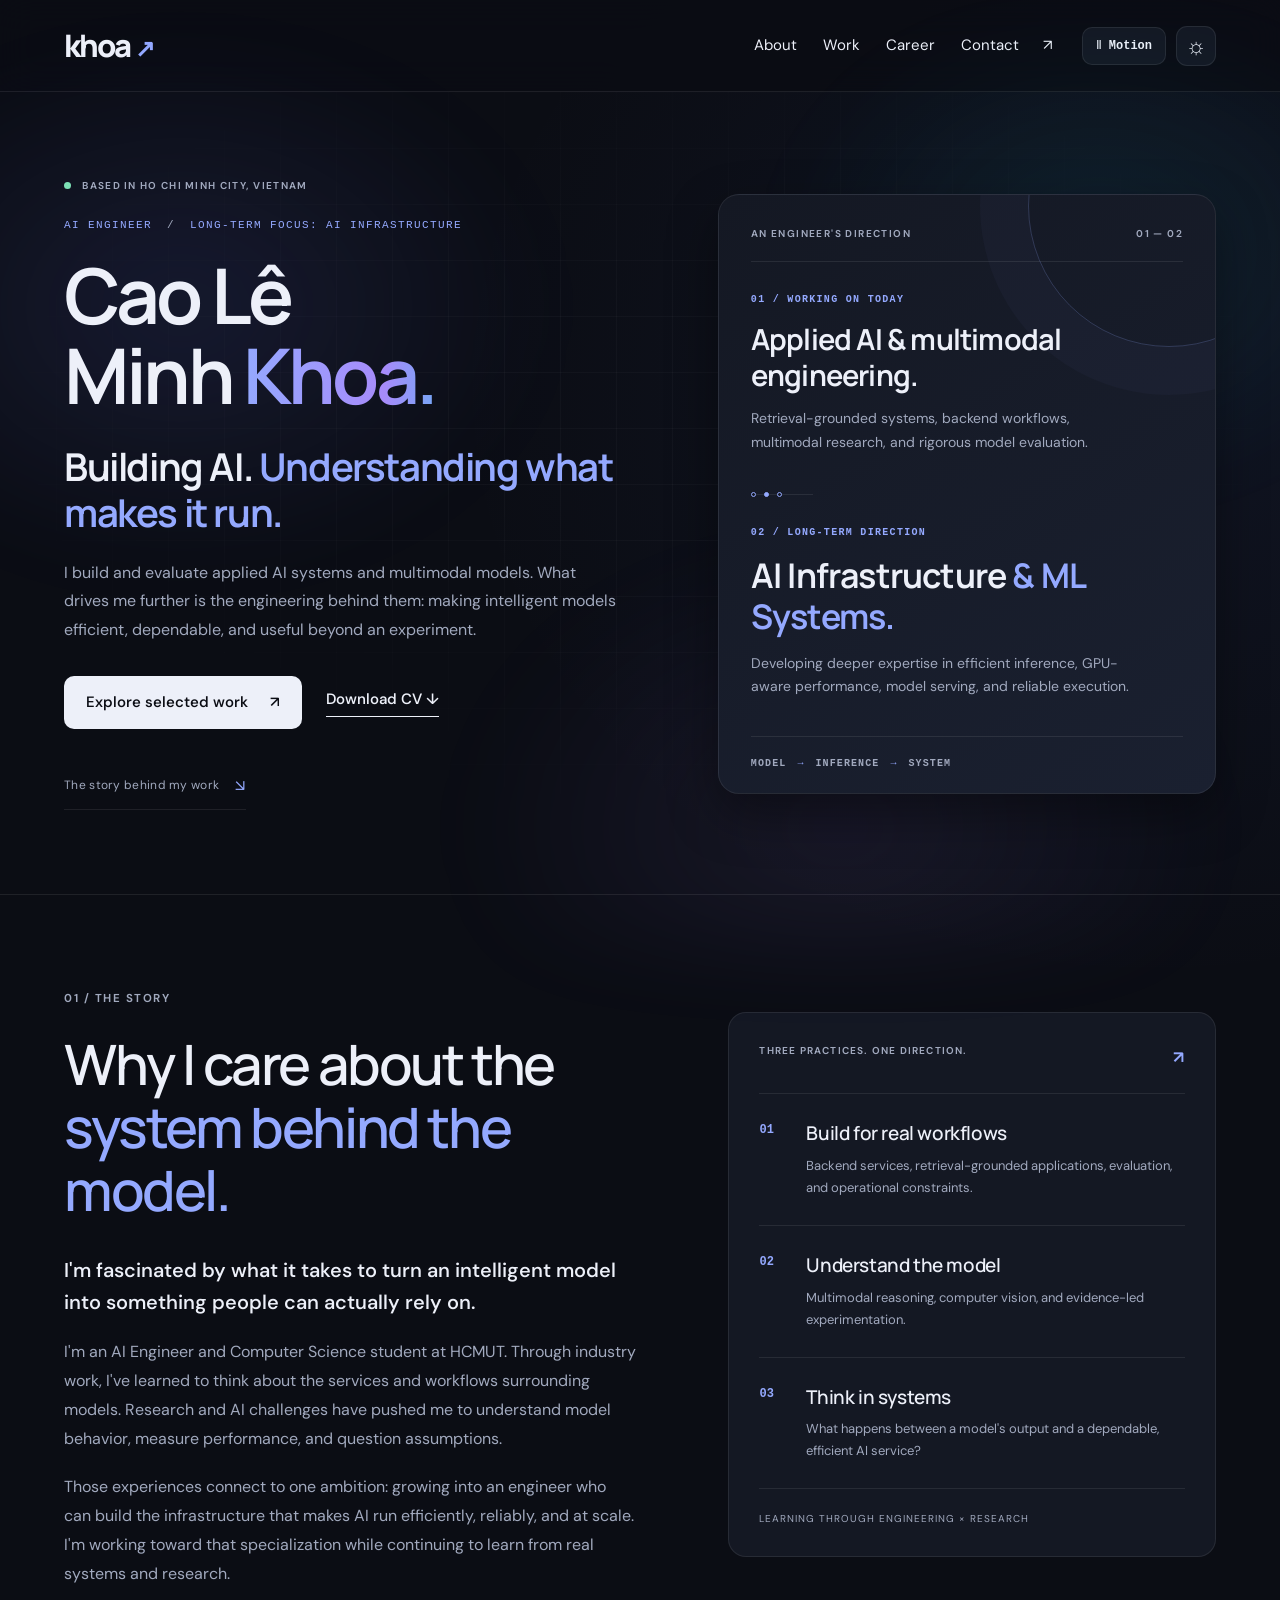
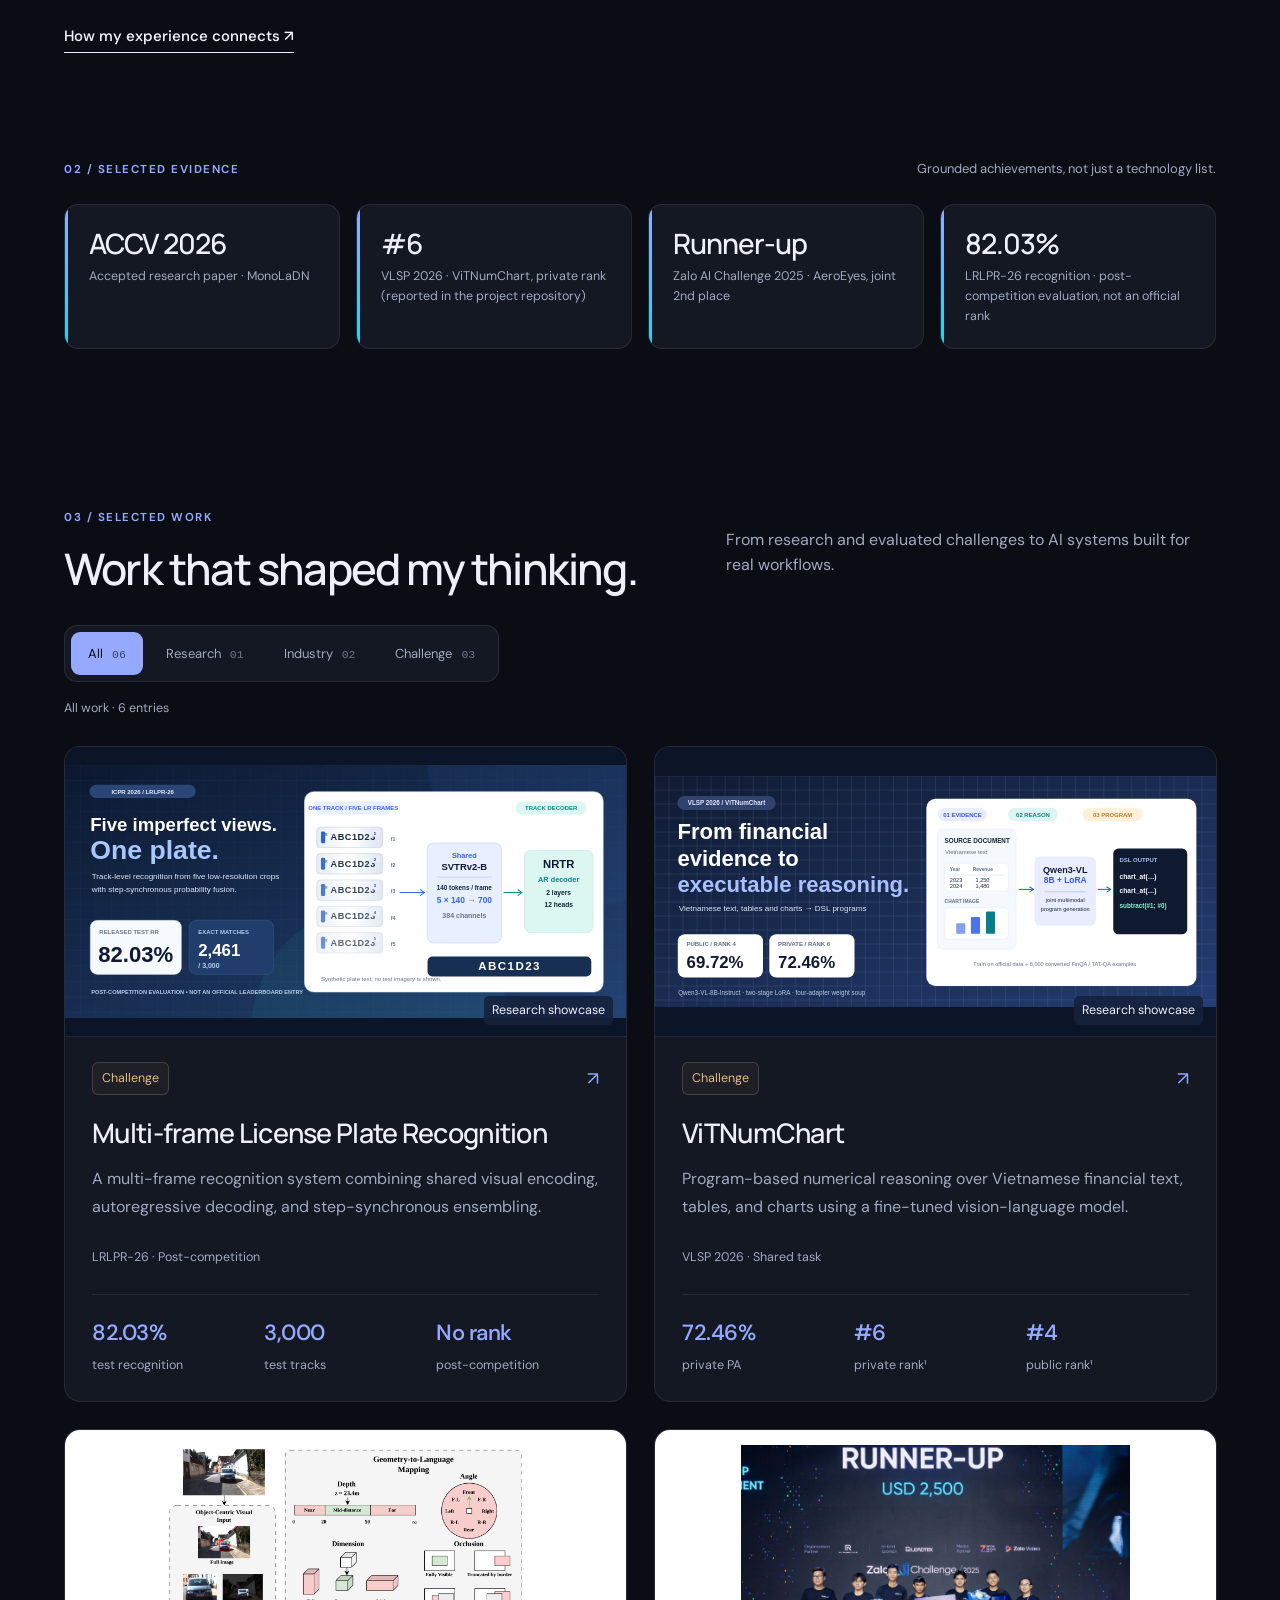
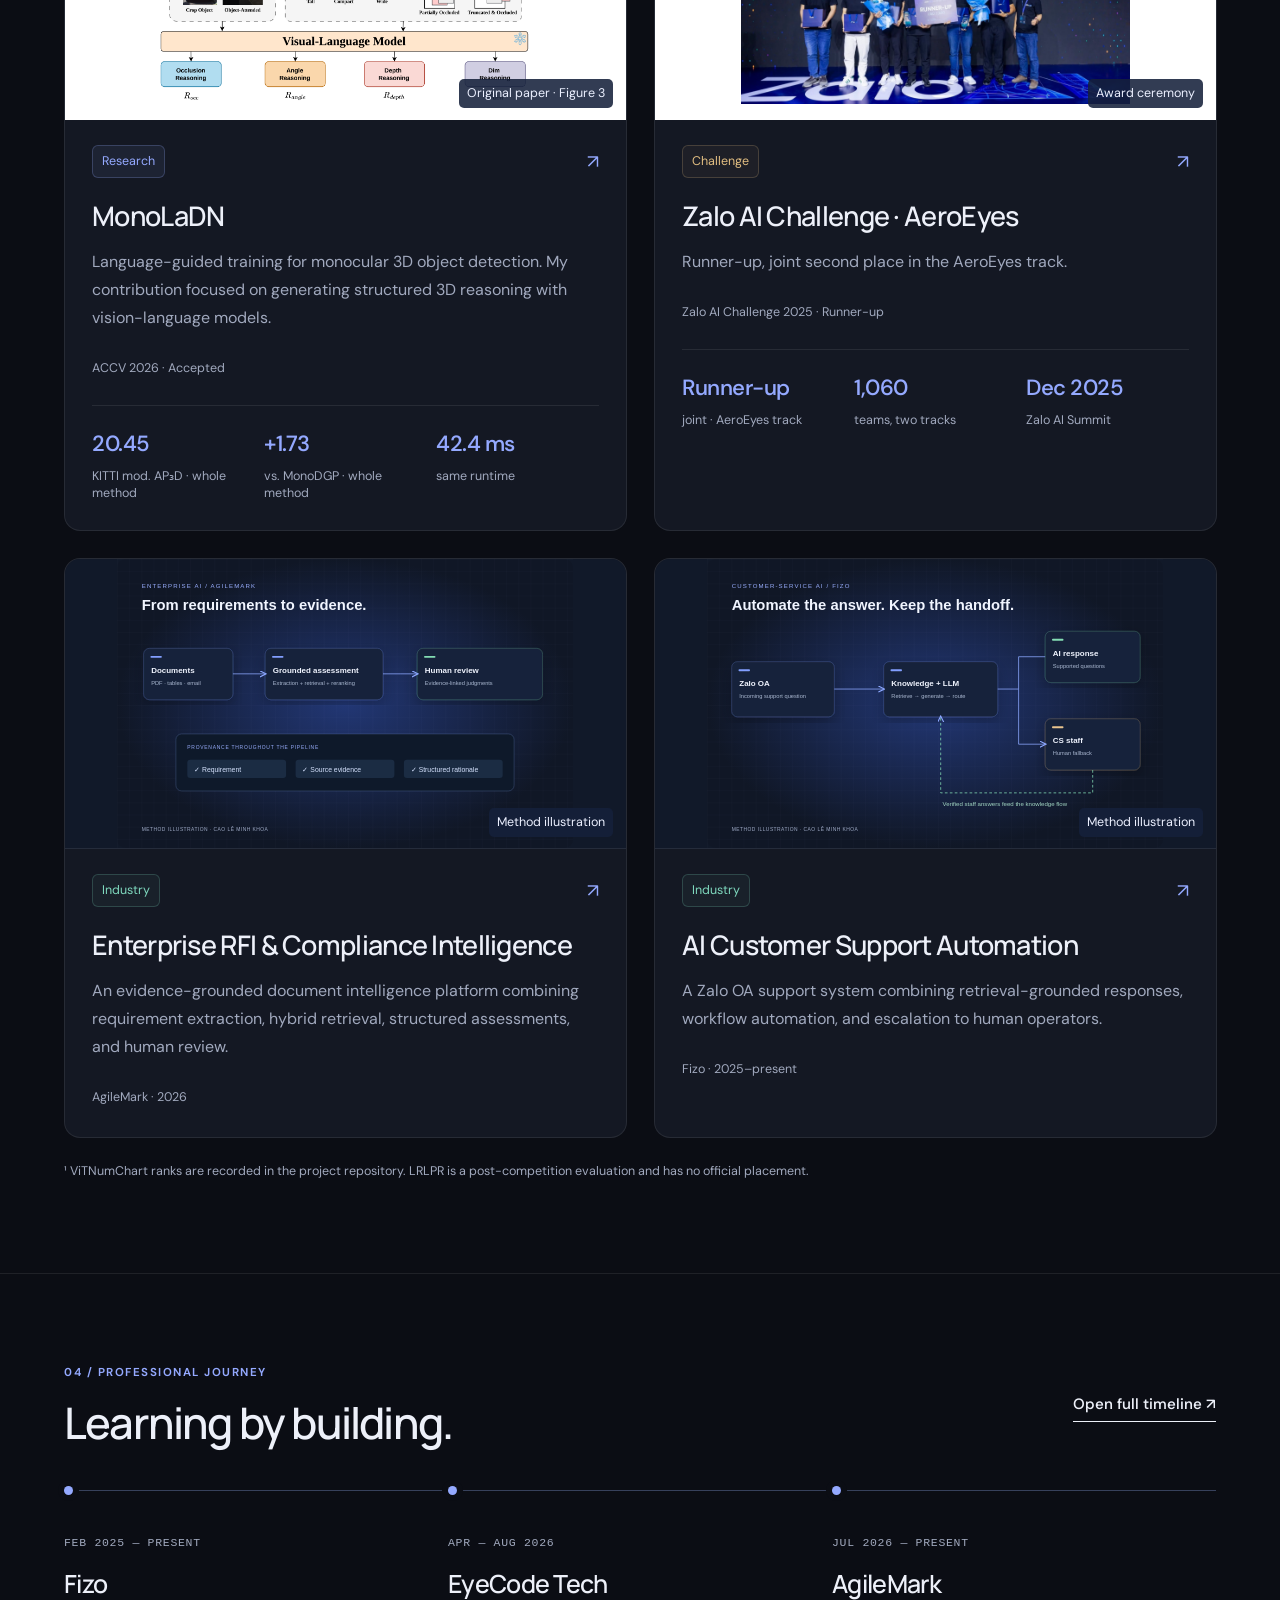
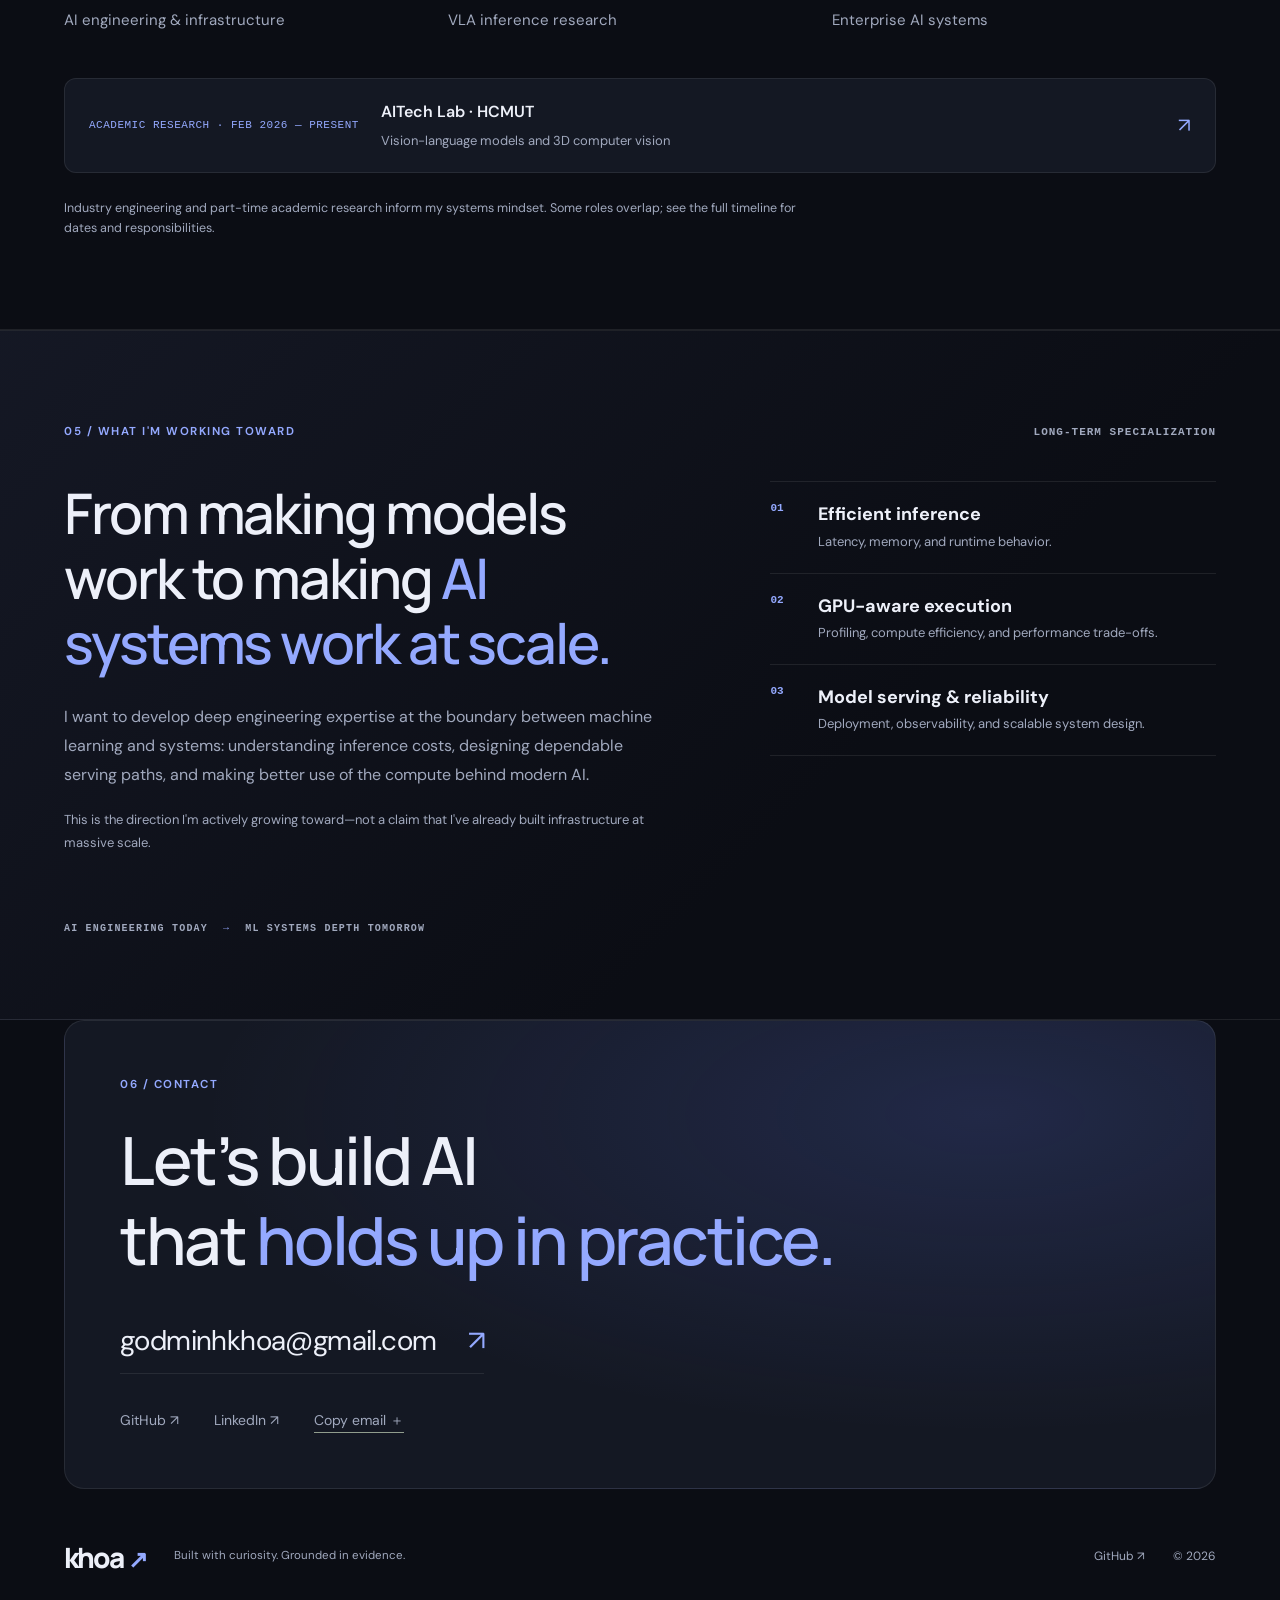
<file: index.html>
<!doctype html><html lang="en"><head><meta charset="utf-8"><meta name="viewport" content="width=device-width, initial-scale=1"><meta name="theme-color" content="#0b0d14"><title>AI Engineer — Cao Lê Minh Khoa</title><meta name="description" content="Cao Lê Minh Khoa is an AI Engineer working across applied AI and multimodal research, with a long-term ambition in AI Infrastructure, efficient inference, and ML Systems."><meta property="og:type" content="website"><meta property="og:site_name" content="Cao Lê Minh Khoa"><meta property="og:title" content="AI Engineer — Cao Lê Minh Khoa"><meta property="og:description" content="AI engineering today, AI Infrastructure and ML Systems tomorrow. Applied systems, multimodal research, and evidence-led work."><meta property="og:url" content="https://khoalearningcode.github.io/"><meta property="og:image" content="https://khoalearningcode.github.io/assets/og-image.png"><meta property="og:image:width" content="1200"><meta property="og:image:height" content="630"><meta property="og:image:alt" content="Cao Lê Minh Khoa — AI Engineer · Reliable AI Systems"><meta name="twitter:card" content="summary_large_image"><meta name="twitter:title" content="AI Engineer — Cao Lê Minh Khoa"><meta name="twitter:description" content="AI engineering today, AI Infrastructure and ML Systems tomorrow. Applied systems, multimodal research, and evidence-led work."><meta name="twitter:image" content="https://khoalearningcode.github.io/assets/og-image.png"><link rel="canonical" href="https://khoalearningcode.github.io/"><link rel="icon" href="assets/favicon.svg" type="image/svg+xml"><link rel="stylesheet" href="assets/site.css?v=10"></head><body><a class="skip" href="#main">Skip to content</a><header><a class="brand" href="index.html" aria-label="Khoa home">khoa<span>↗</span></a><nav aria-label="Main navigation"><a href="index.html#about">About</a><a href="index.html#work">Work</a><a href="career.html">Career</a><a class="nav-contact" href="index.html#contact">Contact <span>↗</span></a></nav><div class="header-tools"><button class="motion-toggle" type="button" aria-pressed="false" aria-label="Pause decorative motion" title="Pause or resume decorative motion">Ⅱ Motion</button><button class="theme-toggle" type="button" aria-label="Switch to light theme" title="Change color theme">☼</button></div></header><main id="main"><section class="hero editorial-hero" aria-labelledby="site-title">
<div class="hero-copy">
<p class="eyebrow"><span class="status-dot"></span> BASED IN HO CHI MINH CITY, VIETNAM</p>
<p class="role-label">AI ENGINEER <span class="role-separator">/</span> LONG-TERM FOCUS: AI INFRASTRUCTURE</p>
<h1 id="site-title">Cao Lê<br>Minh <em>Khoa.</em></h1>
<h2 class="hero-thesis">Building AI. <span>Understanding what makes it run.</span></h2>
<p class="intro">I build and evaluate applied AI systems and multimodal models. What drives me further is the engineering behind them: making intelligent models efficient, dependable, and useful beyond an experiment.</p>
<div class="hero-actions"><a class="button" href="#work">Explore selected work <span>↗</span></a><a class="text-link" href="assets/Cao-Le-Minh-Khoa-CV.pdf" target="_blank" rel="noopener">Download CV ↓</a></div>
<a class="hero-story-link" href="#about">The story behind my work <span aria-hidden="true">↘</span></a>
</div>
<aside class="hero-compass" aria-label="Current work and long-term direction">
<div class="compass-top"><span>AN ENGINEER'S DIRECTION</span><span aria-hidden="true">01 — 02</span></div>
<div class="compass-phase"><p class="compass-index">01 / WORKING ON TODAY</p><h3>Applied AI &amp; multimodal engineering.</h3><p>Retrieval-grounded systems, backend workflows, multimodal research, and rigorous model evaluation.</p></div>
<div class="compass-connector" aria-hidden="true"><span></span><span></span><span></span></div>
<div class="compass-phase compass-future"><p class="compass-index">02 / LONG-TERM DIRECTION</p><h3>AI Infrastructure <span>&amp; ML Systems.</span></h3><p>Developing deeper expertise in efficient inference, GPU-aware performance, model serving, and reliable execution.</p></div>
<div class="compass-end"><span>MODEL</span><span aria-hidden="true">→</span><span>INFERENCE</span><span aria-hidden="true">→</span><span>SYSTEM</span></div>
</aside>
</section><section class="story-section section" id="about" aria-labelledby="story-title">
<div class="story-intro"><p class="eyebrow">01 / THE STORY</p><h2 id="story-title">Why I care about the <em>system behind the model.</em></h2>
<p class="story-lead">I'm fascinated by what it takes to turn an intelligent model into something people can actually rely on.</p>
<p>I'm an AI Engineer and Computer Science student at HCMUT. Through industry work, I've learned to think about the services and workflows surrounding models. Research and AI challenges have pushed me to understand model behavior, measure performance, and question assumptions.</p>
<p>Those experiences connect to one ambition: growing into an engineer who can build the infrastructure that makes AI run efficiently, reliably, and at scale. I'm working toward that specialization while continuing to learn from real systems and research.</p>
<a class="text-link" href="career.html">How my experience connects ↗</a></div>
<div class="story-path" aria-label="The three practices connecting my work">
<div class="story-path-top"><span>THREE PRACTICES. ONE DIRECTION.</span><span aria-hidden="true">↗</span></div>
<div class="story-step"><span>01</span><div><h3>Build for real workflows</h3><p>Backend services, retrieval-grounded applications, evaluation, and operational constraints.</p></div></div>
<div class="story-step"><span>02</span><div><h3>Understand the model</h3><p>Multimodal reasoning, computer vision, and evidence-led experimentation.</p></div></div>
<div class="story-step"><span>03</span><div><h3>Think in systems</h3><p>What happens between a model's output and a dependable, efficient AI service?</p></div></div>
<div class="story-path-foot">LEARNING THROUGH ENGINEERING × RESEARCH</div>
</div></section><div class="evidence-heading"><p class="eyebrow">02 / SELECTED EVIDENCE</p><p>Grounded achievements, not just a technology list.</p></div><section class="proof-strip" aria-label="Highlights"><div><strong>ACCV 2026</strong><span>Accepted research paper · MonoLaDN</span></div><div><strong>#6</strong><span>VLSP 2026 · ViTNumChart, private rank (reported in the project repository)</span></div><div><strong>Runner-up</strong><span><a href="projects/aeroeyes.html">Zalo AI Challenge 2025 · AeroEyes, joint 2nd place</a></span></div><div><strong>82.03%</strong><span>LRLPR-26 recognition · post-competition evaluation, not an official rank</span></div></section><section class="section work-hub" id="work"><div class="section-heading"><div><p class="eyebrow">03 / SELECTED WORK</p><h2>Work that shaped my thinking.</h2></div><p>From research and evaluated challenges to AI systems built for real workflows.</p></div><div class="work-filter-bar" role="group" aria-label="Filter work by activity type"><button type="button" data-filter="all" aria-pressed="true">All<span>06</span></button><button type="button" data-filter="research" aria-pressed="false">Research<span>01</span></button><button type="button" data-filter="industry" aria-pressed="false">Industry<span>02</span></button><button type="button" data-filter="challenge" aria-pressed="false">Challenge<span>03</span></button></div><p class="filter-summary" id="filter-status" role="status">All work · 6 entries</p><div class="activity-grid"><a class="activity-card" data-category="challenge" href="projects/lrlpr.html"><div class="activity-image showcase-cover"><img src="assets/projects/lrlpr-showcase_hero.svg" alt="LRLPR-26 research visual: five low-resolution frames, one plate, 82.03% released-test recognition" loading="lazy"><span>Research showcase</span></div><div class="activity-copy"><p class="activity-meta"><span class="category-pill category-challenge">Challenge</span><span>↗</span></p><h3>Multi-frame License Plate Recognition</h3><p>A multi-frame recognition system combining shared visual encoding, autoregressive decoding, and step-synchronous ensembling.</p><small>LRLPR-26 · Post-competition</small><div class="card-results"><div><strong>82.03%</strong><span>test recognition</span></div><div><strong>3,000</strong><span>test tracks</span></div><div><strong>No rank</strong><span>post-competition</span></div></div></div></a><a class="activity-card" data-category="challenge" href="projects/vitnumchart.html"><div class="activity-image showcase-cover"><img src="assets/projects/vitnumchart-showcase_hero.svg" alt="ViTNumChart research visual: financial text tables and charts to an executable DSL, 72.46% private Program Accuracy" loading="lazy"><span>Research showcase</span></div><div class="activity-copy"><p class="activity-meta"><span class="category-pill category-challenge">Challenge</span><span>↗</span></p><h3>ViTNumChart</h3><p>Program-based numerical reasoning over Vietnamese financial text, tables, and charts using a fine-tuned vision-language model.</p><small>VLSP 2026 · Shared task</small><div class="card-results"><div><strong>72.46%</strong><span>private PA</span></div><div><strong>#6</strong><span>private rank¹</span></div><div><strong>#4</strong><span>public rank¹</span></div></div></div></a><a class="activity-card" data-category="research" href="projects/monoladn.html"><div class="activity-image original-media"><img src="assets/projects/monoladn-fig3.png" alt="MonoLaDN — Original paper · Figure 3" loading="lazy"><span>Original paper · Figure 3</span></div><div class="activity-copy"><p class="activity-meta"><span class="category-pill category-research">Research</span><span>↗</span></p><h3>MonoLaDN</h3><p>Language-guided training for monocular 3D object detection. My contribution focused on generating structured 3D reasoning with vision-language models.</p><small>ACCV 2026 · Accepted</small><div class="card-results"><div><strong>20.45</strong><span>KITTI mod. AP₃D · whole method</span></div><div><strong>+1.73</strong><span>vs. MonoDGP · whole method</span></div><div><strong>42.4 ms</strong><span>same runtime</span></div></div></div></a><a class="activity-card" data-category="challenge" href="projects/aeroeyes.html"><div class="activity-image original-media"><img src="assets/projects/zalo-runner-up.jpg" alt="Zalo AI Challenge 2025 award ceremony: the AeroEyes runner-up team on stage" loading="lazy"><span>Award ceremony</span></div><div class="activity-copy"><p class="activity-meta"><span class="category-pill category-challenge">Challenge</span><span>↗</span></p><h3>Zalo AI Challenge · AeroEyes</h3><p>Runner-up, joint second place in the AeroEyes track.</p><small>Zalo AI Challenge 2025 · Runner-up</small><div class="card-results"><div><strong>Runner-up</strong><span>joint · AeroEyes track</span></div><div><strong>1,060</strong><span>teams, two tracks</span></div><div><strong>Dec 2025</strong><span>Zalo AI Summit</span></div></div></div></a><a class="activity-card" data-category="industry" href="projects/compliance.html"><div class="activity-image "><img src="assets/projects/compliance.svg" alt="RFI & compliance intelligence — Method illustration" loading="lazy"><span>Method illustration</span></div><div class="activity-copy"><p class="activity-meta"><span class="category-pill category-industry">Industry</span><span>↗</span></p><h3>Enterprise RFI &amp; Compliance Intelligence</h3><p>An evidence-grounded document intelligence platform combining requirement extraction, hybrid retrieval, structured assessments, and human review.</p><small>AgileMark · 2026</small></div></a><a class="activity-card" data-category="industry" href="projects/customer-support.html"><div class="activity-image "><img src="assets/projects/support.svg" alt="AI customer support — Method illustration" loading="lazy"><span>Method illustration</span></div><div class="activity-copy"><p class="activity-meta"><span class="category-pill category-industry">Industry</span><span>↗</span></p><h3>AI Customer Support Automation</h3><p>A Zalo OA support system combining retrieval-grounded responses, workflow automation, and escalation to human operators.</p><small>Fizo · 2025–present</small></div></a></div><p class="rank-footnote">¹ ViTNumChart ranks are recorded in the project repository. LRLPR is a post-competition evaluation and has no official placement.</p><div class="work-empty" hidden><p>No work in this category yet.</p></div></section><section class="career-preview section"><div class="section-heading"><div><p class="eyebrow">04 / PROFESSIONAL JOURNEY</p><h2>Learning by building.</h2></div><a class="text-link" href="career.html">Open full timeline ↗</a></div><div class="career-glance"><a href="career.html#fizo"><span>FEB 2025 — PRESENT</span><h3>Fizo</h3><p>AI engineering & infrastructure</p></a><a href="career.html#eyecode"><span>APR — AUG 2026</span><h3>EyeCode Tech</h3><p>VLA inference research</p></a><a href="career.html#agilemark"><span>JUL 2026 — PRESENT</span><h3>AgileMark</h3><p>Enterprise AI systems</p></a></div><a class="research-affiliation" href="career.html#aitech"><span class="research-affiliation-meta">ACADEMIC RESEARCH · FEB 2026 — PRESENT</span><span class="research-affiliation-body"><strong>AITech Lab · HCMUT</strong><small>Vision-language models and 3D computer vision</small></span><span class="research-affiliation-arrow" aria-hidden="true">↗</span></a><p class="timeline-note">Industry engineering and part-time academic research inform my systems mindset. Some roles overlap; see the full timeline for dates and responsibilities.</p></section><section class="direction-section section" id="direction" aria-labelledby="direction-title">
<div class="direction-header"><p class="eyebrow">05 / WHAT I'M WORKING TOWARD</p><span>LONG-TERM SPECIALIZATION</span></div>
<div class="direction-layout"><div class="direction-copy"><h2 id="direction-title">From making models work to making <em>AI systems work at scale.</em></h2>
<p>I want to develop deep engineering expertise at the boundary between machine learning and systems: understanding inference costs, designing dependable serving paths, and making better use of the compute behind modern AI.</p>
<p>This is the direction I'm actively growing toward—not a claim that I've already built infrastructure at massive scale.</p></div>
<div class="direction-topics" aria-label="Areas I want to deepen">
<div><span>01</span><strong>Efficient inference</strong><p>Latency, memory, and runtime behavior.</p></div>
<div><span>02</span><strong>GPU-aware execution</strong><p>Profiling, compute efficiency, and performance trade-offs.</p></div>
<div><span>03</span><strong>Model serving &amp; reliability</strong><p>Deployment, observability, and scalable system design.</p></div>
</div></div>
<div class="direction-bottom"><span>AI ENGINEERING TODAY</span><span aria-hidden="true">→</span><span>ML SYSTEMS DEPTH TOMORROW</span></div>
</section><section class="contact section" id="contact"><p class="eyebrow">06 / CONTACT</p><h2>Let’s build AI<br>that <em>holds up in practice.</em></h2><a class="email-link" href="mailto:godminhkhoa@gmail.com">godminhkhoa@gmail.com <span>↗</span></a><div class="socials"><a href="https://github.com/khoalearningcode" target="_blank" rel="noopener">GitHub ↗</a><a href="https://www.linkedin.com/in/cao-khoa-1b09141b8/" target="_blank" rel="noopener">LinkedIn ↗</a><button id="copy-email" type="button">Copy email <span>＋</span></button><span id="copy-status" role="status"></span></div></section></main><footer><a class="brand" href="index.html">khoa<span>↗</span></a><p>Built with curiosity. Grounded in evidence.</p><a href="https://github.com/khoalearningcode">GitHub ↗</a><span>© 2026</span></footer><a class="to-top" href="#main" aria-label="Back to top">↑</a><dialog class="image-dialog"><button class="close-dialog" aria-label="Close image">×</button><img alt=""><p></p></dialog><script src="assets/main.js?v=13"></script><script src="assets/fx.js?v=2" defer></script></body></html>
</file>
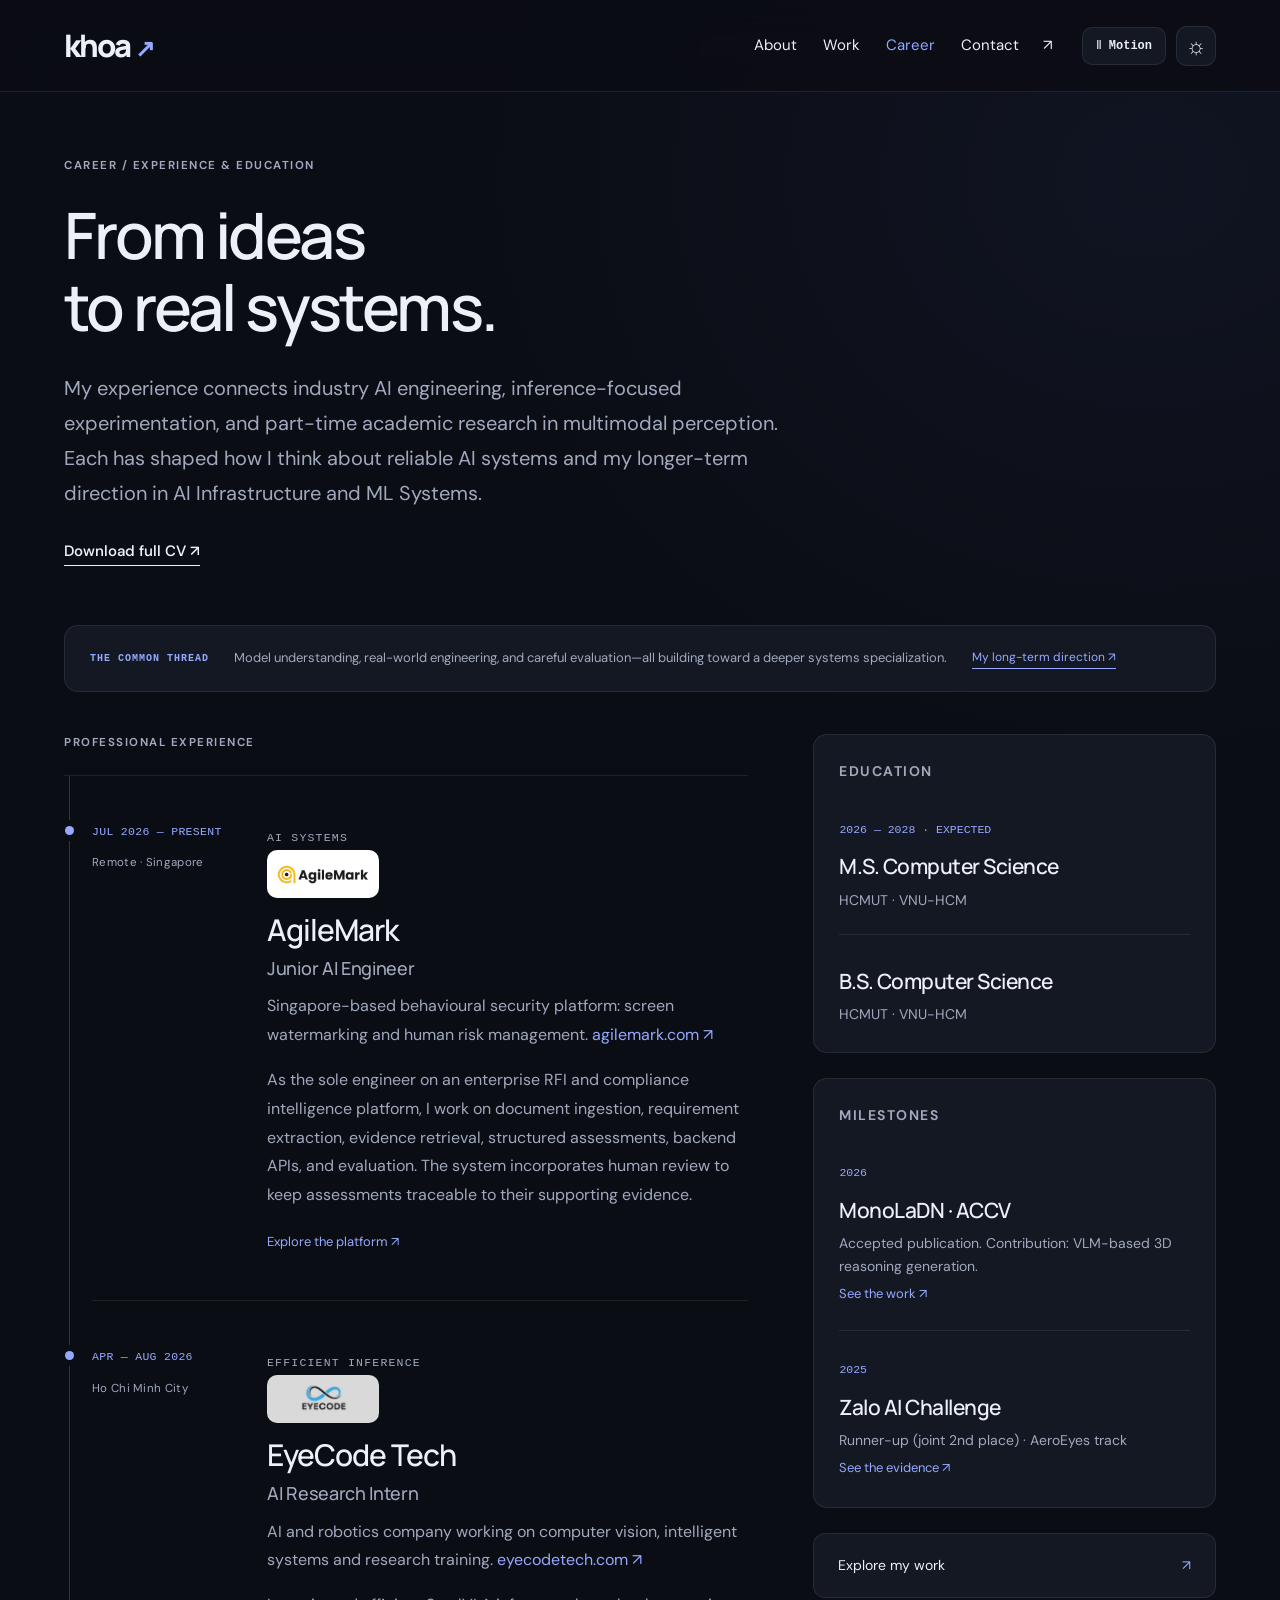
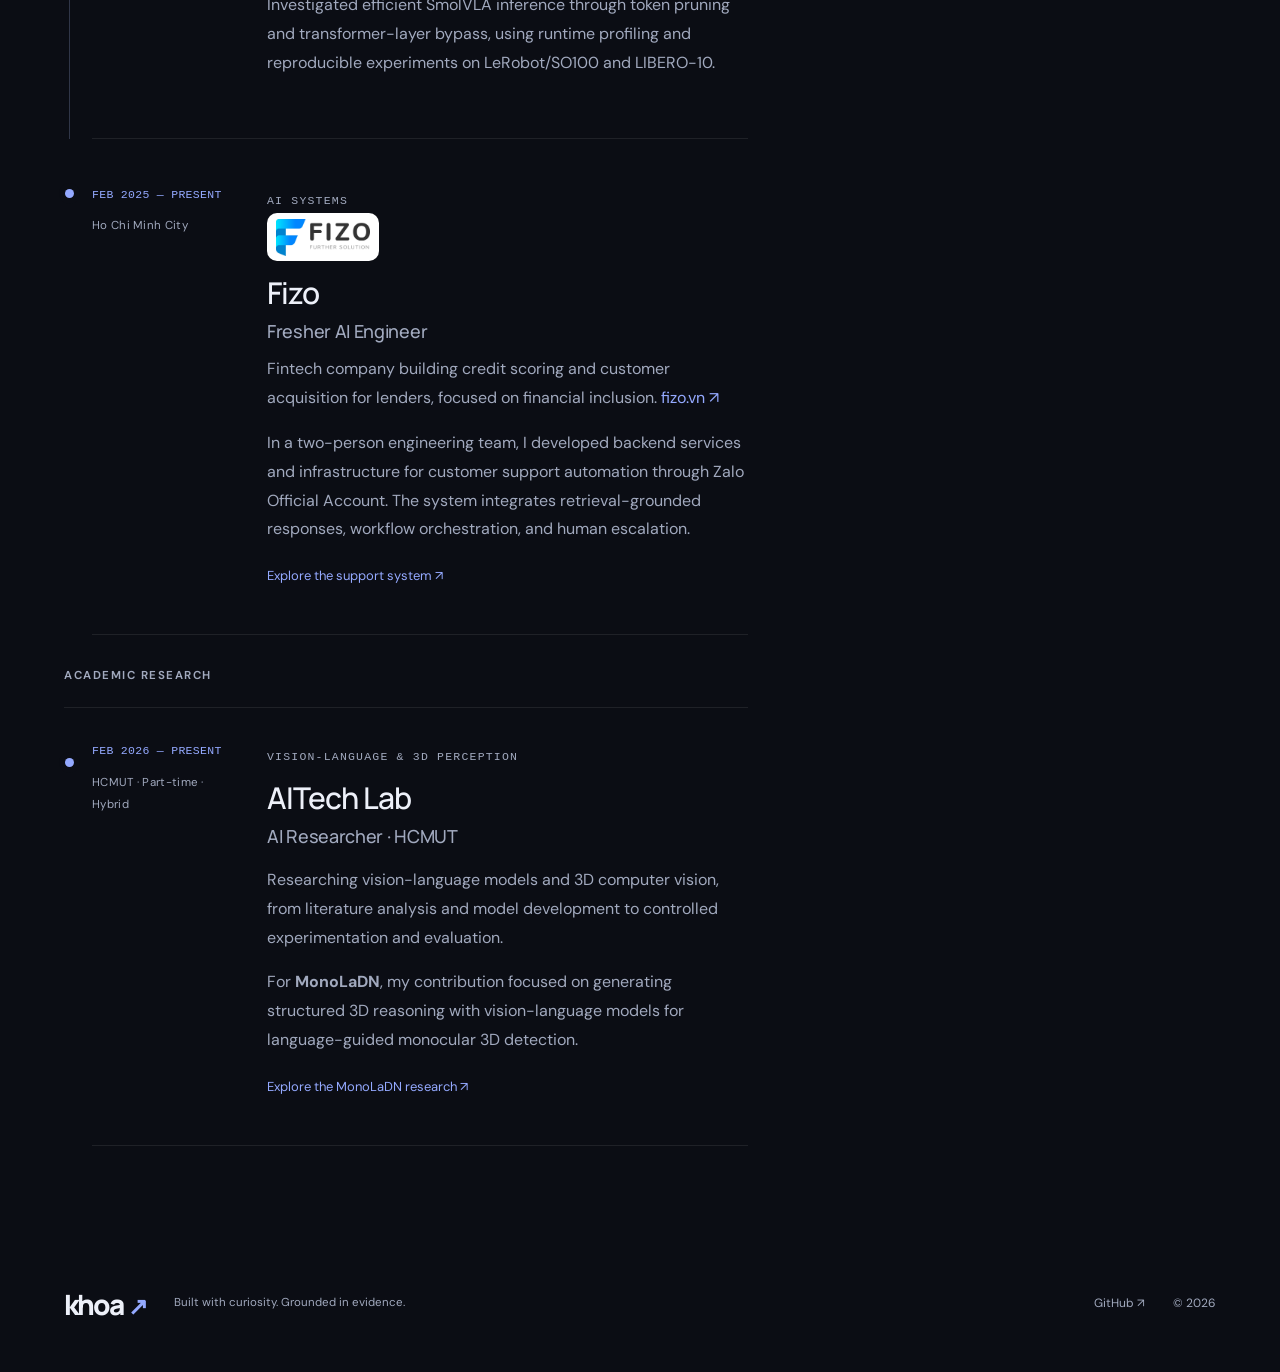
<file: career.html>
<!doctype html><html lang="en"><head><meta charset="utf-8"><meta name="viewport" content="width=device-width, initial-scale=1"><meta name="theme-color" content="#0b0d14"><title>Career — Cao Lê Minh Khoa</title><meta name="description" content="Career timeline of Cao Lê Minh Khoa: AI engineering at AgileMark and Fizo, inference research at EyeCode Tech, and academic research at AITech Lab, HCMUT."><meta property="og:type" content="website"><meta property="og:site_name" content="Cao Lê Minh Khoa"><meta property="og:title" content="Career — Cao Lê Minh Khoa"><meta property="og:description" content="Career timeline of Cao Lê Minh Khoa: AI engineering at AgileMark and Fizo, inference research at EyeCode Tech, and academic research at AITech Lab, HCMUT."><meta property="og:url" content="https://khoalearningcode.github.io/career.html"><meta property="og:image" content="https://khoalearningcode.github.io/assets/og-image.png"><meta property="og:image:width" content="1200"><meta property="og:image:height" content="630"><meta property="og:image:alt" content="Cao Lê Minh Khoa — AI Engineer · Reliable AI Systems"><meta name="twitter:card" content="summary_large_image"><meta name="twitter:title" content="Career — Cao Lê Minh Khoa"><meta name="twitter:description" content="Career timeline of Cao Lê Minh Khoa: AI engineering at AgileMark and Fizo, inference research at EyeCode Tech, and academic research at AITech Lab, HCMUT."><meta name="twitter:image" content="https://khoalearningcode.github.io/assets/og-image.png"><link rel="canonical" href="https://khoalearningcode.github.io/career.html"><link rel="icon" href="assets/favicon.svg" type="image/svg+xml"><link rel="stylesheet" href="assets/site.css?v=10"></head><body><a class="skip" href="#main">Skip to content</a><header><a class="brand" href="index.html" aria-label="Khoa home">khoa<span>↗</span></a><nav aria-label="Main navigation"><a href="index.html#about">About</a><a href="index.html#work">Work</a><a href="career.html">Career</a><a class="nav-contact" href="index.html#contact">Contact <span>↗</span></a></nav><div class="header-tools"><button class="motion-toggle" type="button" aria-pressed="false" aria-label="Pause decorative motion" title="Pause or resume decorative motion">Ⅱ Motion</button><button class="theme-toggle" type="button" aria-label="Switch to light theme" title="Change color theme">☼</button></div></header><main id="main" class="career-main"><section class="page-intro"><p class="eyebrow">CAREER / EXPERIENCE & EDUCATION</p><h1>From ideas<br>to real systems.</h1><p>My experience connects industry AI engineering, inference-focused experimentation, and part-time academic research in multimodal perception. Each has shaped how I think about reliable AI systems and my longer-term direction in AI Infrastructure and ML Systems.</p><a class="text-link" href="assets/Cao-Le-Minh-Khoa-CV.pdf" target="_blank" rel="noopener">Download full CV ↗</a></section><div class="career-bridge"><span>THE COMMON THREAD</span><p>Model understanding, real-world engineering, and careful evaluation—all building toward a deeper systems specialization.</p><a href="index.html#direction">My long-term direction ↗</a></div><div class="career-columns"><section class="career-lane"><p class="eyebrow lane-title">PROFESSIONAL EXPERIENCE</p><article class="timeline-entry" id="agilemark"><div class="timeline-date">JUL 2026 — PRESENT<span>Remote · Singapore</span></div><div><span class="entry-kind">AI SYSTEMS</span><span class="company-logo" style="--logo-bg:#ffffff"><img src="assets/logos/agilemark.png" alt="" width="531" height="176" loading="lazy"></span><h2>AgileMark</h2><h3>Junior AI Engineer</h3><p class="company-note">Singapore-based behavioural security platform: screen watermarking and human risk management. <a href="https://www.agilemark.com/" target="_blank" rel="noopener">agilemark.com ↗</a></p><p>As the sole engineer on an enterprise RFI and compliance intelligence platform, I work on document ingestion, requirement extraction, evidence retrieval, structured assessments, backend APIs, and evaluation. The system incorporates human review to keep assessments traceable to their supporting evidence.</p><a href="projects/compliance.html">Explore the platform ↗</a></div></article><article class="timeline-entry" id="eyecode"><div class="timeline-date">APR — AUG 2026<span>Ho Chi Minh City</span></div><div><span class="entry-kind">EFFICIENT INFERENCE</span><span class="company-logo" style="--logo-bg:#d9d9d9"><img src="assets/logos/eyecode.jpg" alt="" width="429" height="310" loading="lazy"></span><h2>EyeCode Tech</h2><h3>AI Research Intern</h3><p class="company-note">AI and robotics company working on computer vision, intelligent systems and research training. <a href="https://eyecodetech.com/" target="_blank" rel="noopener">eyecodetech.com ↗</a></p><p>Investigated efficient SmolVLA inference through token pruning and transformer-layer bypass, using runtime profiling and reproducible experiments on LeRobot/SO100 and LIBERO-10.</p></div></article><article class="timeline-entry" id="fizo"><div class="timeline-date">FEB 2025 — PRESENT<span>Ho Chi Minh City</span></div><div><span class="entry-kind">AI SYSTEMS</span><span class="company-logo" style="--logo-bg:#ffffff"><img src="assets/logos/fizo.jpg" alt="" width="1000" height="398" loading="lazy"></span><h2>Fizo</h2><h3>Fresher AI Engineer</h3><p class="company-note">Fintech company building credit scoring and customer acquisition for lenders, focused on financial inclusion. <a href="https://fizo.vn/" target="_blank" rel="noopener">fizo.vn ↗</a></p><p>In a two-person engineering team, I developed backend services and infrastructure for customer support automation through Zalo Official Account. The system integrates retrieval-grounded responses, workflow orchestration, and human escalation.</p><a href="projects/customer-support.html">Explore the support system ↗</a></div></article><section class="academic-research" aria-labelledby="academic-research-title"><p class="eyebrow lane-title" id="academic-research-title">ACADEMIC RESEARCH</p><article class="timeline-entry" id="aitech"><div class="timeline-date">FEB 2026 — PRESENT<span>HCMUT · Part-time · Hybrid</span></div><div><span class="entry-kind">VISION-LANGUAGE &amp; 3D PERCEPTION</span><h2>AITech Lab</h2><h3>AI Researcher · HCMUT</h3><p>Researching vision-language models and 3D computer vision, from literature analysis and model development to controlled experimentation and evaluation.</p><p>For <strong>MonoLaDN</strong>, my contribution focused on generating structured 3D reasoning with vision-language models for language-guided monocular 3D detection.</p><a href="projects/monoladn.html">Explore the MonoLaDN research ↗</a></div></article></section></section><aside class="career-sidebar"><section class="career-panel"><p class="eyebrow">EDUCATION</p><article><span>2026 — 2028 · EXPECTED</span><h3>M.S. Computer Science</h3><p>HCMUT · VNU-HCM</p></article><article><h3>B.S. Computer Science</h3><p>HCMUT · VNU-HCM</p></article></section><section class="career-panel"><p class="eyebrow">MILESTONES</p><article><span>2026</span><h3>MonoLaDN · ACCV</h3><p>Accepted publication. Contribution: VLM-based 3D reasoning generation.</p><a href="projects/monoladn.html">See the work ↗</a></article><article><span>2025</span><h3>Zalo AI Challenge</h3><p>Runner-up (joint 2nd place) · AeroEyes track</p><a href="projects/aeroeyes.html">See the evidence ↗</a></article></section><a class="channel-next" href="index.html#work">Explore my work <span>↗</span></a></aside></div></main><footer><a class="brand" href="index.html">khoa<span>↗</span></a><p>Built with curiosity. Grounded in evidence.</p><a href="https://github.com/khoalearningcode">GitHub ↗</a><span>© 2026</span></footer><a class="to-top" href="#main" aria-label="Back to top">↑</a><dialog class="image-dialog"><button class="close-dialog" aria-label="Close image">×</button><img alt=""><p></p></dialog><script src="assets/main.js?v=13"></script><script src="assets/fx.js?v=2" defer></script></body></html>
</file>
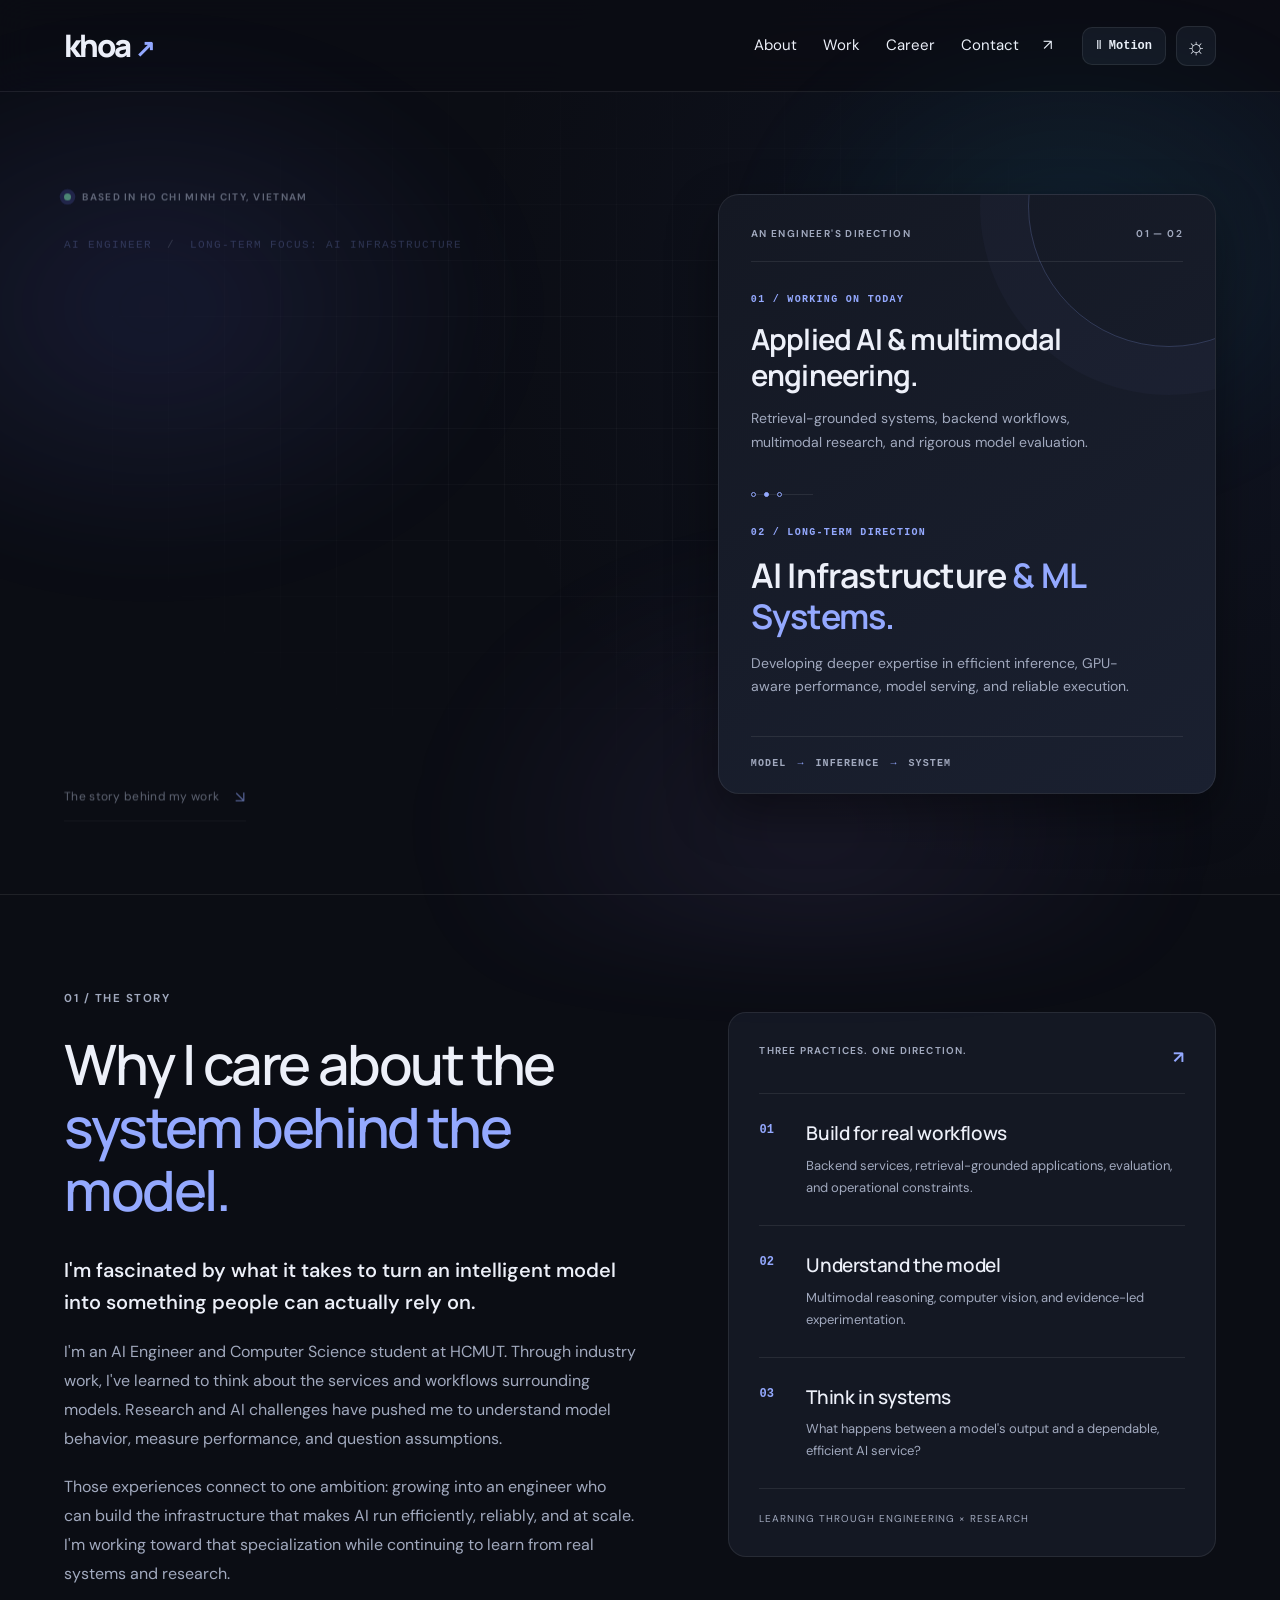
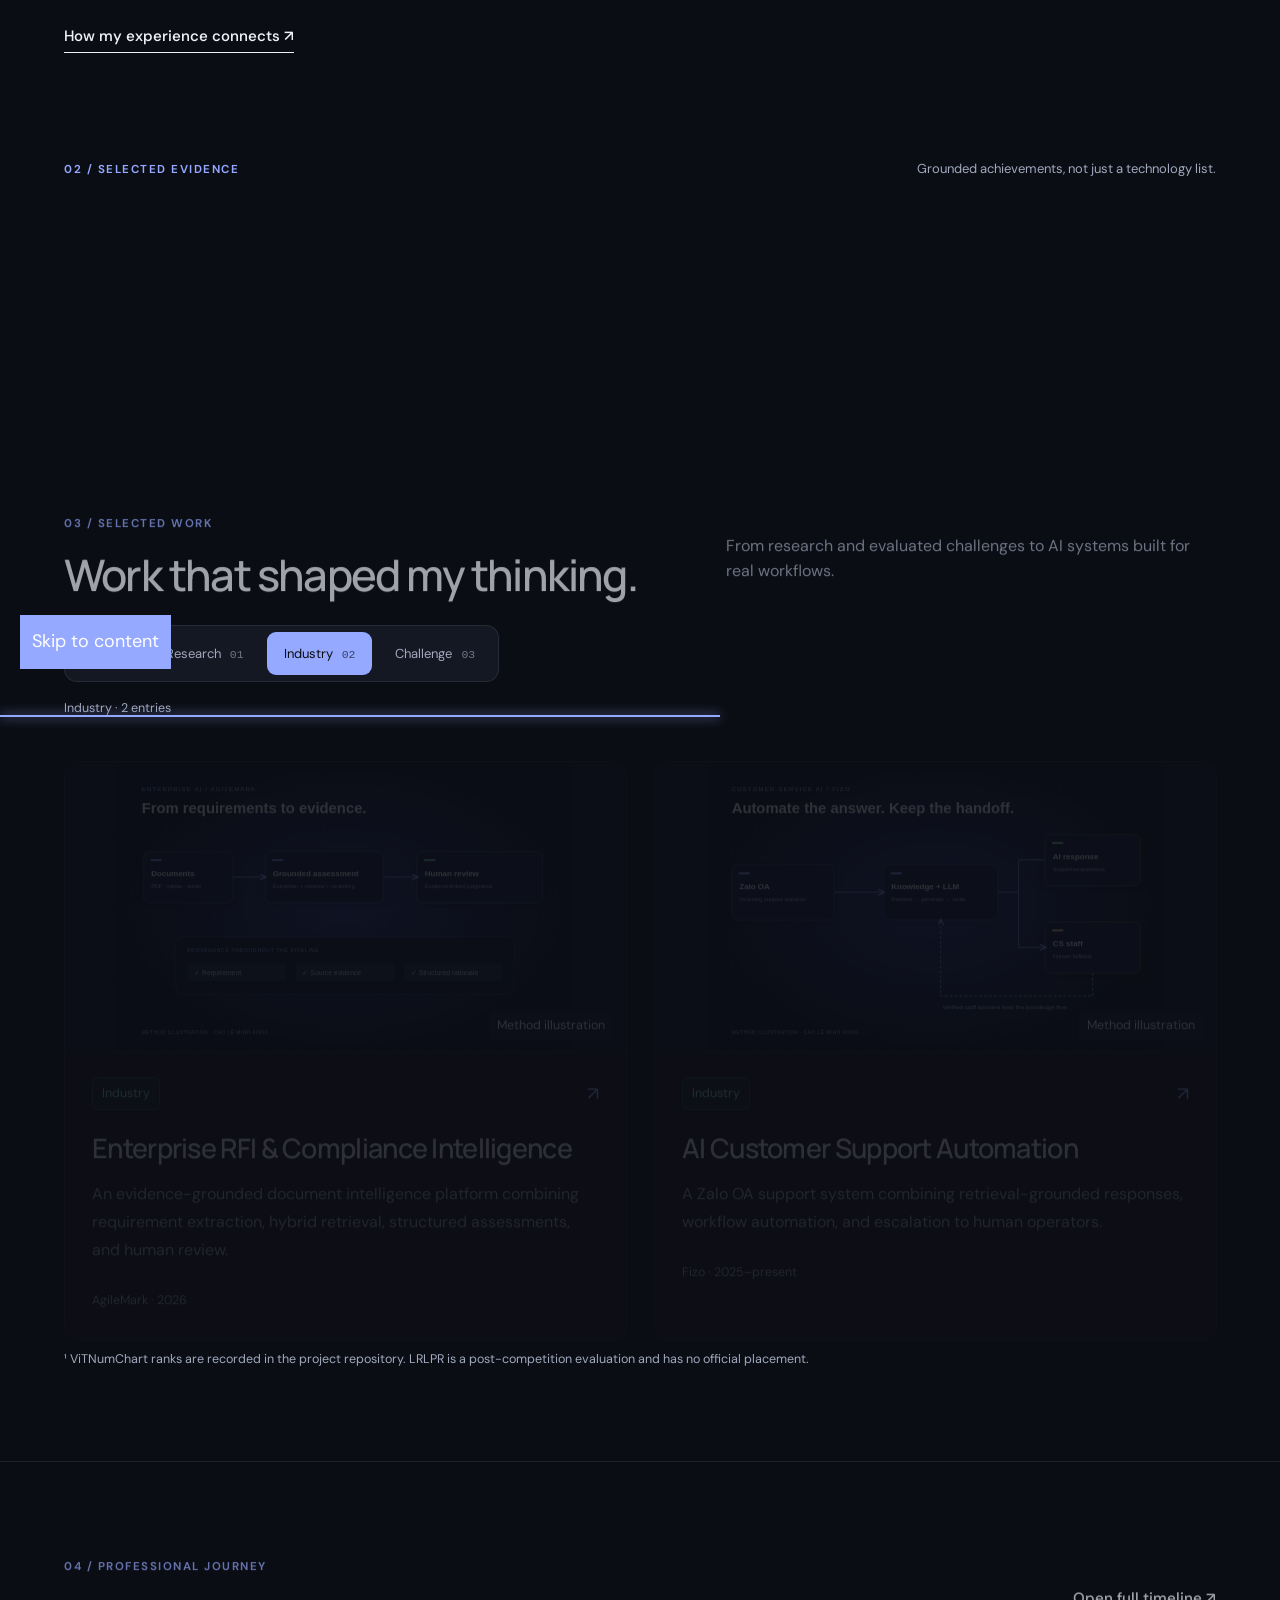
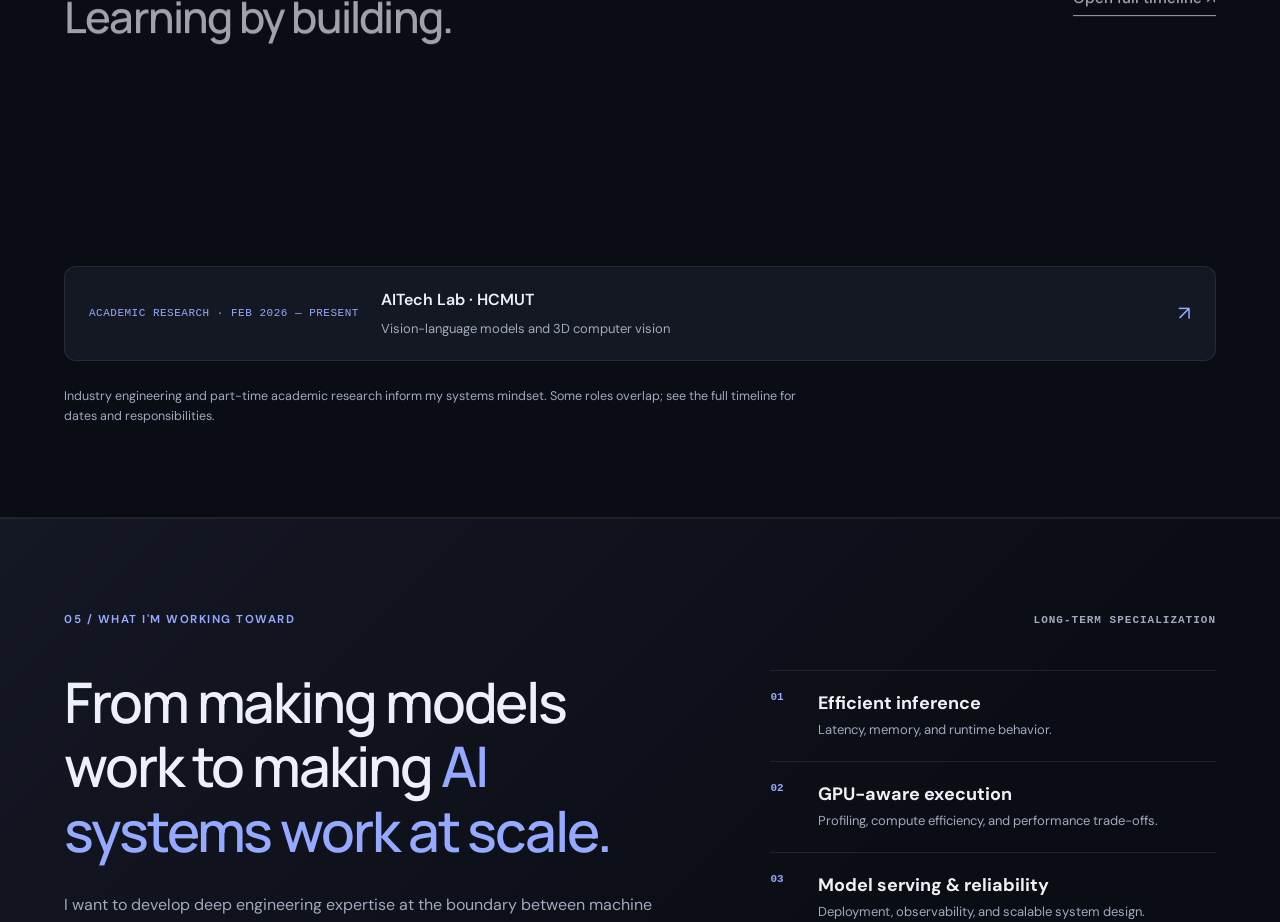
<file: channels/ai-systems.html>
<!doctype html><html lang="en"><head><meta charset="utf-8"><meta http-equiv="refresh" content="0;url=../index.html?filter=industry#work"><meta name="viewport" content="width=device-width,initial-scale=1"><title>Explore work — Khoa</title></head><body><a href="../index.html?filter=industry#work">Explore work by activity</a></body></html>
</file>
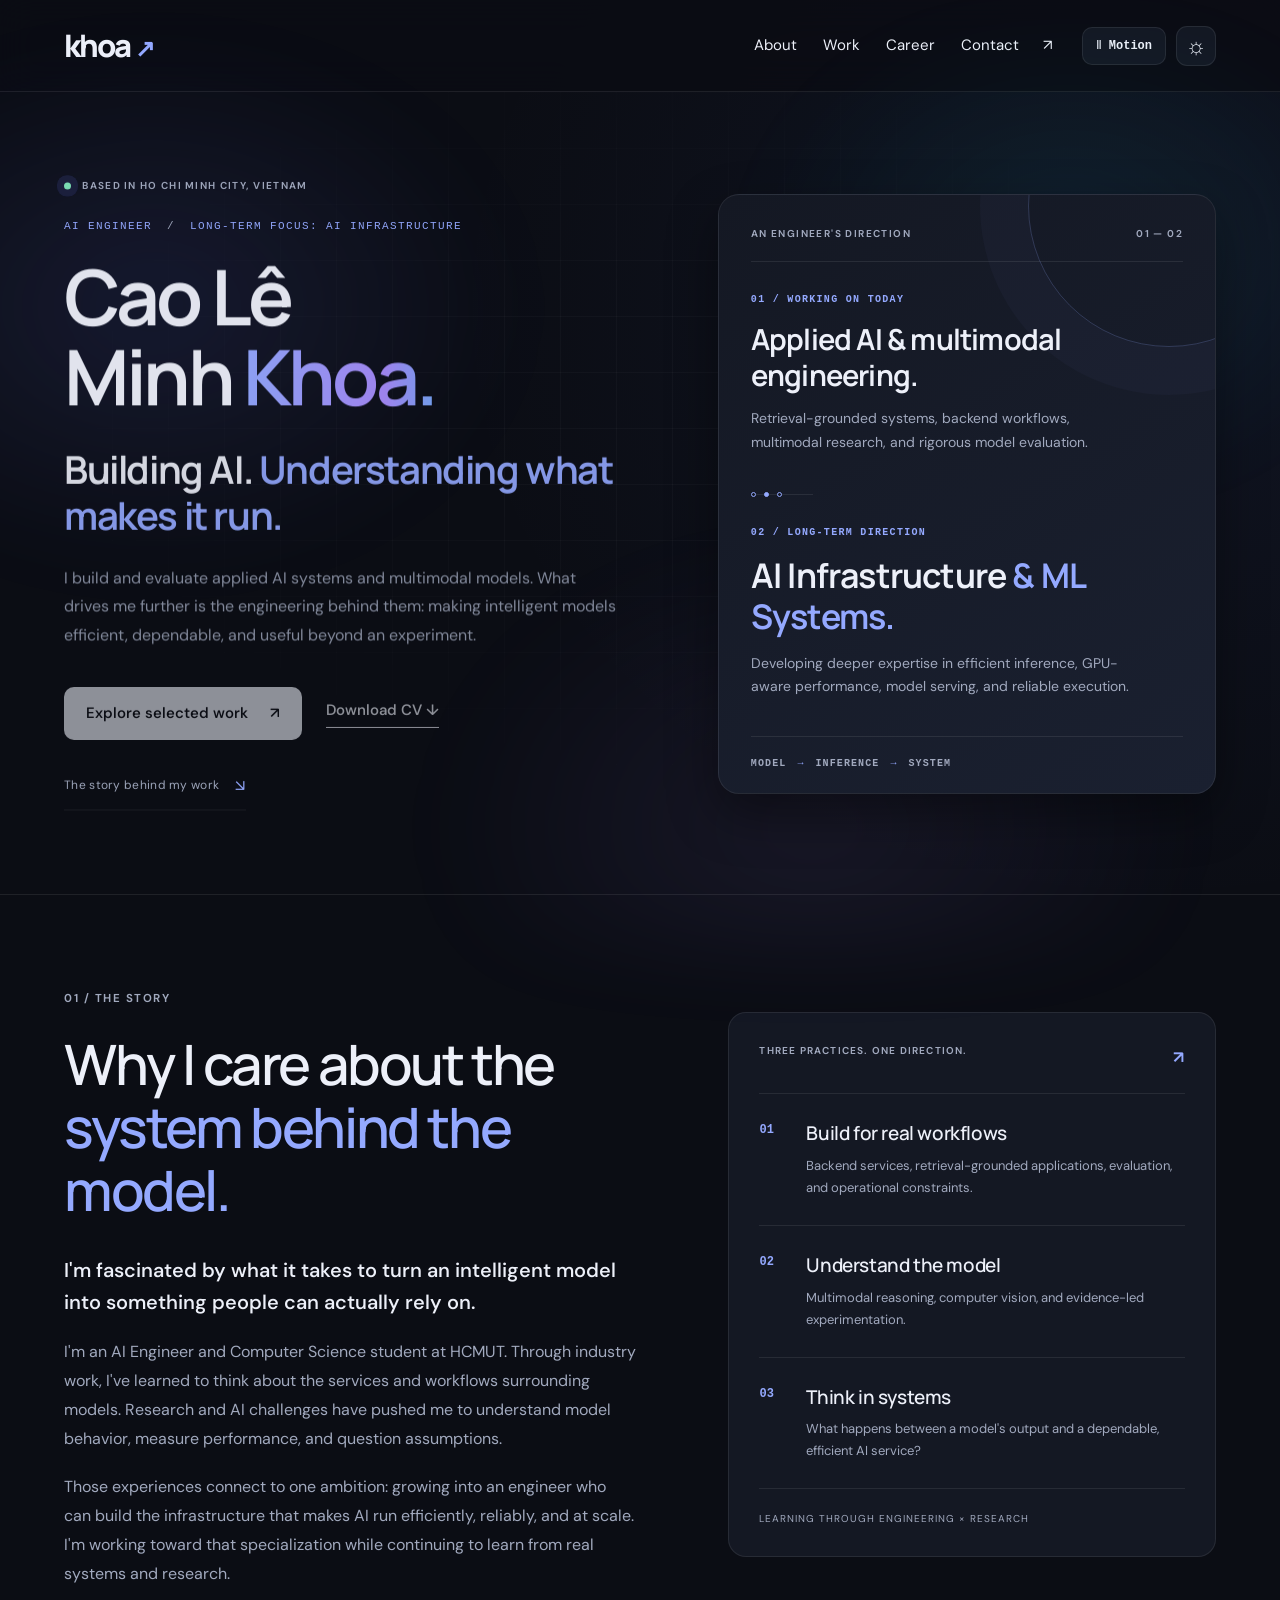
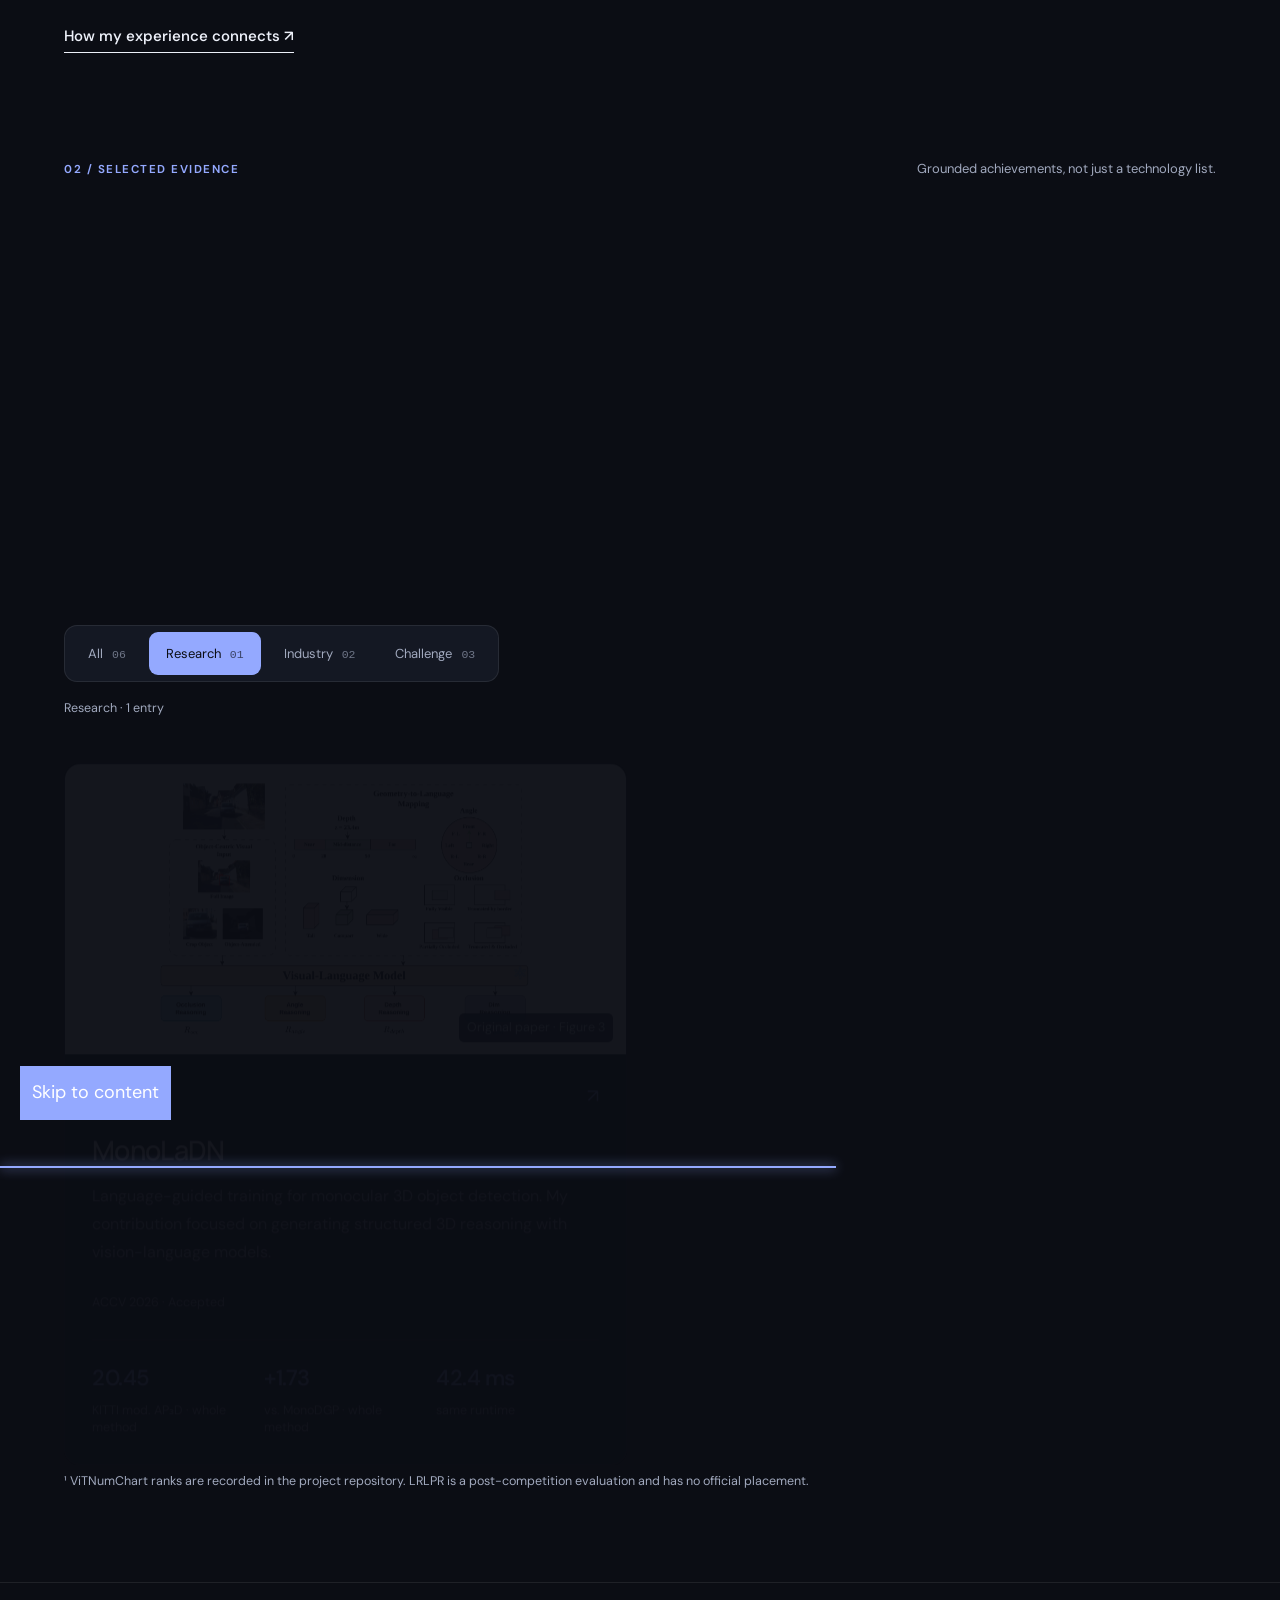
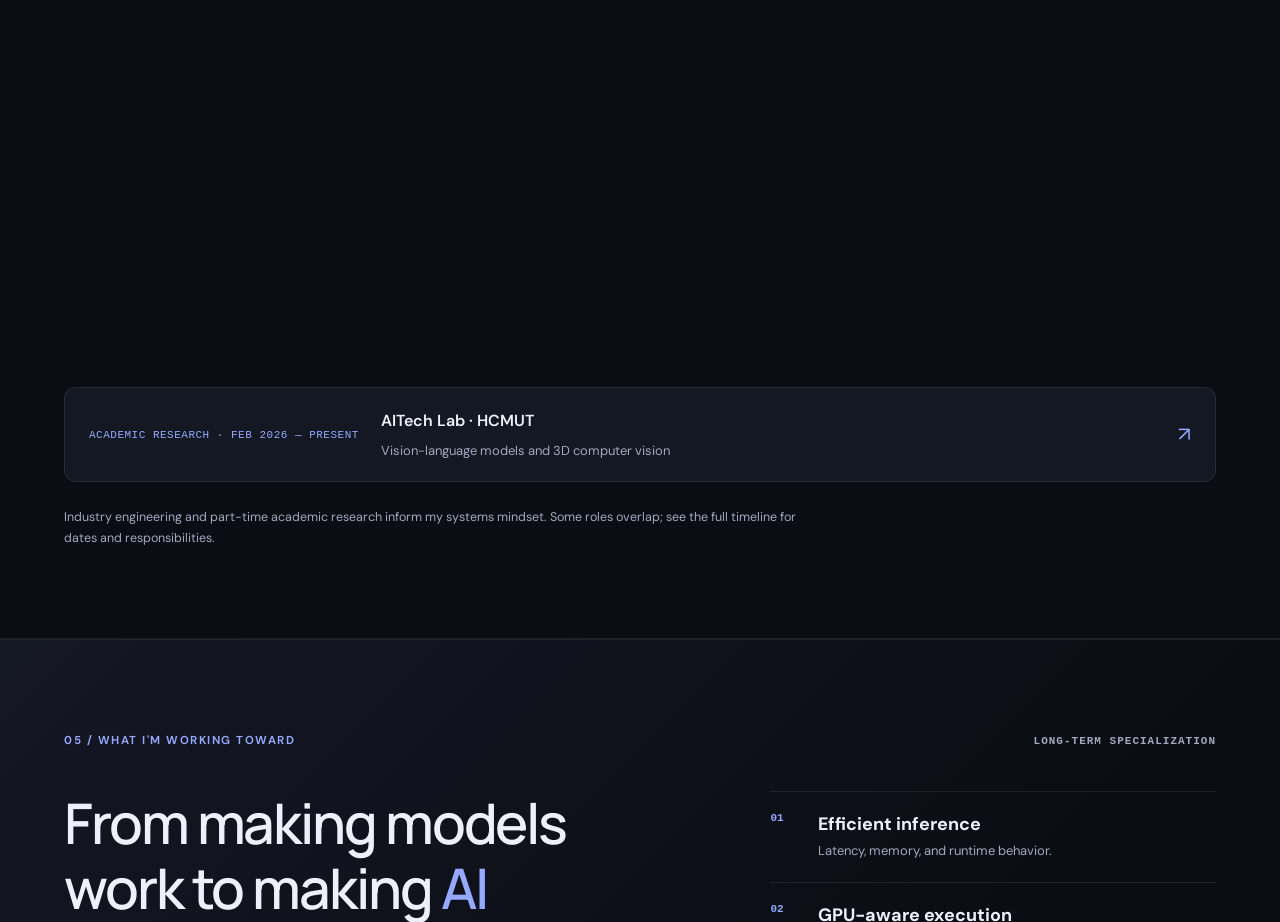
<file: channels/multimodal.html>
<!doctype html><html lang="en"><head><meta charset="utf-8"><meta http-equiv="refresh" content="0;url=../index.html?filter=research#work"><meta name="viewport" content="width=device-width,initial-scale=1"><title>Explore work — Khoa</title></head><body><a href="../index.html?filter=research#work">Explore work by activity</a></body></html>
</file>
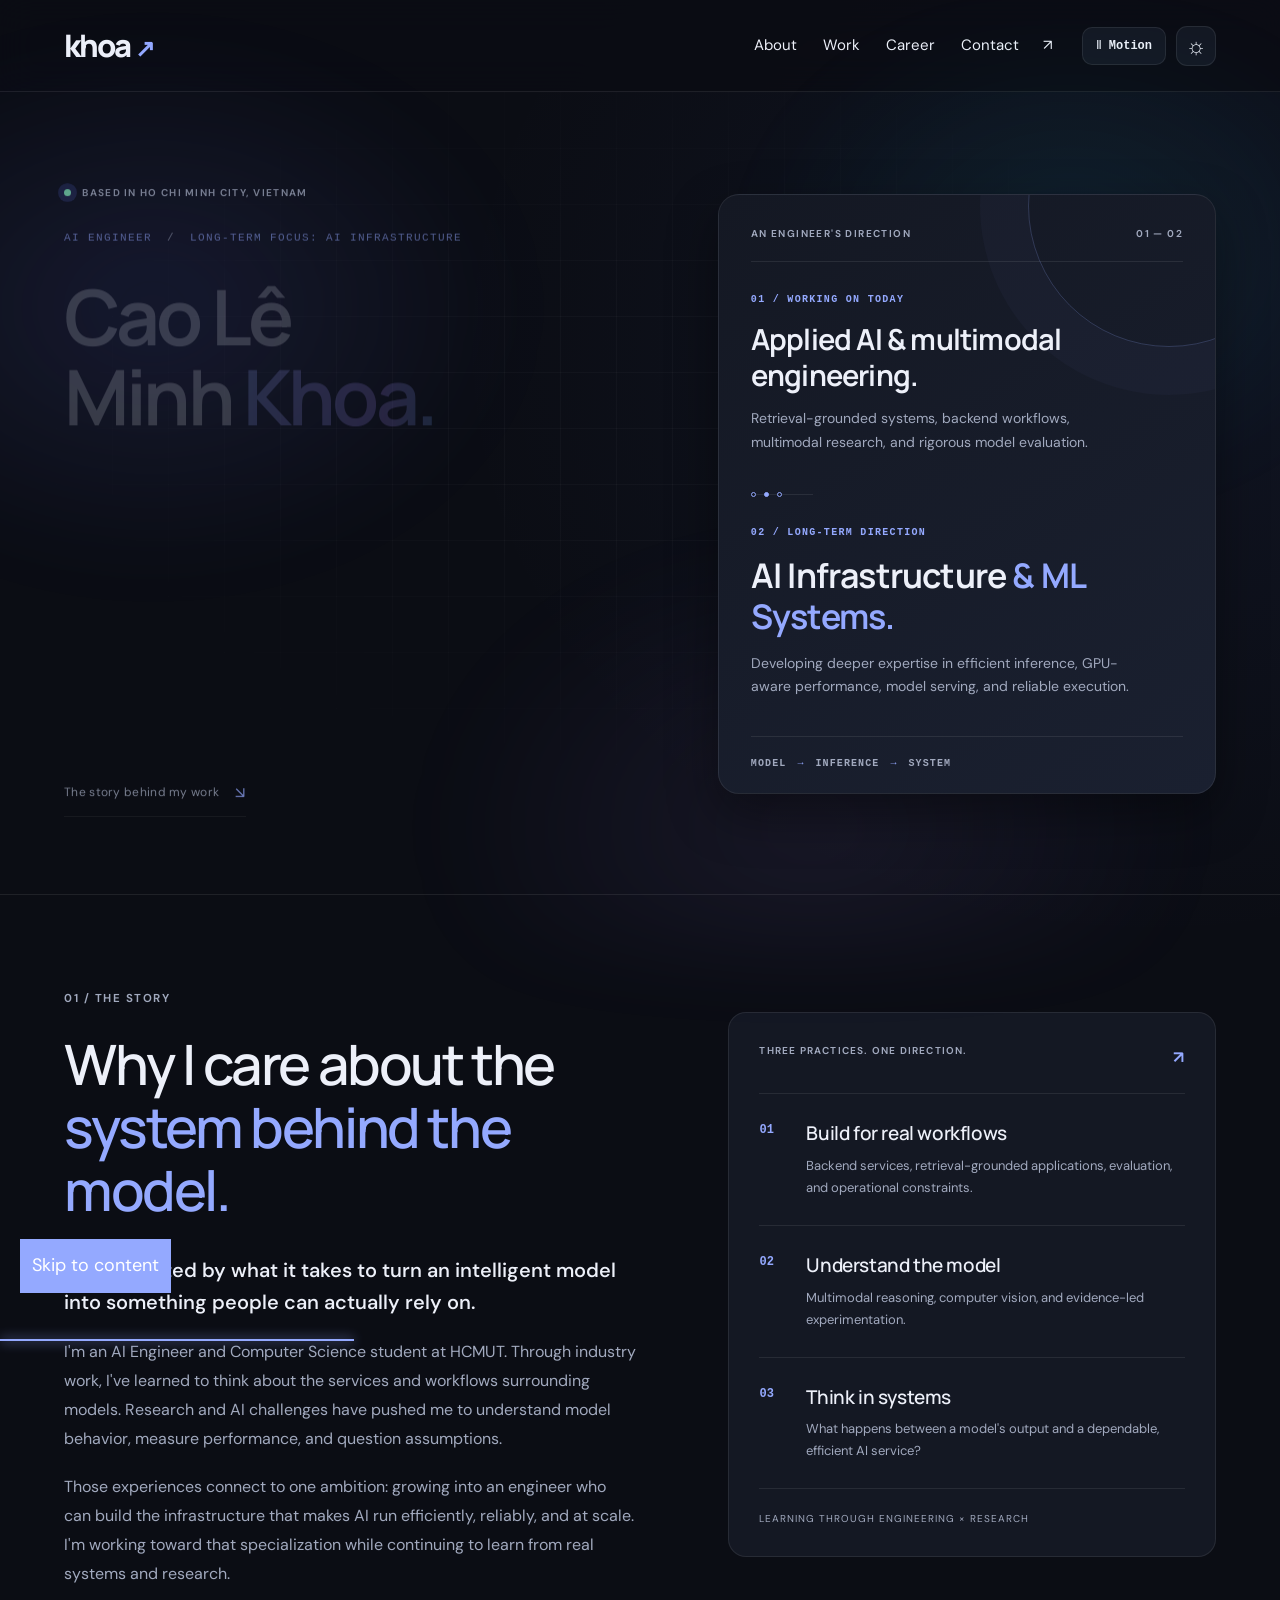
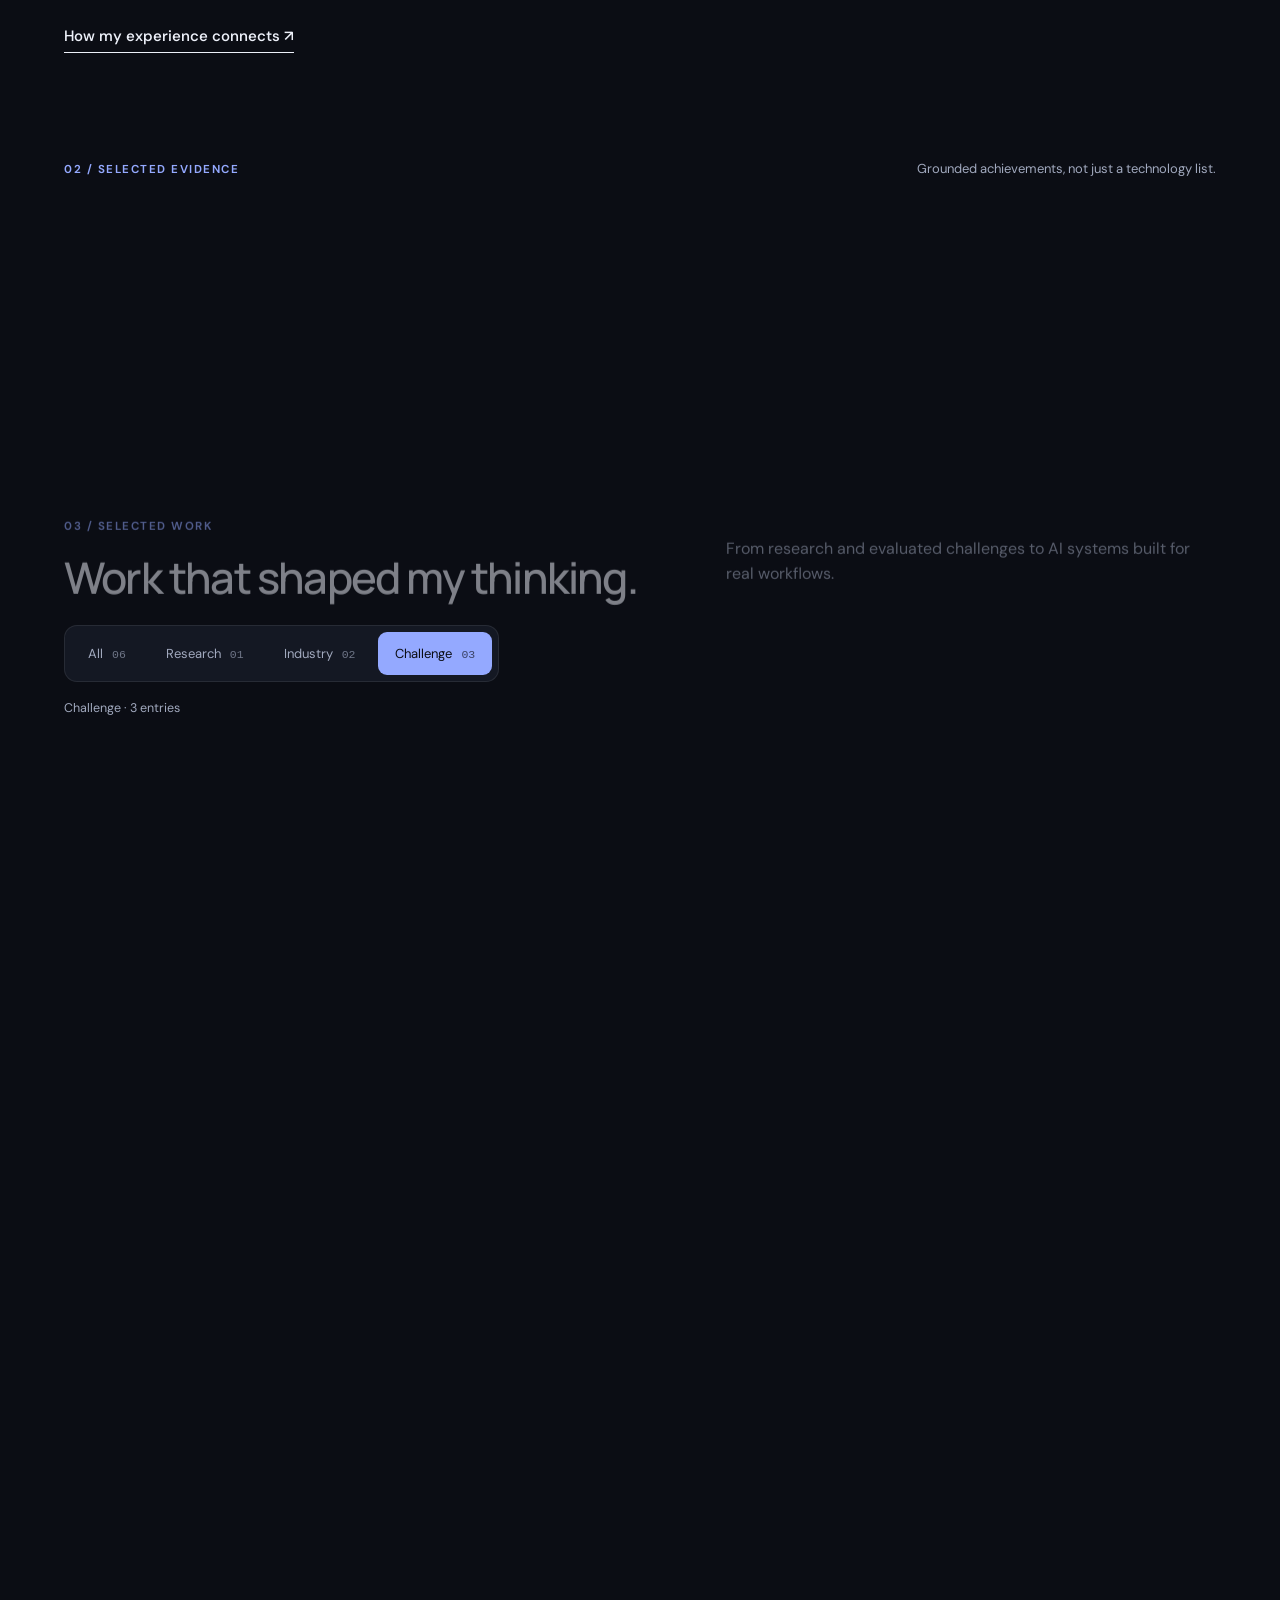
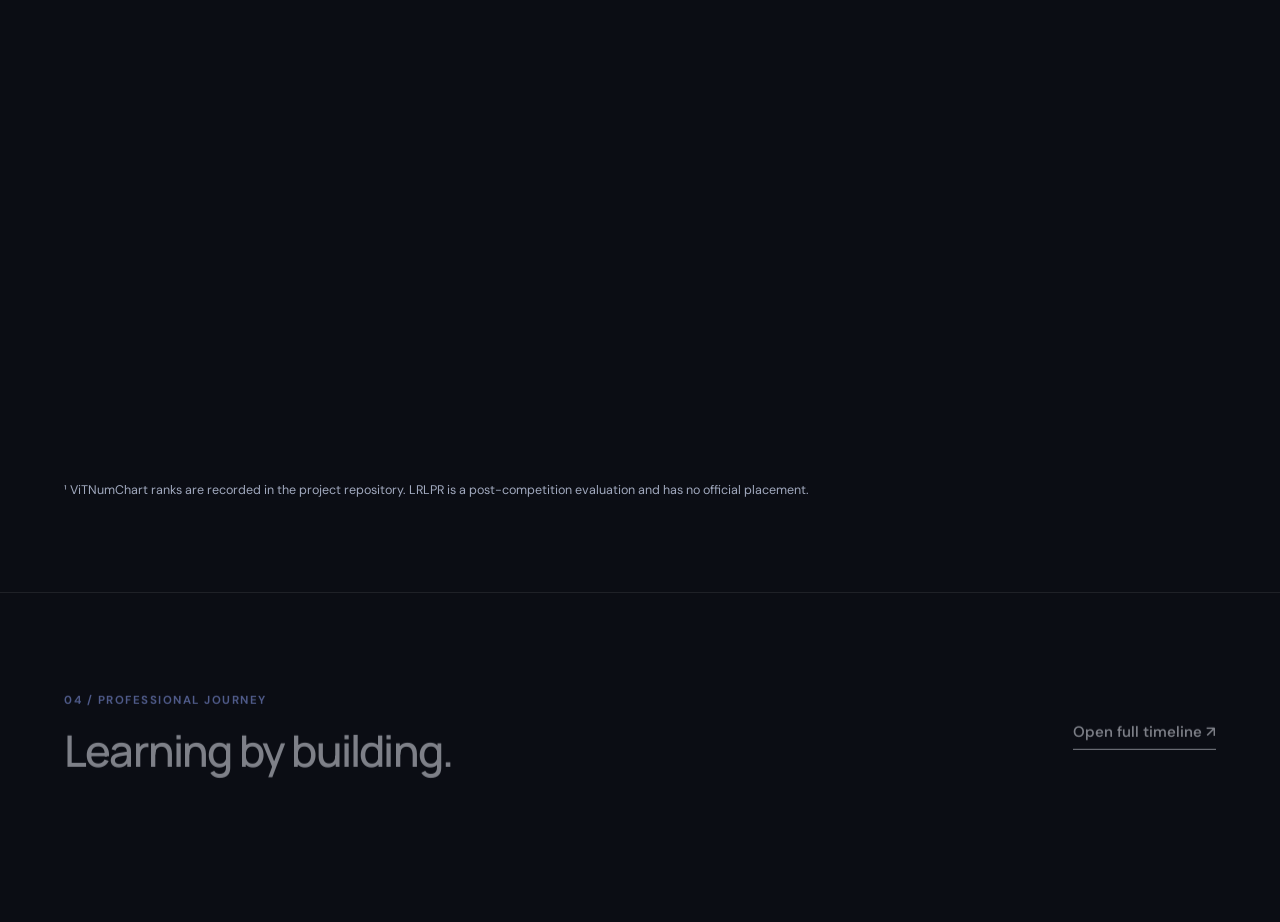
<file: channels/vision-efficiency.html>
<!doctype html><html lang="en"><head><meta charset="utf-8"><meta http-equiv="refresh" content="0;url=../index.html?filter=challenge#work"><meta name="viewport" content="width=device-width,initial-scale=1"><title>Explore work — Khoa</title></head><body><a href="../index.html?filter=challenge#work">Explore work by activity</a></body></html>
</file>
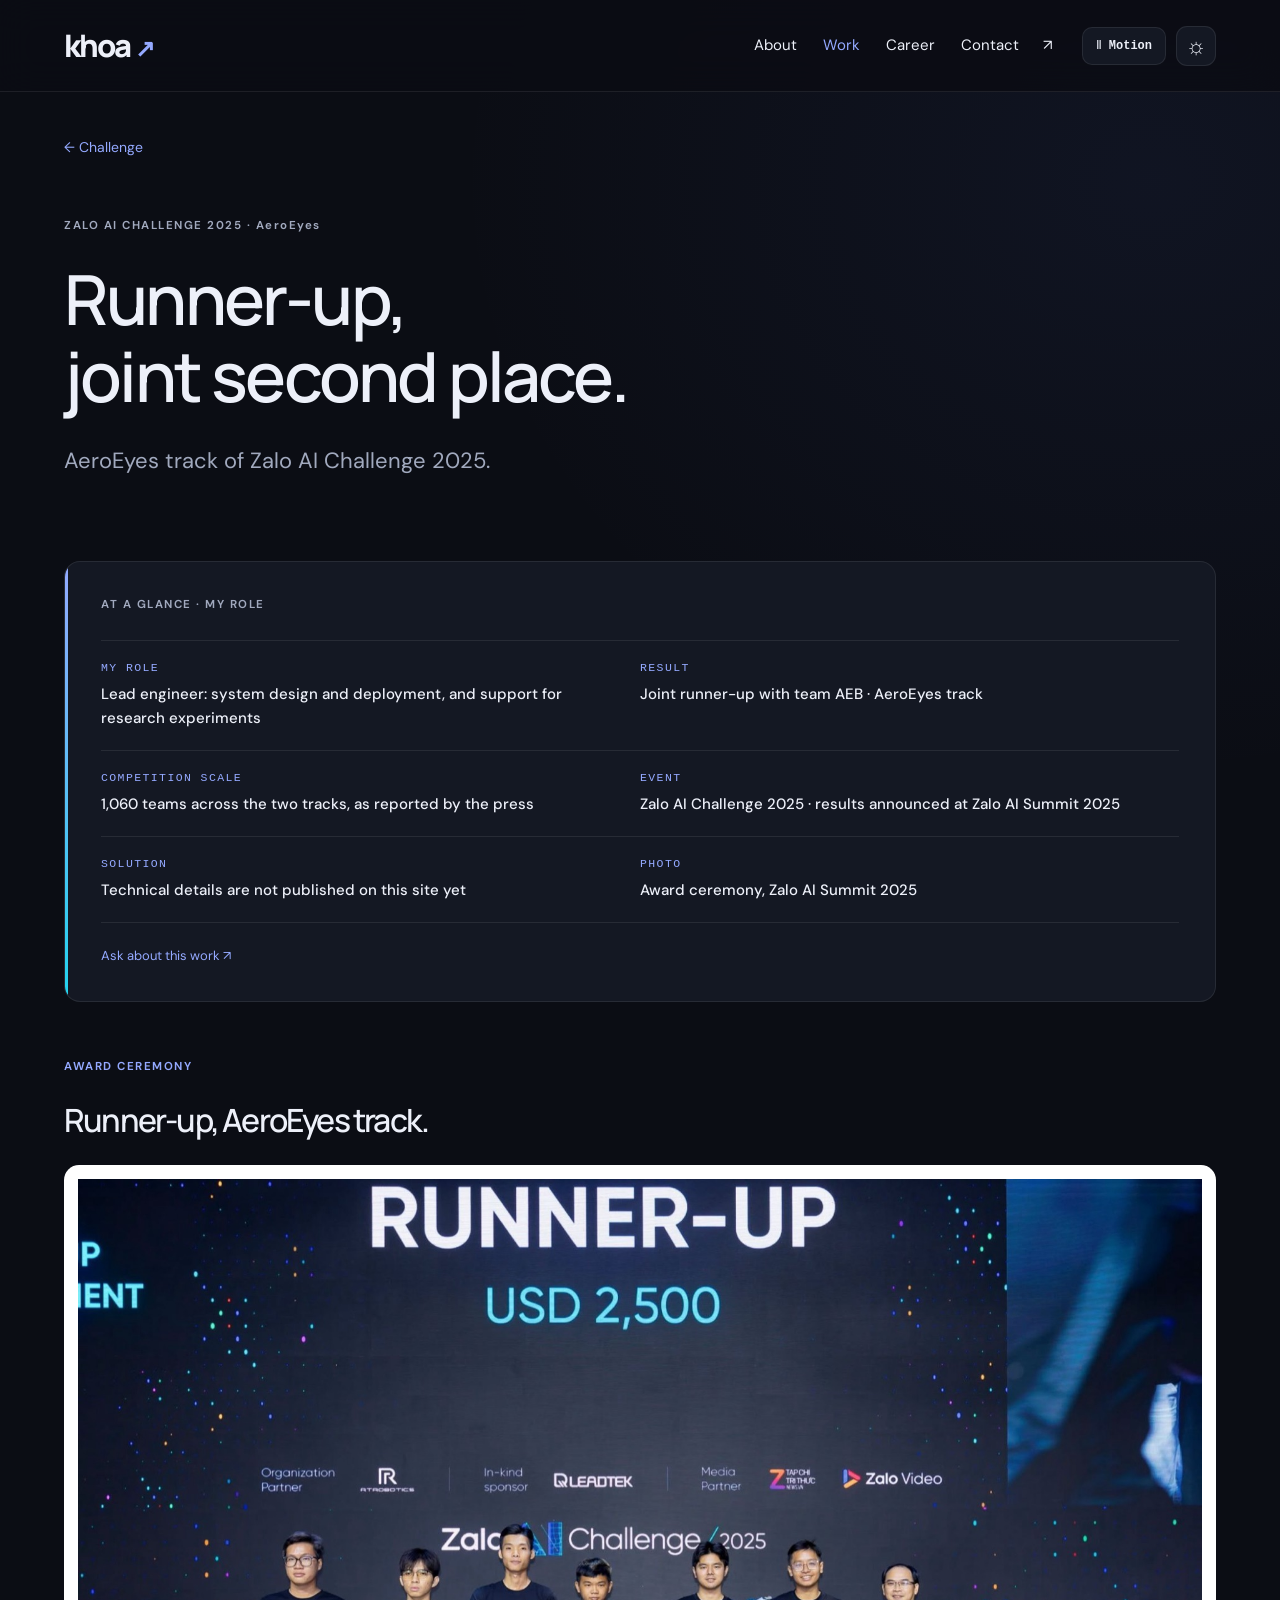
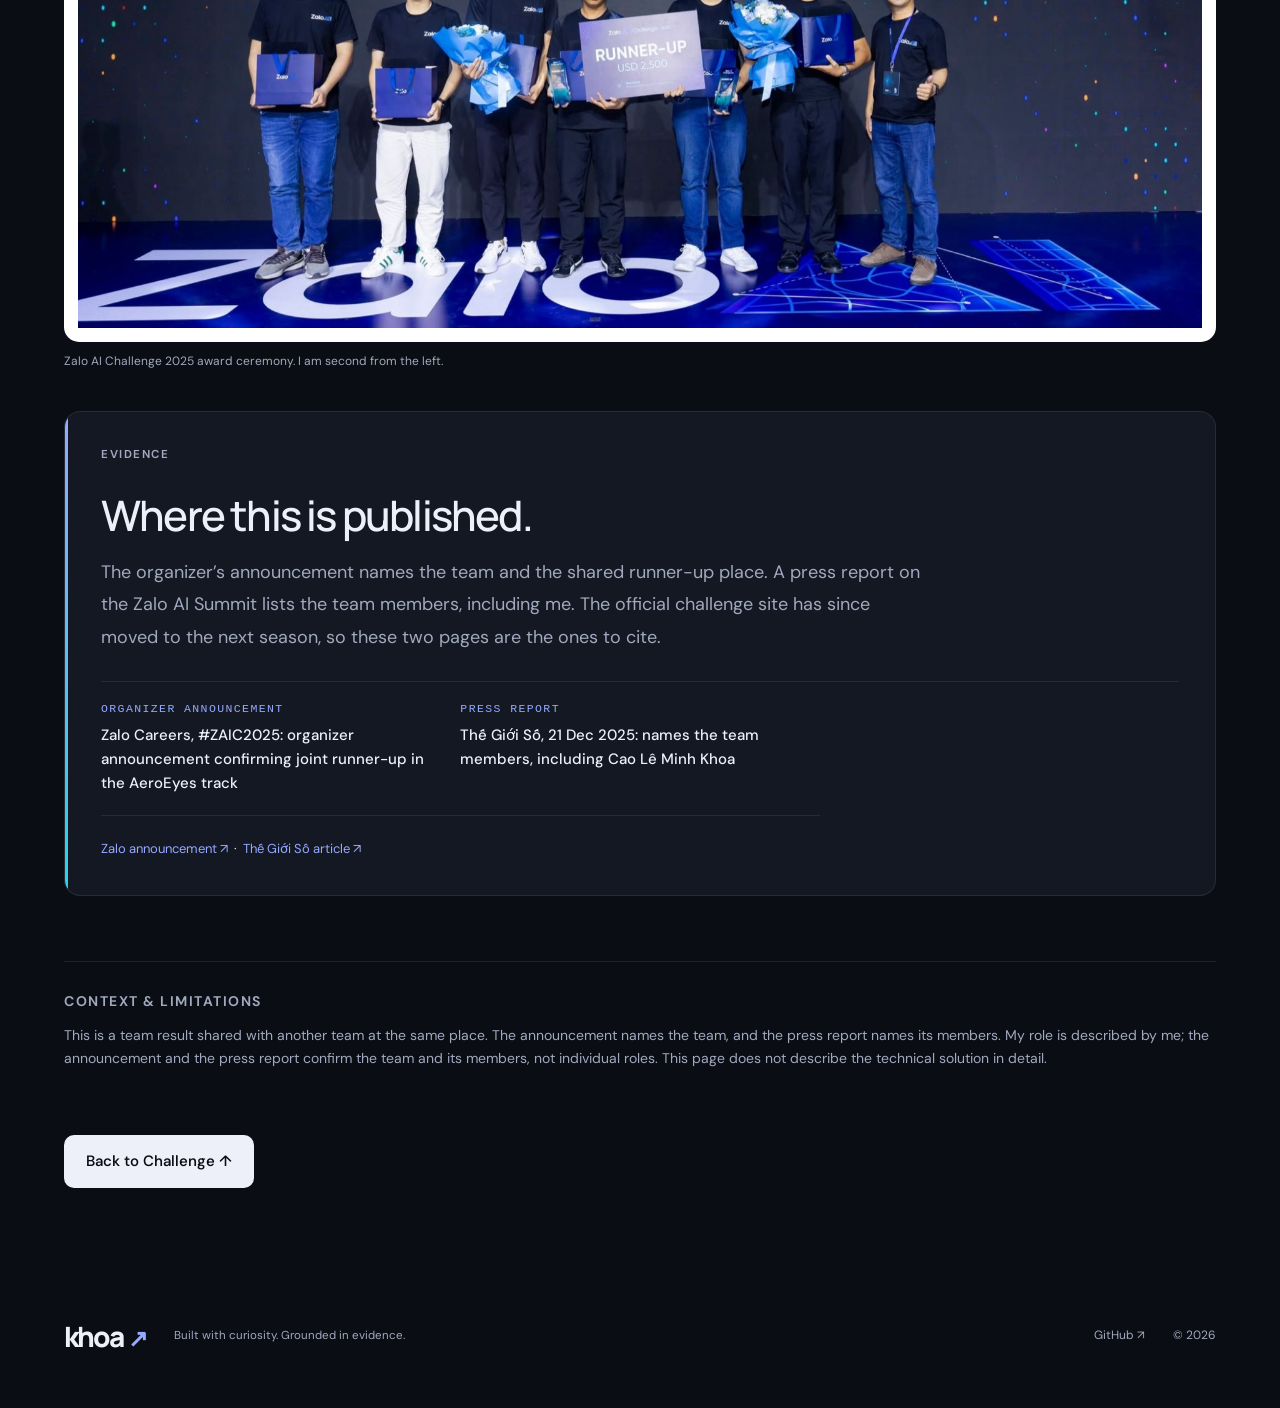
<file: projects/aeroeyes.html>
<!doctype html><html lang="en"><head><meta charset="utf-8"><meta name="viewport" content="width=device-width, initial-scale=1"><meta name="theme-color" content="#0b0d14"><title>Runner-up, AeroEyes — Cao Lê Minh Khoa</title><meta name="description" content="Runner-up (joint 2nd place) in the AeroEyes track of Zalo AI Challenge 2025, with links to the official announcement and press coverage."><meta property="og:type" content="website"><meta property="og:site_name" content="Cao Lê Minh Khoa"><meta property="og:title" content="Runner-up, AeroEyes — Cao Lê Minh Khoa"><meta property="og:description" content="Runner-up (joint 2nd place) in the AeroEyes track of Zalo AI Challenge 2025, with links to the official announcement and press coverage."><meta property="og:url" content="https://khoalearningcode.github.io/projects/aeroeyes.html"><meta property="og:image" content="https://khoalearningcode.github.io/assets/og-image.png"><meta property="og:image:width" content="1200"><meta property="og:image:height" content="630"><meta property="og:image:alt" content="Cao Lê Minh Khoa — AI Engineer · Reliable AI Systems"><meta name="twitter:card" content="summary_large_image"><meta name="twitter:title" content="Runner-up, AeroEyes — Cao Lê Minh Khoa"><meta name="twitter:description" content="Runner-up (joint 2nd place) in the AeroEyes track of Zalo AI Challenge 2025, with links to the official announcement and press coverage."><meta name="twitter:image" content="https://khoalearningcode.github.io/assets/og-image.png"><link rel="canonical" href="https://khoalearningcode.github.io/projects/aeroeyes.html"><link rel="icon" href="../assets/favicon.svg" type="image/svg+xml"><link rel="stylesheet" href="../assets/site.css?v=10"></head><body><a class="skip" href="#main">Skip to content</a><header><a class="brand" href="../index.html" aria-label="Khoa home">khoa<span>↗</span></a><nav aria-label="Main navigation"><a href="../index.html#about">About</a><a href="../index.html#work">Work</a><a href="../career.html">Career</a><a class="nav-contact" href="../index.html#contact">Contact <span>↗</span></a></nav><div class="header-tools"><button class="motion-toggle" type="button" aria-pressed="false" aria-label="Pause decorative motion" title="Pause or resume decorative motion">Ⅱ Motion</button><button class="theme-toggle" type="button" aria-label="Switch to light theme" title="Change color theme">☼</button></div></header><main id="main" class="case-main"><a class="back-link" href="../index.html?filter=challenge#work">← Challenge</a><section class="case-hero"><p class="eyebrow">ZALO AI CHALLENGE 2025 · AeroEyes</p><h1>Runner-up,<br>joint second place.</h1><p class="case-description">AeroEyes track of Zalo AI Challenge 2025.</p></section><section class="challenge-intro case-summary" aria-label="Summary"><p class="eyebrow">AT A GLANCE · MY ROLE</p><div class="challenge-facts"><div><span>MY ROLE</span><strong>Lead engineer: system design and deployment, and support for research experiments</strong></div><div><span>RESULT</span><strong>Joint runner-up with team AEB · AeroEyes track</strong></div><div><span>COMPETITION SCALE</span><strong>1,060 teams across the two tracks, as reported by the press</strong></div><div><span>EVENT</span><strong>Zalo AI Challenge 2025 · results announced at Zalo AI Summit 2025</strong></div><div><span>SOLUTION</span><strong>Technical details are not published on this site yet</strong></div><div><span>PHOTO</span><strong>Award ceremony, Zalo AI Summit 2025</strong></div></div><p class="challenge-links"><a href="mailto:godminhkhoa@gmail.com">Ask about this work ↗</a></p></section><figure class="case-cover paper-diagram figure-step"><div class="figure-heading"><p class="eyebrow">AWARD CEREMONY</p><h2>Runner-up, AeroEyes track.</h2></div><button class="zoom-image" data-image="../assets/projects/zalo-runner-up.jpg" data-caption="Zalo AI Challenge 2025 award ceremony. I am second from the left."><img src="../assets/projects/zalo-runner-up.jpg" alt="Award ceremony photo: the AeroEyes runner-up team holds the Zalo AI Challenge 2025 runner-up board. Cao Lê Minh Khoa is second from the left." width="1800" height="1199" loading="lazy"></button><figcaption>Zalo AI Challenge 2025 award ceremony. I am second from the left.</figcaption></figure><section class="challenge-intro" aria-labelledby="sources"><p class="eyebrow">EVIDENCE</p><h2 id="sources">Where this is published.</h2><p class="challenge-lead">The organizer’s announcement names the team and the shared runner-up place. A press report on the Zalo AI Summit lists the team members, including me. The official challenge site has since moved to the next season, so these two pages are the ones to cite.</p><div class="challenge-facts"><div><span>ORGANIZER ANNOUNCEMENT</span><strong>Zalo Careers, #ZAIC2025: organizer announcement confirming joint runner-up in the AeroEyes track</strong></div><div><span>PRESS REPORT</span><strong>Thế Giới Số, 21 Dec 2025: names the team members, including Cao Lê Minh Khoa</strong></div></div><p class="challenge-links"><a href="https://www.facebook.com/zalocareers/posts/1311493574354522" target="_blank" rel="noopener">Zalo announcement ↗</a> · <a href="https://tgs.vn/dong-chay/zalo-ai-summit-2025-hon-400-ky-su-ai-hoi-ngo-dinh-hinh-vi-the-viet-nam-trong-ky-nguyen-ai-hoa/" target="_blank" rel="noopener">Thế Giới Số article ↗</a></p></section><div class="case-layout case-limits-only"><div class="case-body"><section class="limits"><p class="eyebrow">CONTEXT &amp; LIMITATIONS</p><p>This is a team result shared with another team at the same place. The announcement names the team, and the press report names its members. My role is described by me; the announcement and the press report confirm the team and its members, not individual roles. This page does not describe the technical solution in detail.</p></section></div></div><a class="button" href="../index.html?filter=challenge#work">Back to Challenge ↑</a></main><footer><a class="brand" href="../index.html">khoa<span>↗</span></a><p>Built with curiosity. Grounded in evidence.</p><a href="https://github.com/khoalearningcode">GitHub ↗</a><span>© 2026</span></footer><a class="to-top" href="#main" aria-label="Back to top">↑</a><dialog class="image-dialog"><button class="close-dialog" aria-label="Close image">×</button><img alt=""><p></p></dialog><script src="../assets/main.js?v=13"></script><script src="../assets/fx.js?v=2" defer></script></body></html>
</file>
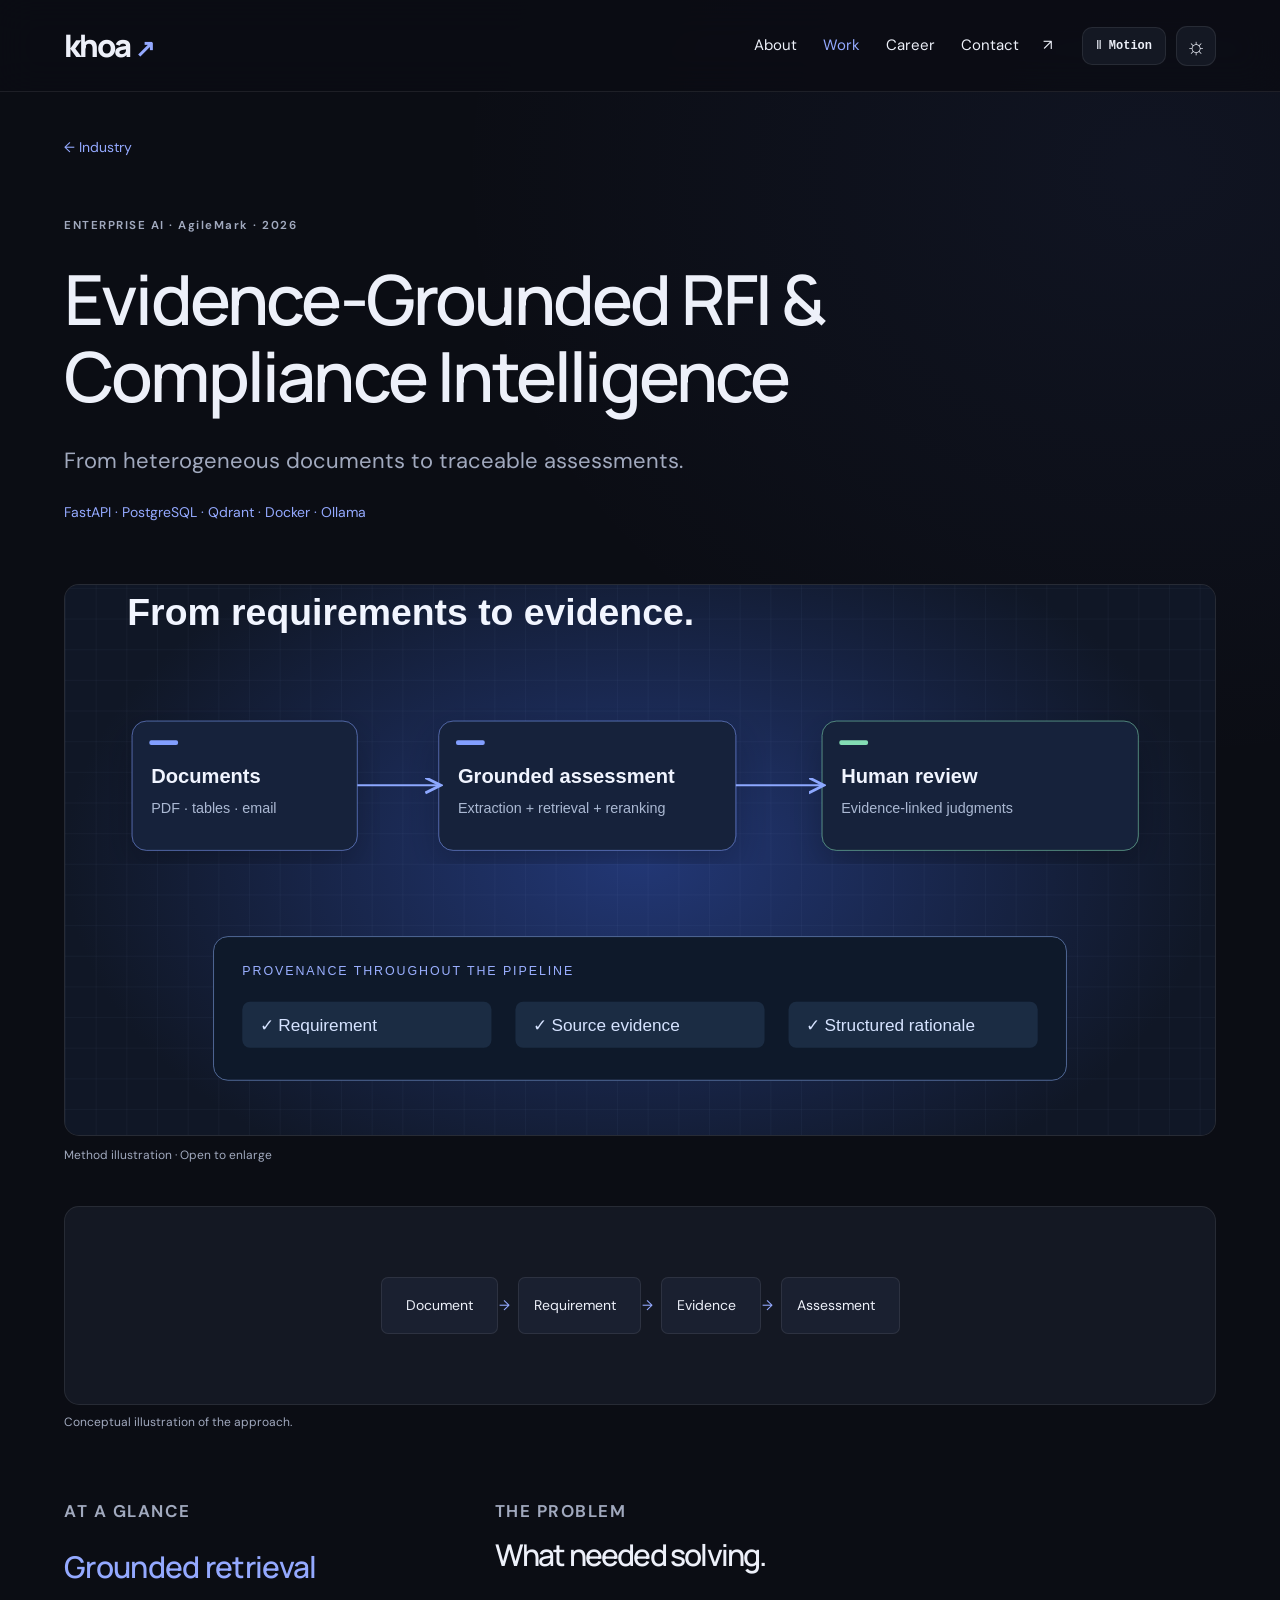
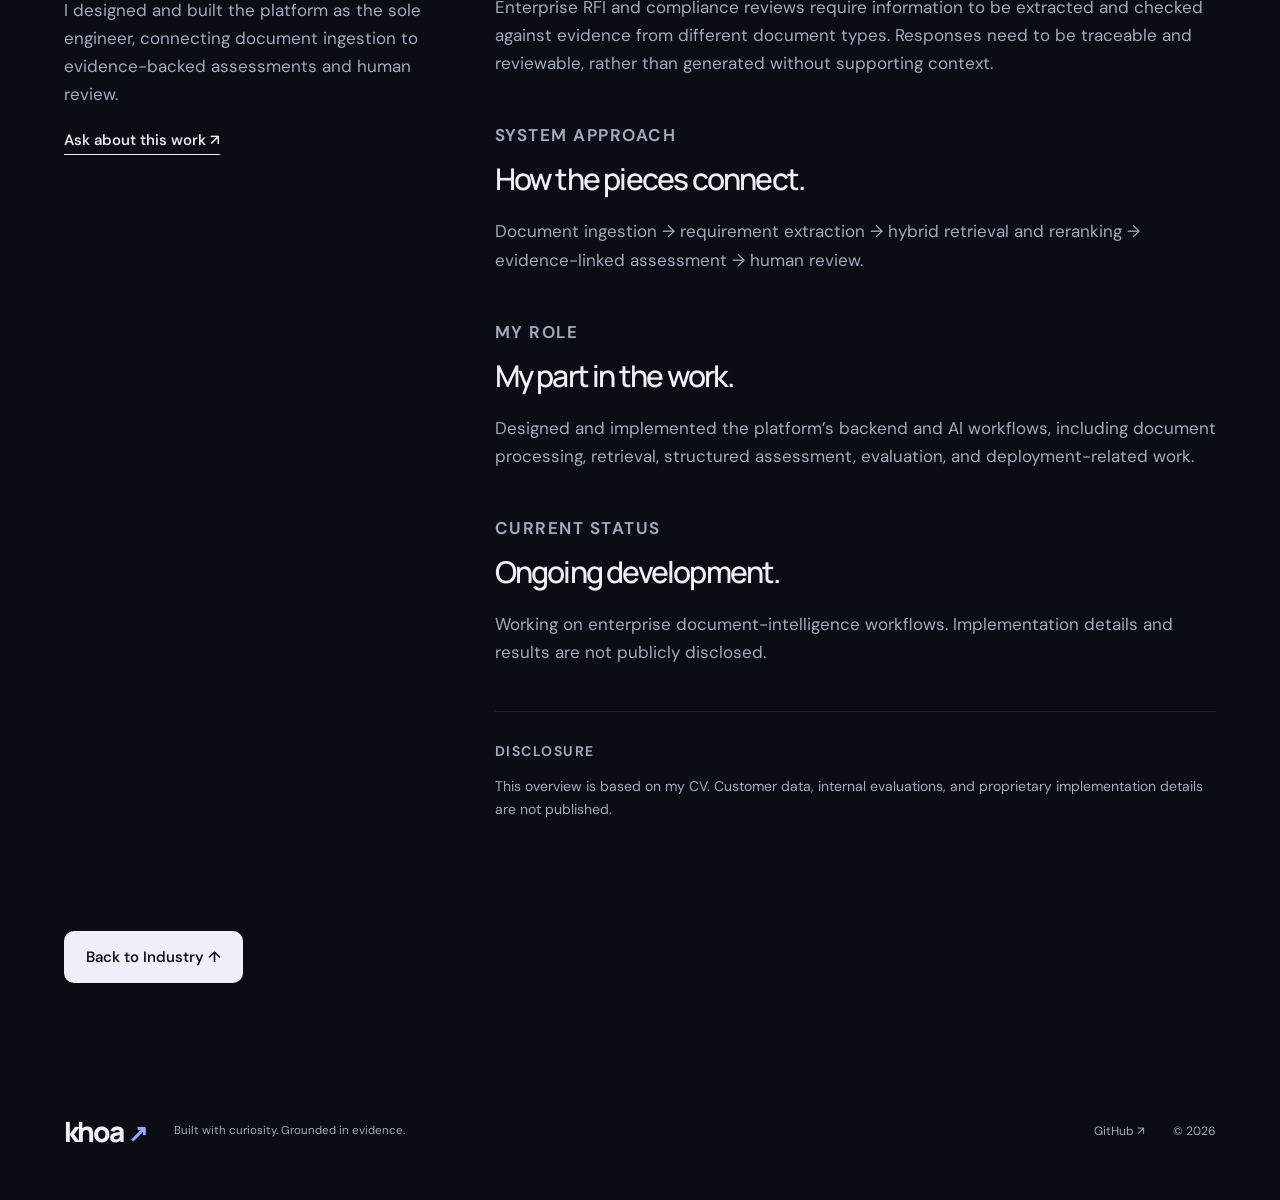
<file: projects/compliance.html>
<!doctype html><html lang="en"><head><meta charset="utf-8"><meta name="viewport" content="width=device-width, initial-scale=1"><meta name="theme-color" content="#0b0d14"><title>Evidence-Grounded RFI &amp; Compliance Intelligence — Cao Lê Minh Khoa</title><meta name="description" content="Case study: an enterprise RFI and compliance intelligence platform for banking and GRC workflows, connecting requirements, evidence and human review. Built at AgileMark."><meta property="og:type" content="website"><meta property="og:site_name" content="Cao Lê Minh Khoa"><meta property="og:title" content="Evidence-Grounded RFI &amp; Compliance Intelligence — Cao Lê Minh Khoa"><meta property="og:description" content="Case study: an enterprise RFI and compliance intelligence platform for banking and GRC workflows, connecting requirements, evidence and human review. Built at AgileMark."><meta property="og:url" content="https://khoalearningcode.github.io/projects/compliance.html"><meta property="og:image" content="https://khoalearningcode.github.io/assets/og-image.png"><meta property="og:image:width" content="1200"><meta property="og:image:height" content="630"><meta property="og:image:alt" content="Cao Lê Minh Khoa — AI Engineer · Reliable AI Systems"><meta name="twitter:card" content="summary_large_image"><meta name="twitter:title" content="Evidence-Grounded RFI &amp; Compliance Intelligence — Cao Lê Minh Khoa"><meta name="twitter:description" content="Case study: an enterprise RFI and compliance intelligence platform for banking and GRC workflows, connecting requirements, evidence and human review. Built at AgileMark."><meta name="twitter:image" content="https://khoalearningcode.github.io/assets/og-image.png"><link rel="canonical" href="https://khoalearningcode.github.io/projects/compliance.html"><link rel="icon" href="../assets/favicon.svg" type="image/svg+xml"><link rel="stylesheet" href="../assets/site.css?v=10"></head><body><a class="skip" href="#main">Skip to content</a><header><a class="brand" href="../index.html" aria-label="Khoa home">khoa<span>↗</span></a><nav aria-label="Main navigation"><a href="../index.html#about">About</a><a href="../index.html#work">Work</a><a href="../career.html">Career</a><a class="nav-contact" href="../index.html#contact">Contact <span>↗</span></a></nav><div class="header-tools"><button class="motion-toggle" type="button" aria-pressed="false" aria-label="Pause decorative motion" title="Pause or resume decorative motion">Ⅱ Motion</button><button class="theme-toggle" type="button" aria-label="Switch to light theme" title="Change color theme">☼</button></div></header><main id="main" class="case-main"><a class="back-link" href="../index.html?filter=industry#work">← Industry</a><section class="case-hero"><p class="eyebrow">ENTERPRISE AI · AgileMark · 2026</p><h1>Evidence-Grounded RFI &amp; Compliance Intelligence</h1><p class="case-description">From heterogeneous documents to traceable assessments.</p><div class="case-tags">FastAPI · PostgreSQL · Qdrant · Docker · Ollama</div></section><figure class="case-cover"><button class="zoom-image" data-image="../assets/projects/compliance.svg" data-caption="Method illustration based on the project description."><img src="../assets/projects/compliance.svg" alt="Visual explanation of the project method" width="1200" height="760"></button><figcaption>Method illustration · Open to enlarge</figcaption></figure><div class="case-flow" aria-label="Conceptual system flow"><span>Document</span><span>Requirement</span><span>Evidence</span><span>Assessment</span></div><p class="diagram-note">Conceptual illustration of the approach.</p><div class="case-layout"><aside><p class="eyebrow">AT A GLANCE</p><h3>Grounded retrieval</h3><p>I designed and built the platform as the sole engineer, connecting document ingestion to evidence-backed assessments and human review.</p><a class="text-link" href="mailto:godminhkhoa@gmail.com">Ask about this work ↗</a></aside><div class="case-body"><section><p class="eyebrow">THE PROBLEM</p><h2>What needed solving.</h2><p>Enterprise RFI and compliance reviews require information to be extracted and checked against evidence from different document types. Responses need to be traceable and reviewable, rather than generated without supporting context.</p></section><section><p class="eyebrow">SYSTEM APPROACH</p><h2>How the pieces connect.</h2><p>Document ingestion → requirement extraction → hybrid retrieval and reranking → evidence-linked assessment → human review.</p></section><section><p class="eyebrow">MY ROLE</p><h2>My part in the work.</h2><p>Designed and implemented the platform’s backend and AI workflows, including document processing, retrieval, structured assessment, evaluation, and deployment-related work.</p></section><section><p class="eyebrow">CURRENT STATUS</p><h2>Ongoing development.</h2><p>Working on enterprise document-intelligence workflows. Implementation details and results are not publicly disclosed.</p></section><section class="limits"><p class="eyebrow">DISCLOSURE</p><p>This overview is based on my CV. Customer data, internal evaluations, and proprietary implementation details are not published.</p></section></div></div><a class="button" href="../index.html?filter=industry#work">Back to Industry ↑</a></main><footer><a class="brand" href="../index.html">khoa<span>↗</span></a><p>Built with curiosity. Grounded in evidence.</p><a href="https://github.com/khoalearningcode">GitHub ↗</a><span>© 2026</span></footer><a class="to-top" href="#main" aria-label="Back to top">↑</a><dialog class="image-dialog"><button class="close-dialog" aria-label="Close image">×</button><img alt=""><p></p></dialog><script src="../assets/main.js?v=13"></script><script src="../assets/fx.js?v=2" defer></script></body></html>
</file>
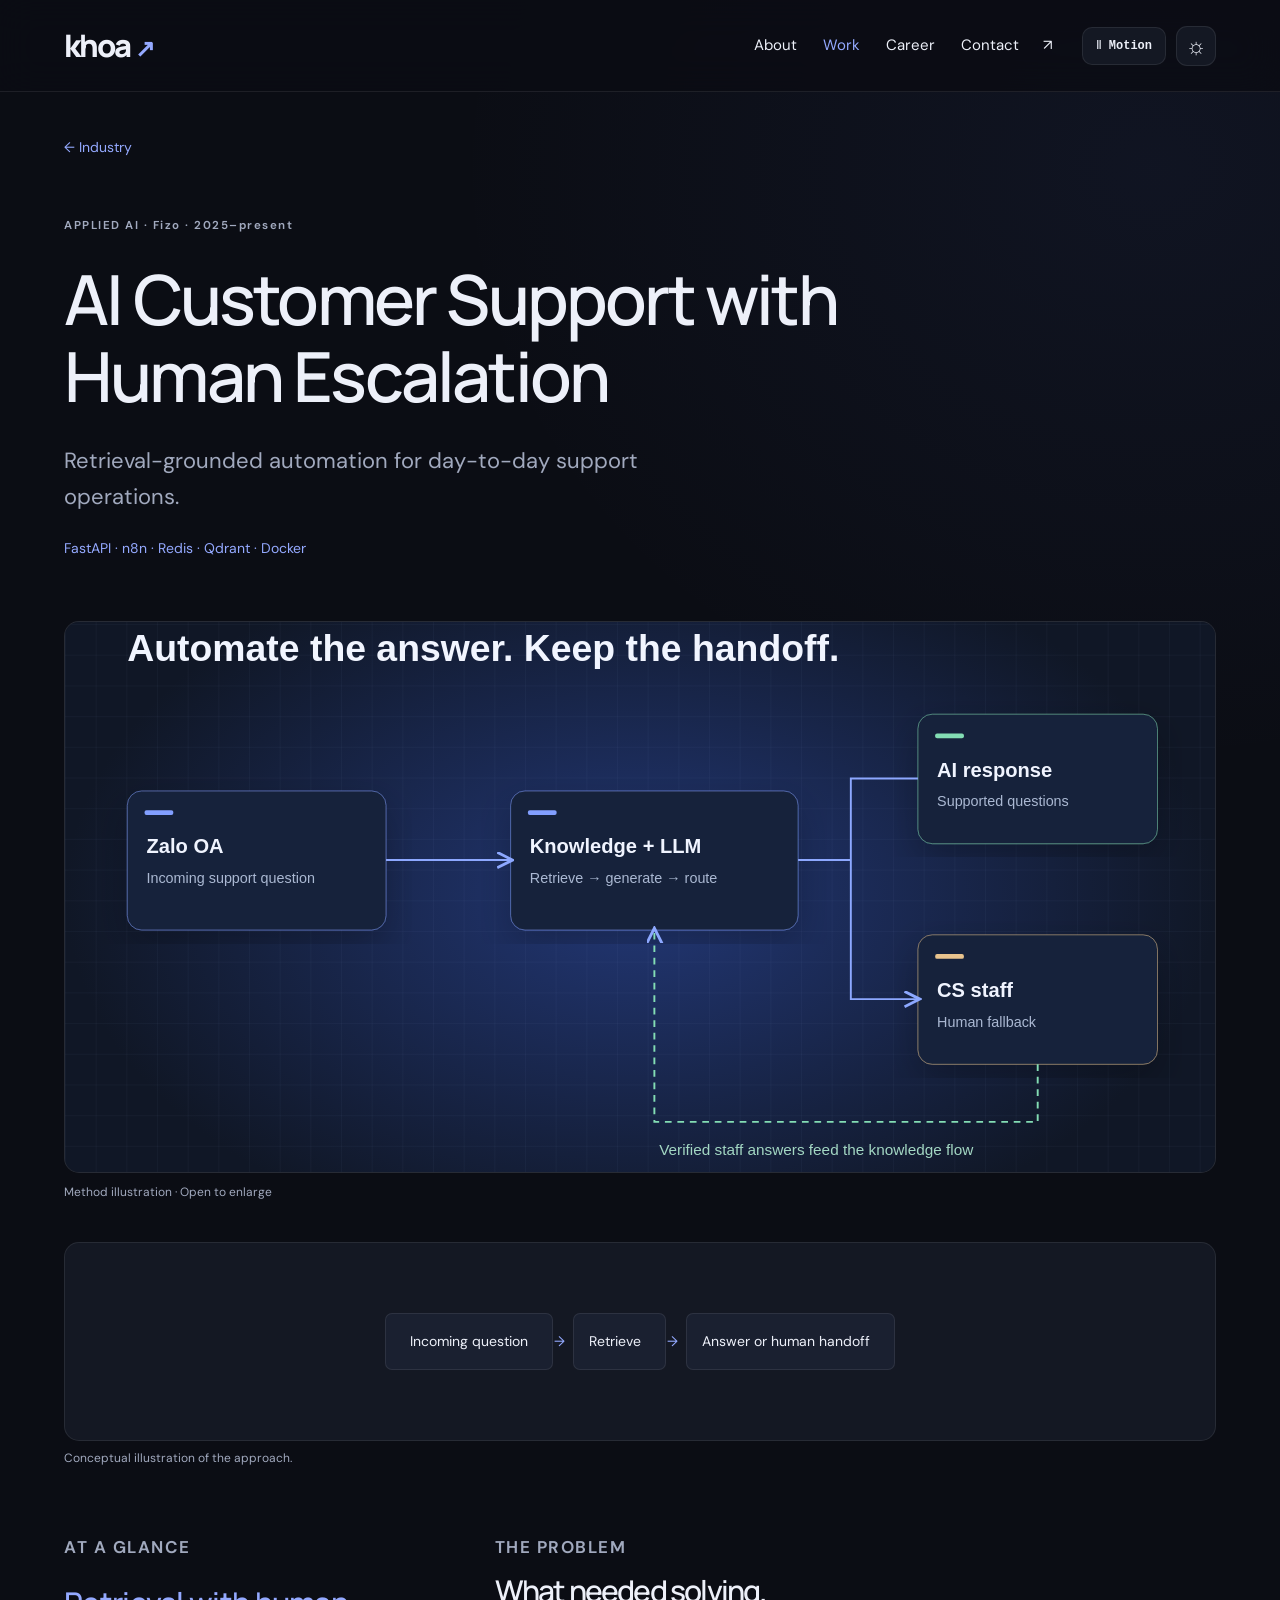
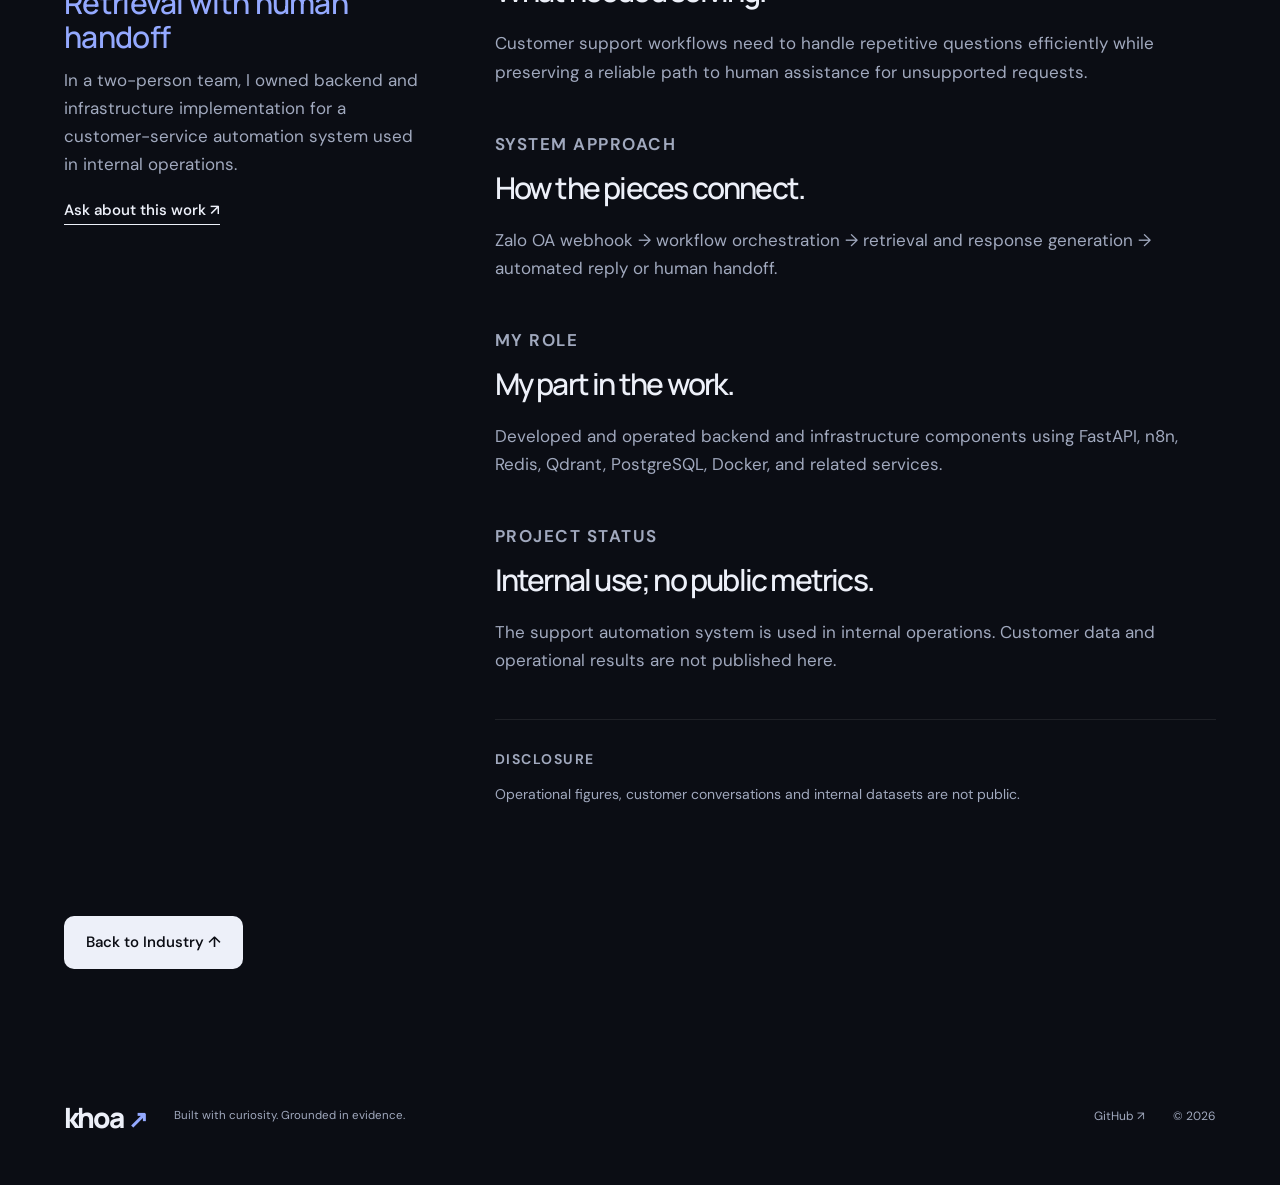
<file: projects/customer-support.html>
<!doctype html><html lang="en"><head><meta charset="utf-8"><meta name="viewport" content="width=device-width, initial-scale=1"><meta name="theme-color" content="#0b0d14"><title>AI Customer Support with Human Escalation — Cao Lê Minh Khoa</title><meta name="description" content="Case study: AI-powered customer support integrated with Zalo Official Account, with retrieval, grounded LLM responses and a human fallback. Built at Fizo."><meta property="og:type" content="website"><meta property="og:site_name" content="Cao Lê Minh Khoa"><meta property="og:title" content="AI Customer Support with Human Escalation — Cao Lê Minh Khoa"><meta property="og:description" content="Case study: AI-powered customer support integrated with Zalo Official Account, with retrieval, grounded LLM responses and a human fallback. Built at Fizo."><meta property="og:url" content="https://khoalearningcode.github.io/projects/customer-support.html"><meta property="og:image" content="https://khoalearningcode.github.io/assets/og-image.png"><meta property="og:image:width" content="1200"><meta property="og:image:height" content="630"><meta property="og:image:alt" content="Cao Lê Minh Khoa — AI Engineer · Reliable AI Systems"><meta name="twitter:card" content="summary_large_image"><meta name="twitter:title" content="AI Customer Support with Human Escalation — Cao Lê Minh Khoa"><meta name="twitter:description" content="Case study: AI-powered customer support integrated with Zalo Official Account, with retrieval, grounded LLM responses and a human fallback. Built at Fizo."><meta name="twitter:image" content="https://khoalearningcode.github.io/assets/og-image.png"><link rel="canonical" href="https://khoalearningcode.github.io/projects/customer-support.html"><link rel="icon" href="../assets/favicon.svg" type="image/svg+xml"><link rel="stylesheet" href="../assets/site.css?v=10"></head><body><a class="skip" href="#main">Skip to content</a><header><a class="brand" href="../index.html" aria-label="Khoa home">khoa<span>↗</span></a><nav aria-label="Main navigation"><a href="../index.html#about">About</a><a href="../index.html#work">Work</a><a href="../career.html">Career</a><a class="nav-contact" href="../index.html#contact">Contact <span>↗</span></a></nav><div class="header-tools"><button class="motion-toggle" type="button" aria-pressed="false" aria-label="Pause decorative motion" title="Pause or resume decorative motion">Ⅱ Motion</button><button class="theme-toggle" type="button" aria-label="Switch to light theme" title="Change color theme">☼</button></div></header><main id="main" class="case-main"><a class="back-link" href="../index.html?filter=industry#work">← Industry</a><section class="case-hero"><p class="eyebrow">APPLIED AI · Fizo · 2025–present</p><h1>AI Customer Support with Human Escalation</h1><p class="case-description">Retrieval-grounded automation for day-to-day support operations.</p><div class="case-tags">FastAPI · n8n · Redis · Qdrant · Docker</div></section><figure class="case-cover"><button class="zoom-image" data-image="../assets/projects/support.svg" data-caption="Method illustration based on the project description."><img src="../assets/projects/support.svg" alt="Visual explanation of the project method" width="1200" height="760"></button><figcaption>Method illustration · Open to enlarge</figcaption></figure><div class="case-flow" aria-label="Conceptual system flow"><span>Incoming question</span><span>Retrieve</span><span>Answer or human handoff</span></div><p class="diagram-note">Conceptual illustration of the approach.</p><div class="case-layout"><aside><p class="eyebrow">AT A GLANCE</p><h3>Retrieval with human handoff</h3><p>In a two-person team, I owned backend and infrastructure implementation for a customer-service automation system used in internal operations.</p><a class="text-link" href="mailto:godminhkhoa@gmail.com">Ask about this work ↗</a></aside><div class="case-body"><section><p class="eyebrow">THE PROBLEM</p><h2>What needed solving.</h2><p>Customer support workflows need to handle repetitive questions efficiently while preserving a reliable path to human assistance for unsupported requests.</p></section><section><p class="eyebrow">SYSTEM APPROACH</p><h2>How the pieces connect.</h2><p>Zalo OA webhook → workflow orchestration → retrieval and response generation → automated reply or human handoff.</p></section><section><p class="eyebrow">MY ROLE</p><h2>My part in the work.</h2><p>Developed and operated backend and infrastructure components using FastAPI, n8n, Redis, Qdrant, PostgreSQL, Docker, and related services.</p></section><section><p class="eyebrow">PROJECT STATUS</p><h2>Internal use; no public metrics.</h2><p>The support automation system is used in internal operations. Customer data and operational results are not published here.</p></section><section class="limits"><p class="eyebrow">DISCLOSURE</p><p>Operational figures, customer conversations and internal datasets are not public.</p></section></div></div><a class="button" href="../index.html?filter=industry#work">Back to Industry ↑</a></main><footer><a class="brand" href="../index.html">khoa<span>↗</span></a><p>Built with curiosity. Grounded in evidence.</p><a href="https://github.com/khoalearningcode">GitHub ↗</a><span>© 2026</span></footer><a class="to-top" href="#main" aria-label="Back to top">↑</a><dialog class="image-dialog"><button class="close-dialog" aria-label="Close image">×</button><img alt=""><p></p></dialog><script src="../assets/main.js?v=13"></script><script src="../assets/fx.js?v=2" defer></script></body></html>
</file>
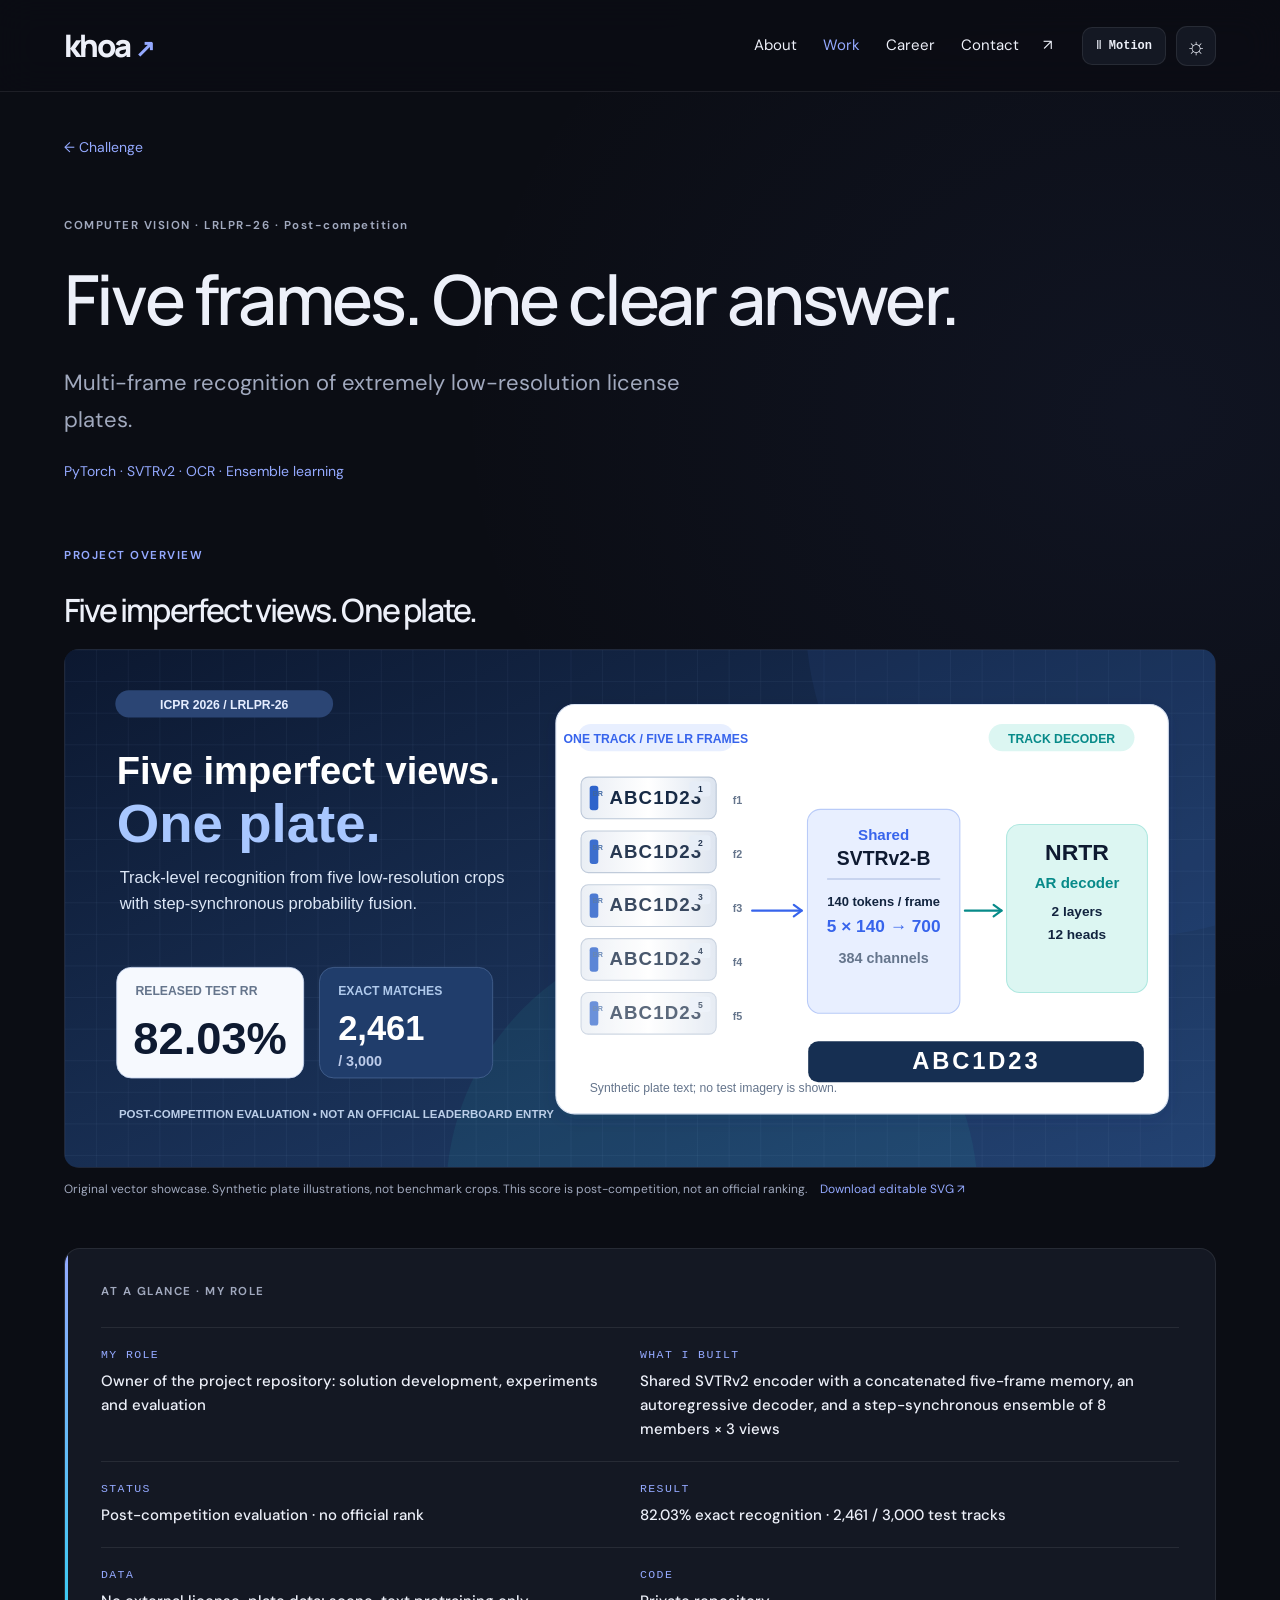
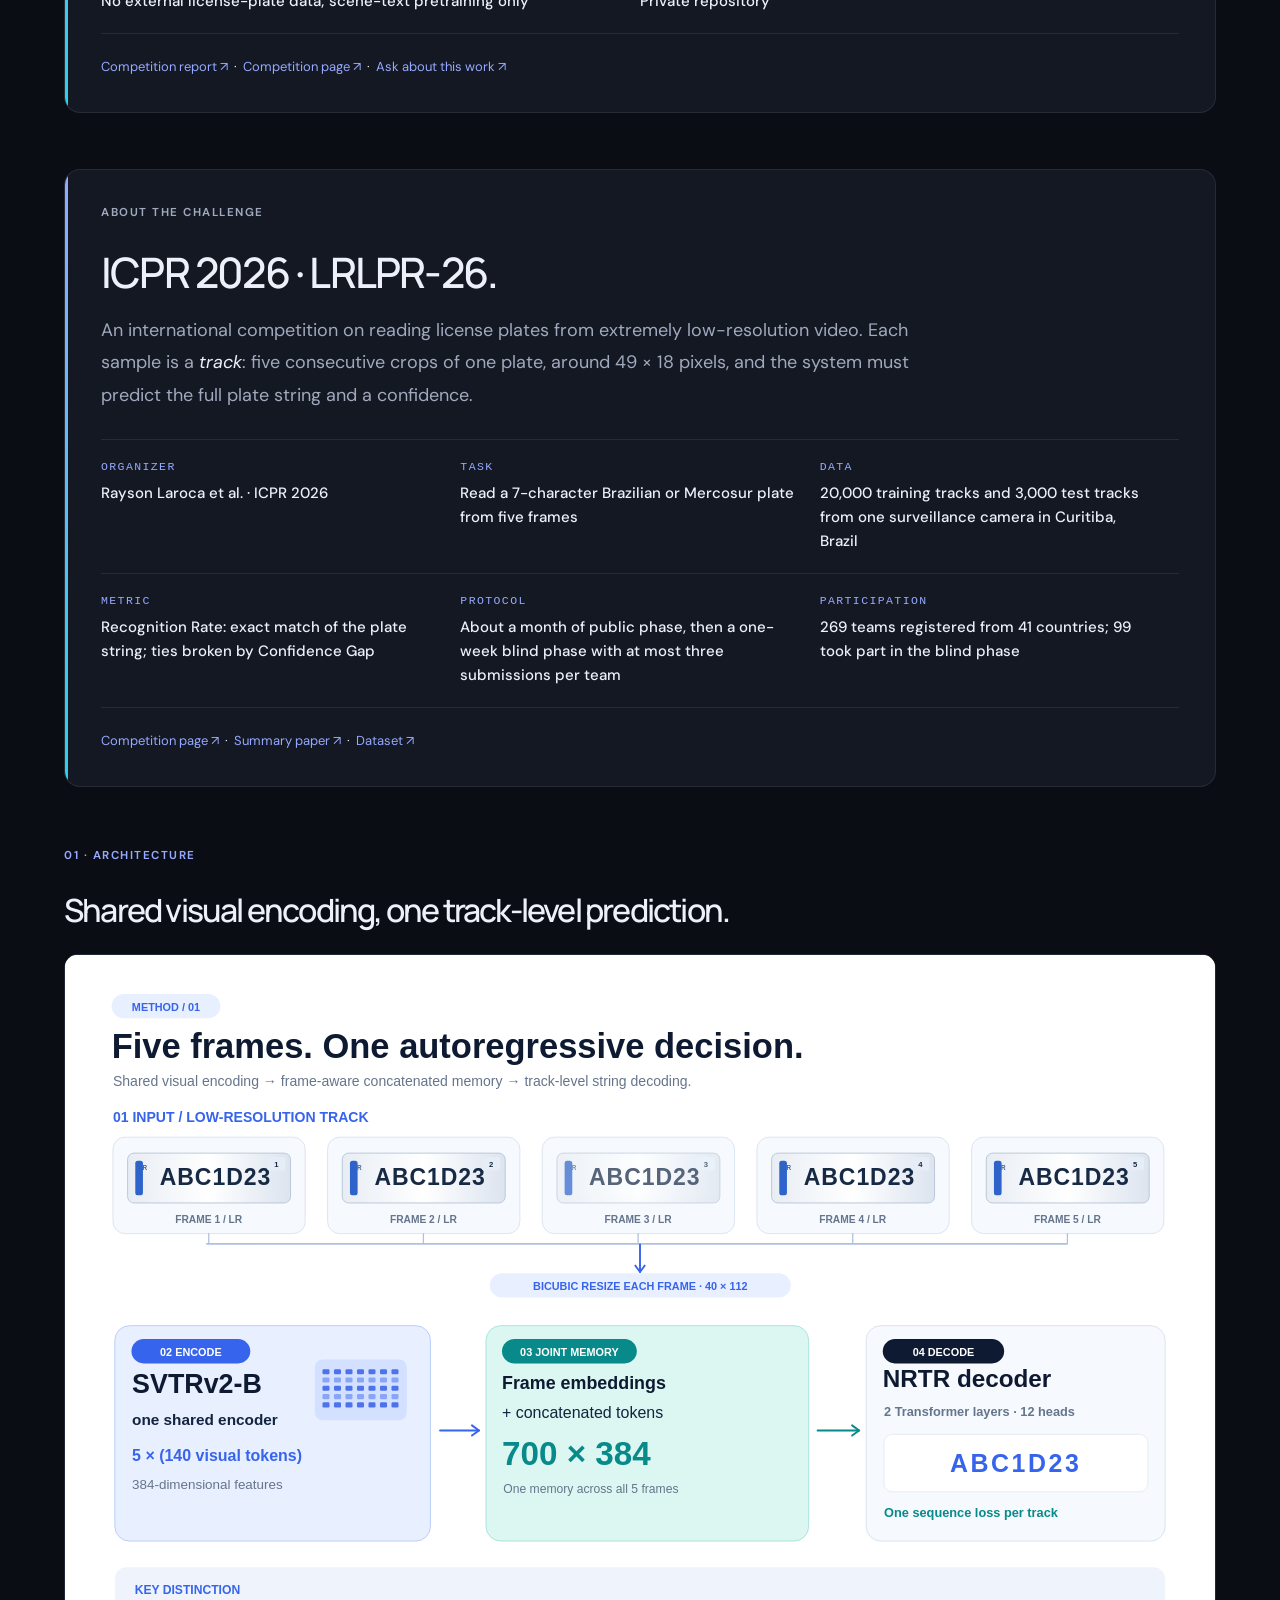
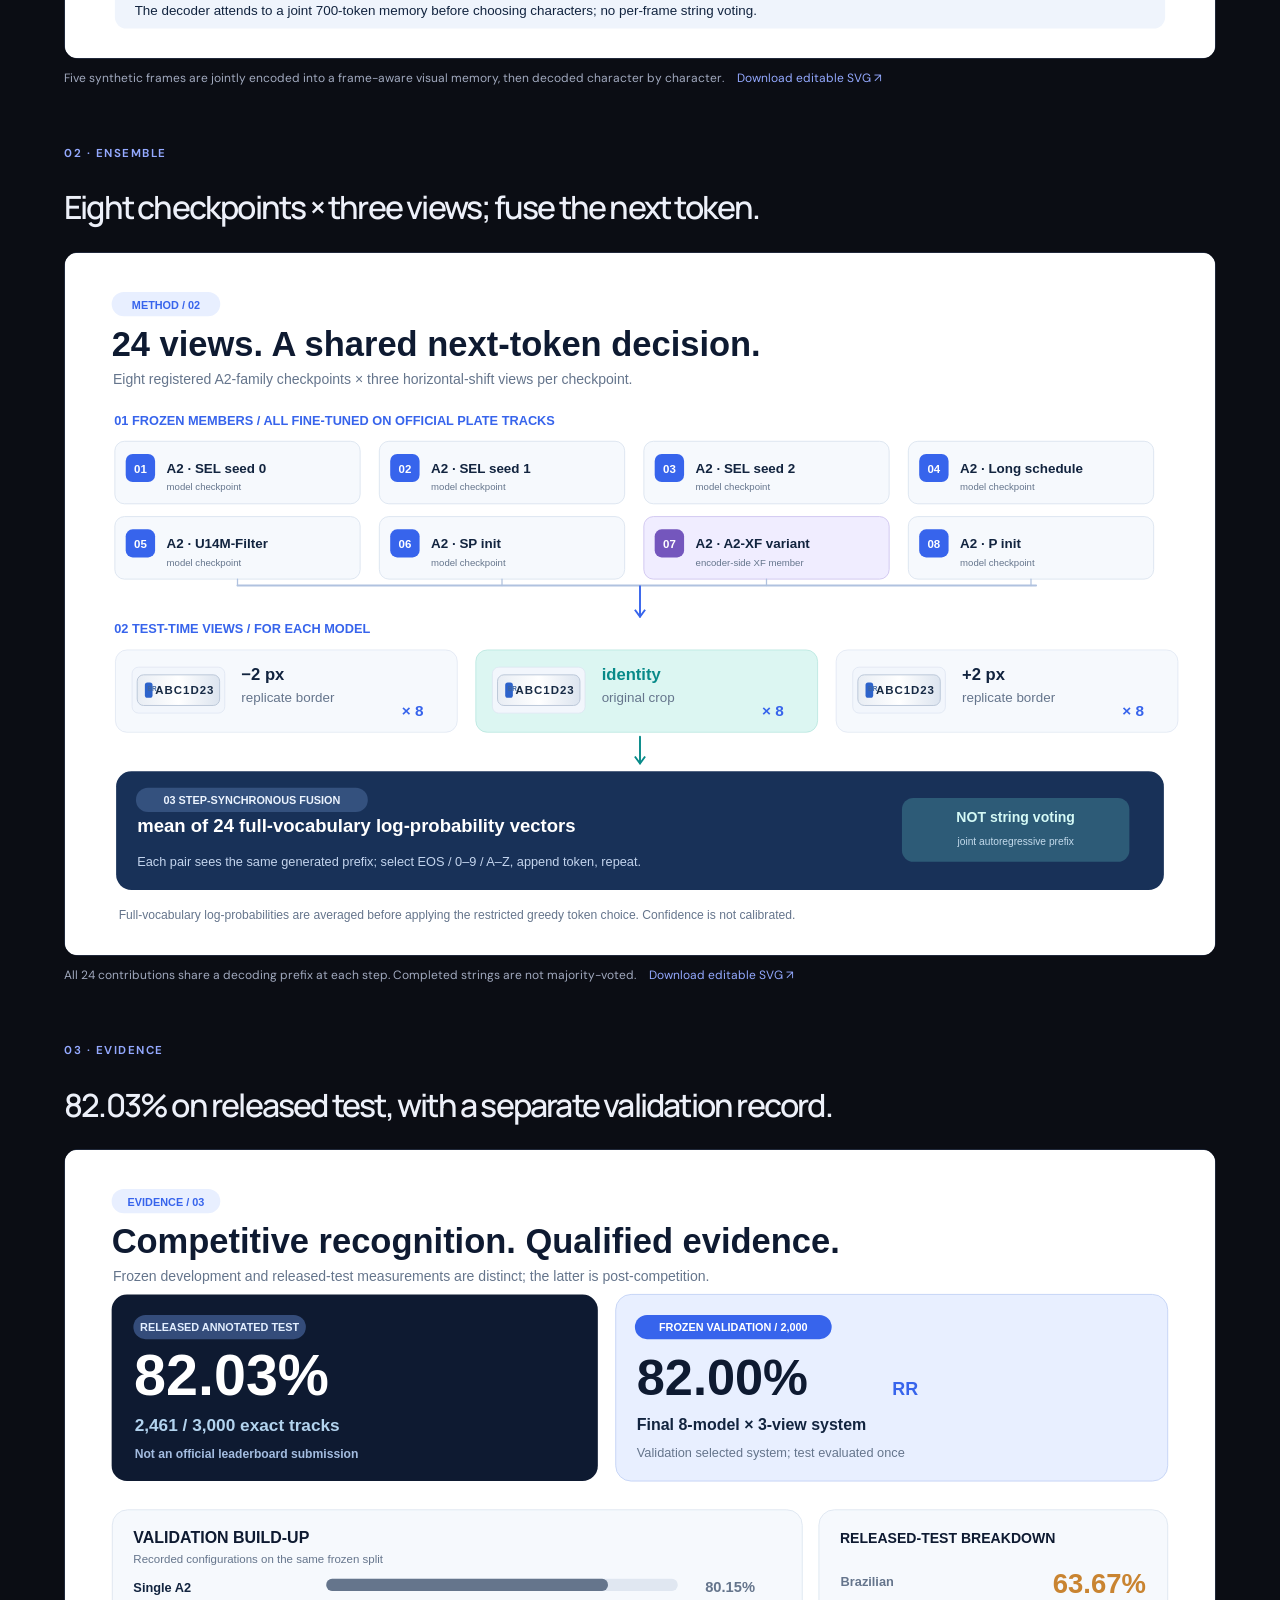
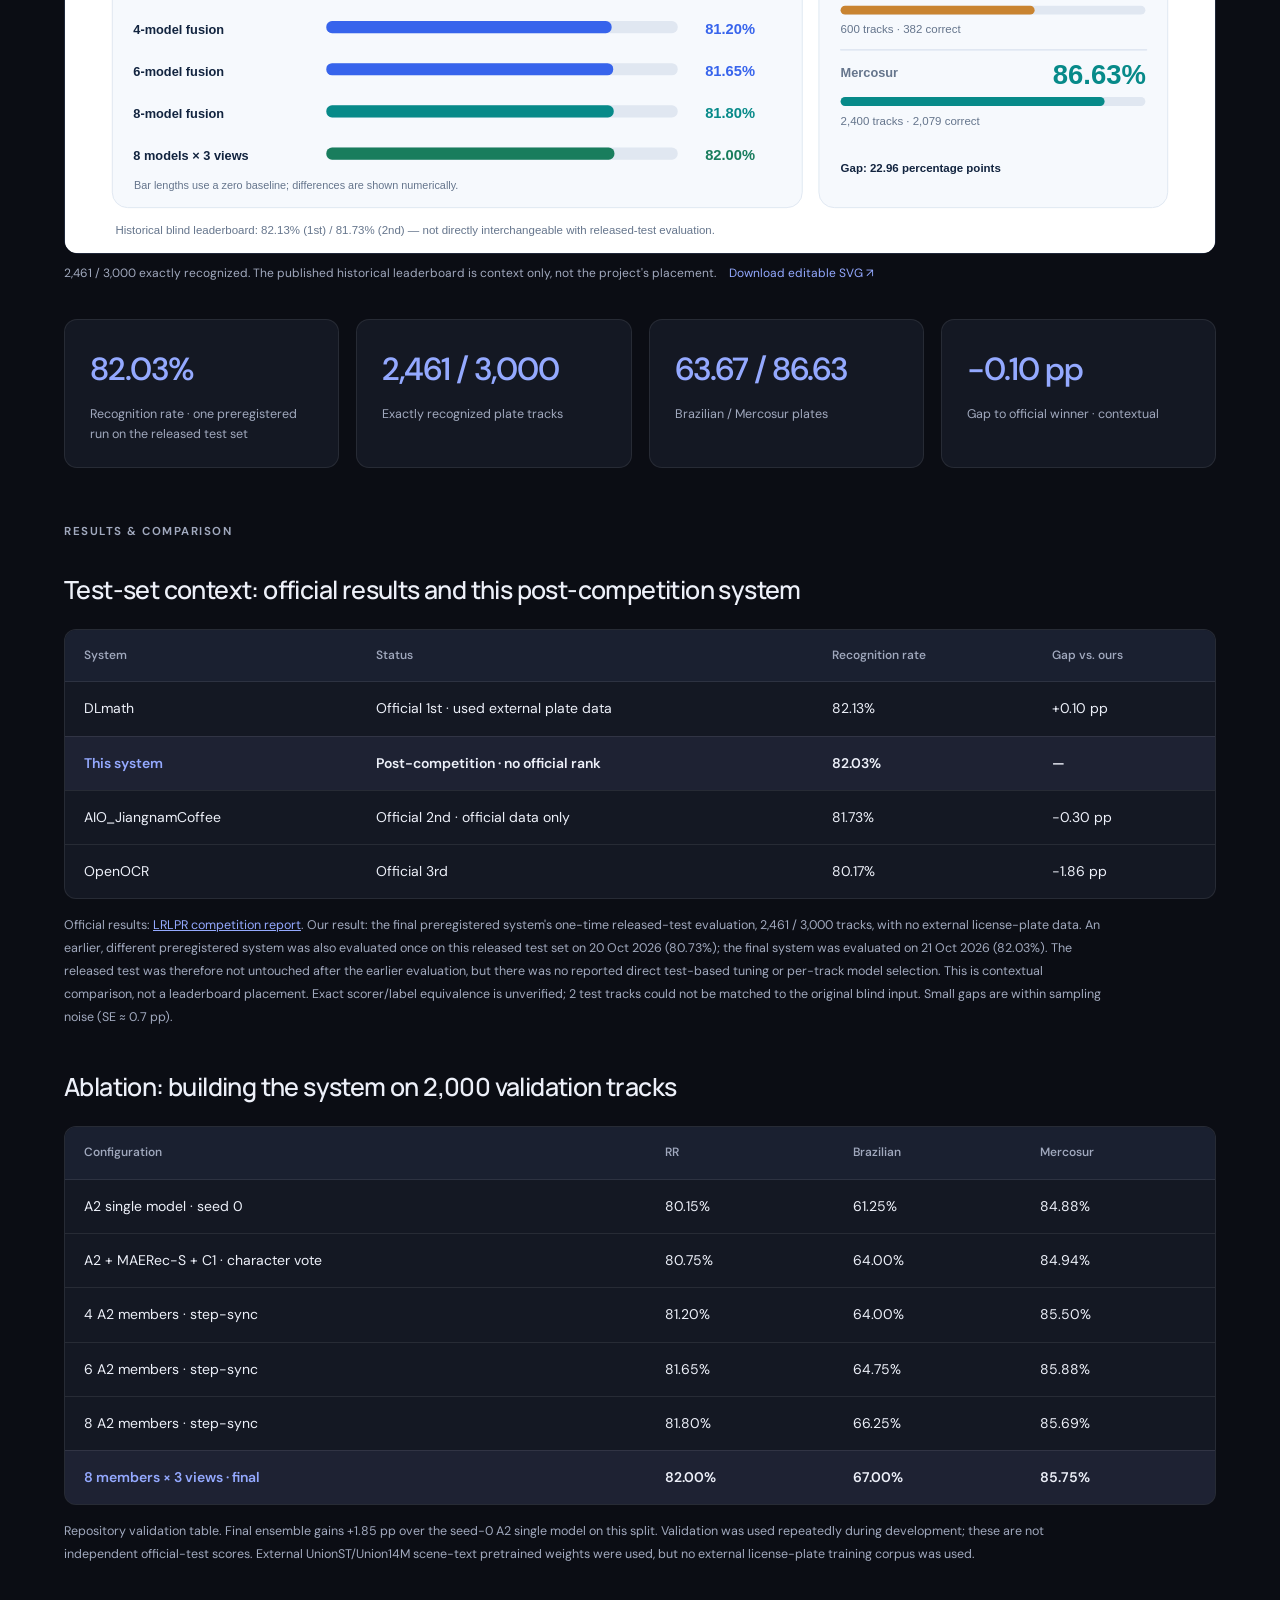
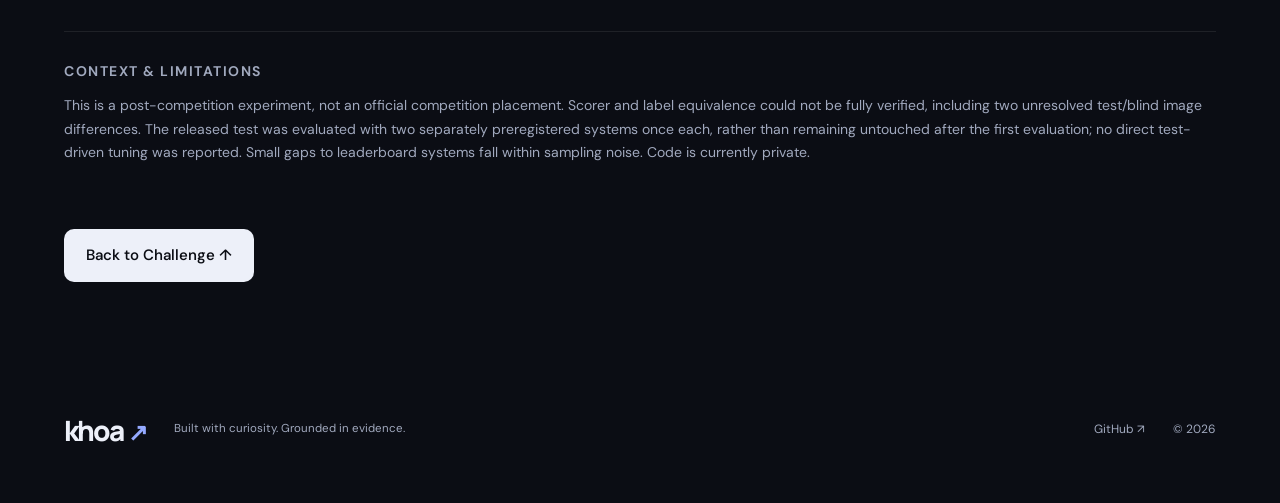
<file: projects/lrlpr.html>
<!doctype html><html lang="en"><head><meta charset="utf-8"><meta name="viewport" content="width=device-width, initial-scale=1"><meta name="theme-color" content="#0b0d14"><title>Five frames. One clear answer. — Cao Lê Minh Khoa</title><meta name="description" content="Case study: multi-frame recognition of extremely low-resolution license plates for the ICPR 2026 LRLPR-26 challenge. 82.03% recognition on the test set, post-competition."><meta property="og:type" content="website"><meta property="og:site_name" content="Cao Lê Minh Khoa"><meta property="og:title" content="Five frames. One clear answer. — Cao Lê Minh Khoa"><meta property="og:description" content="Case study: multi-frame recognition of extremely low-resolution license plates for the ICPR 2026 LRLPR-26 challenge. 82.03% recognition on the test set, post-competition."><meta property="og:url" content="https://khoalearningcode.github.io/projects/lrlpr.html"><meta property="og:image" content="https://khoalearningcode.github.io/assets/og-image.png"><meta property="og:image:width" content="1200"><meta property="og:image:height" content="630"><meta property="og:image:alt" content="Cao Lê Minh Khoa — AI Engineer · Reliable AI Systems"><meta name="twitter:card" content="summary_large_image"><meta name="twitter:title" content="Five frames. One clear answer. — Cao Lê Minh Khoa"><meta name="twitter:description" content="Case study: multi-frame recognition of extremely low-resolution license plates for the ICPR 2026 LRLPR-26 challenge. 82.03% recognition on the test set, post-competition."><meta name="twitter:image" content="https://khoalearningcode.github.io/assets/og-image.png"><link rel="canonical" href="https://khoalearningcode.github.io/projects/lrlpr.html"><link rel="icon" href="../assets/favicon.svg" type="image/svg+xml"><link rel="stylesheet" href="../assets/site.css?v=10"></head><body><a class="skip" href="#main">Skip to content</a><header><a class="brand" href="../index.html" aria-label="Khoa home">khoa<span>↗</span></a><nav aria-label="Main navigation"><a href="../index.html#about">About</a><a href="../index.html#work">Work</a><a href="../career.html">Career</a><a class="nav-contact" href="../index.html#contact">Contact <span>↗</span></a></nav><div class="header-tools"><button class="motion-toggle" type="button" aria-pressed="false" aria-label="Pause decorative motion" title="Pause or resume decorative motion">Ⅱ Motion</button><button class="theme-toggle" type="button" aria-label="Switch to light theme" title="Change color theme">☼</button></div></header><main id="main" class="case-main"><a class="back-link" href="../index.html?filter=challenge#work">← Challenge</a><section class="case-hero"><p class="eyebrow">COMPUTER VISION · LRLPR-26 · Post-competition</p><h1>Five frames. One clear answer.</h1><p class="case-description">Multi-frame recognition of extremely low-resolution license plates.</p><div class="case-tags">PyTorch · SVTRv2 · OCR · Ensemble learning</div></section><figure class="case-cover paper-diagram figure-step showcase-figure showcase-featured"><div class="figure-heading"><p class="eyebrow">PROJECT OVERVIEW</p><h2>Five imperfect views. One plate.</h2></div><button class="zoom-image" type="button" data-image="../assets/projects/lrlpr-showcase_hero.svg" data-caption="Five illustrative low-resolution license-plate frames with track-level decoding, a released-test score of 82.03 percent and post-competition caveat"><img src="../assets/projects/lrlpr-showcase_hero.svg" alt="Five illustrative low-resolution license-plate frames with track-level decoding, a released-test score of 82.03 percent and post-competition caveat" width="1600" height="720" loading="eager"></button><figcaption>Original vector showcase. Synthetic plate illustrations, not benchmark crops. This score is post-competition, not an official ranking. <a href="../assets/projects/lrlpr-showcase_hero.svg" download>Download editable SVG ↗</a></figcaption></figure><section class="challenge-intro case-summary" aria-label="Summary"><p class="eyebrow">AT A GLANCE · MY ROLE</p><div class="challenge-facts"><div><span>MY ROLE</span><strong>Owner of the project repository: solution development, experiments and evaluation</strong></div><div><span>WHAT I BUILT</span><strong>Shared SVTRv2 encoder with a concatenated five-frame memory, an autoregressive decoder, and a step-synchronous ensemble of 8 members × 3 views</strong></div><div><span>STATUS</span><strong>Post-competition evaluation · no official rank</strong></div><div><span>RESULT</span><strong>82.03% exact recognition · 2,461 / 3,000 test tracks</strong></div><div><span>DATA</span><strong>No external license-plate data; scene-text pretraining only</strong></div><div><span>CODE</span><strong>Private repository</strong></div></div><p class="challenge-links"><a href="https://arxiv.org/abs/2604.22506" target="_blank" rel="noopener">Competition report ↗</a> · <a href="https://icpr26lrlpr.github.io/" target="_blank" rel="noopener">Competition page ↗</a> · <a href="mailto:godminhkhoa@gmail.com">Ask about this work ↗</a></p></section><section class="challenge-intro" aria-labelledby="about-challenge"><p class="eyebrow">ABOUT THE CHALLENGE</p><h2 id="about-challenge">ICPR 2026 · LRLPR-26.</h2><p class="challenge-lead">An international competition on reading license plates from extremely low-resolution video. Each sample is a <em>track</em>: five consecutive crops of one plate, around 49 × 18 pixels, and the system must predict the full plate string and a confidence.</p><div class="challenge-facts"><div><span>ORGANIZER</span><strong>Rayson Laroca et al. · ICPR 2026</strong></div><div><span>TASK</span><strong>Read a 7-character Brazilian or Mercosur plate from five frames</strong></div><div><span>DATA</span><strong>20,000 training tracks and 3,000 test tracks from one surveillance camera in Curitiba, Brazil</strong></div><div><span>METRIC</span><strong>Recognition Rate: exact match of the plate string; ties broken by Confidence Gap</strong></div><div><span>PROTOCOL</span><strong>About a month of public phase, then a one-week blind phase with at most three submissions per team</strong></div><div><span>PARTICIPATION</span><strong>269 teams registered from 41 countries; 99 took part in the blind phase</strong></div></div><p class="challenge-links"><a href="https://icpr26lrlpr.github.io/" target="_blank" rel="noopener">Competition page ↗</a> · <a href="https://arxiv.org/abs/2604.22506" target="_blank" rel="noopener">Summary paper ↗</a> · <a href="https://github.com/raysonlaroca/lrlpr-26-dataset" target="_blank" rel="noopener">Dataset ↗</a></p></section><div class="figure-stack"><figure class="case-cover paper-diagram figure-step showcase-figure"><div class="figure-heading"><p class="eyebrow">01 · ARCHITECTURE</p><h2>Shared visual encoding, one track-level prediction.</h2></div><button class="zoom-image" type="button" data-image="../assets/projects/lrlpr-showcase_architecture.svg" data-caption="Five low-resolution frames resized to 40 by 112 each, shared SVTRv2-B encoder, 700 by 384 visual memory, and autoregressive NRTR decoding"><img src="../assets/projects/lrlpr-showcase_architecture.svg" alt="Five low-resolution frames resized to 40 by 112 each, shared SVTRv2-B encoder, 700 by 384 visual memory, and autoregressive NRTR decoding" width="1800" height="1100" loading="lazy"></button><figcaption>Five synthetic frames are jointly encoded into a frame-aware visual memory, then decoded character by character. <a href="../assets/projects/lrlpr-showcase_architecture.svg" download>Download editable SVG ↗</a></figcaption></figure><figure class="case-cover paper-diagram figure-step showcase-figure"><div class="figure-heading"><p class="eyebrow">02 · ENSEMBLE</p><h2>Eight checkpoints × three views; fuse the next token.</h2></div><button class="zoom-image" type="button" data-image="../assets/projects/lrlpr-showcase_fusion.svg" data-caption="Eight A2-family checkpoints and three shifted test views per checkpoint, synchronized autoregressive prefixes and mean next-token log probabilities"><img src="../assets/projects/lrlpr-showcase_fusion.svg" alt="Eight A2-family checkpoints and three shifted test views per checkpoint, synchronized autoregressive prefixes and mean next-token log probabilities" width="1800" height="1100" loading="lazy"></button><figcaption>All 24 contributions share a decoding prefix at each step. Completed strings are not majority-voted. <a href="../assets/projects/lrlpr-showcase_fusion.svg" download>Download editable SVG ↗</a></figcaption></figure><figure class="case-cover paper-diagram figure-step showcase-figure"><div class="figure-heading"><p class="eyebrow">03 · EVIDENCE</p><h2>82.03% on released test, with a separate validation record.</h2></div><button class="zoom-image" type="button" data-image="../assets/projects/lrlpr-showcase_results.svg" data-caption="Frozen validation and post-competition released-test results, exact-match breakdowns, and 82.03 percent recognition on 3000 tracks"><img src="../assets/projects/lrlpr-showcase_results.svg" alt="Frozen validation and post-competition released-test results, exact-match breakdowns, and 82.03 percent recognition on 3000 tracks" width="1800" height="1100" loading="lazy"></button><figcaption>2,461 / 3,000 exactly recognized. The published historical leaderboard is context only, not the project's placement. <a href="../assets/projects/lrlpr-showcase_results.svg" download>Download editable SVG ↗</a></figcaption></figure></div><div class="result-stats"><div><strong>82.03%</strong><span>Recognition rate · one preregistered run on the released test set</span></div><div><strong>2,461 / 3,000</strong><span>Exactly recognized plate tracks</span></div><div><strong>63.67 / 86.63</strong><span>Brazilian / Mercosur plates</span></div><div><strong>−0.10 pp</strong><span>Gap to official winner · contextual</span></div></div><div class="results-section"><p class="eyebrow">RESULTS & COMPARISON</p><section class="evidence-block"><h3>Test-set context: official results and this post-competition system</h3><div class="results-scroll"><table><thead><tr><th scope="col">System</th><th scope="col">Status</th><th scope="col">Recognition rate</th><th scope="col">Gap vs. ours</th></tr></thead><tbody><tr><td>DLmath</td><td>Official 1st · used external plate data</td><td>82.13%</td><td>+0.10 pp</td></tr><tr class="ours"><td>This system</td><td>Post-competition · no official rank</td><td>82.03%</td><td>—</td></tr><tr><td>AIO_JiangnamCoffee</td><td>Official 2nd · official data only</td><td>81.73%</td><td>−0.30 pp</td></tr><tr><td>OpenOCR</td><td>Official 3rd</td><td>80.17%</td><td>−1.86 pp</td></tr></tbody></table></div><p class="evidence-note">Official results: <a href="https://arxiv.org/html/2604.22506v1" target="_blank" rel="noopener">LRLPR competition report</a>. Our result: the final preregistered system's one-time released-test evaluation, 2,461 / 3,000 tracks, with no external license-plate data. An earlier, different preregistered system was also evaluated once on this released test set on 20 Oct 2026 (80.73%); the final system was evaluated on 21 Oct 2026 (82.03%). The released test was therefore not untouched after the earlier evaluation, but there was no reported direct test-based tuning or per-track model selection. This is contextual comparison, not a leaderboard placement. Exact scorer/label equivalence is unverified; 2 test tracks could not be matched to the original blind input. Small gaps are within sampling noise (SE ≈ 0.7 pp).</p></section><section class="evidence-block"><h3>Ablation: building the system on 2,000 validation tracks</h3><div class="results-scroll"><table><thead><tr><th scope="col">Configuration</th><th scope="col">RR</th><th scope="col">Brazilian</th><th scope="col">Mercosur</th></tr></thead><tbody><tr><td>A2 single model · seed 0</td><td>80.15%</td><td>61.25%</td><td>84.88%</td></tr><tr><td>A2 + MAERec-S + C1 · character vote</td><td>80.75%</td><td>64.00%</td><td>84.94%</td></tr><tr><td>4 A2 members · step-sync</td><td>81.20%</td><td>64.00%</td><td>85.50%</td></tr><tr><td>6 A2 members · step-sync</td><td>81.65%</td><td>64.75%</td><td>85.88%</td></tr><tr><td>8 A2 members · step-sync</td><td>81.80%</td><td>66.25%</td><td>85.69%</td></tr><tr class="ours"><td>8 members × 3 views · final</td><td>82.00%</td><td>67.00%</td><td>85.75%</td></tr></tbody></table></div><p class="evidence-note">Repository validation table. Final ensemble gains +1.85 pp over the seed-0 A2 single model on this split. Validation was used repeatedly during development; these are not independent official-test scores. External UnionST/Union14M scene-text pretrained weights were used, but no external license-plate training corpus was used.</p></section></div><div class="case-layout case-limits-only"><div class="case-body"><section class="limits"><p class="eyebrow">CONTEXT & LIMITATIONS</p><p>This is a post-competition experiment, not an official competition placement. Scorer and label equivalence could not be fully verified, including two unresolved test/blind image differences. The released test was evaluated with two separately preregistered systems once each, rather than remaining untouched after the first evaluation; no direct test-driven tuning was reported. Small gaps to leaderboard systems fall within sampling noise. Code is currently private.</p></section></div></div><a class="button" href="../index.html?filter=challenge#work">Back to Challenge ↑</a></main><footer><a class="brand" href="../index.html">khoa<span>↗</span></a><p>Built with curiosity. Grounded in evidence.</p><a href="https://github.com/khoalearningcode">GitHub ↗</a><span>© 2026</span></footer><a class="to-top" href="#main" aria-label="Back to top">↑</a><dialog class="image-dialog"><button class="close-dialog" aria-label="Close image">×</button><img alt=""><p></p></dialog><script src="../assets/main.js?v=13"></script><script src="../assets/fx.js?v=2" defer></script></body></html>
</file>
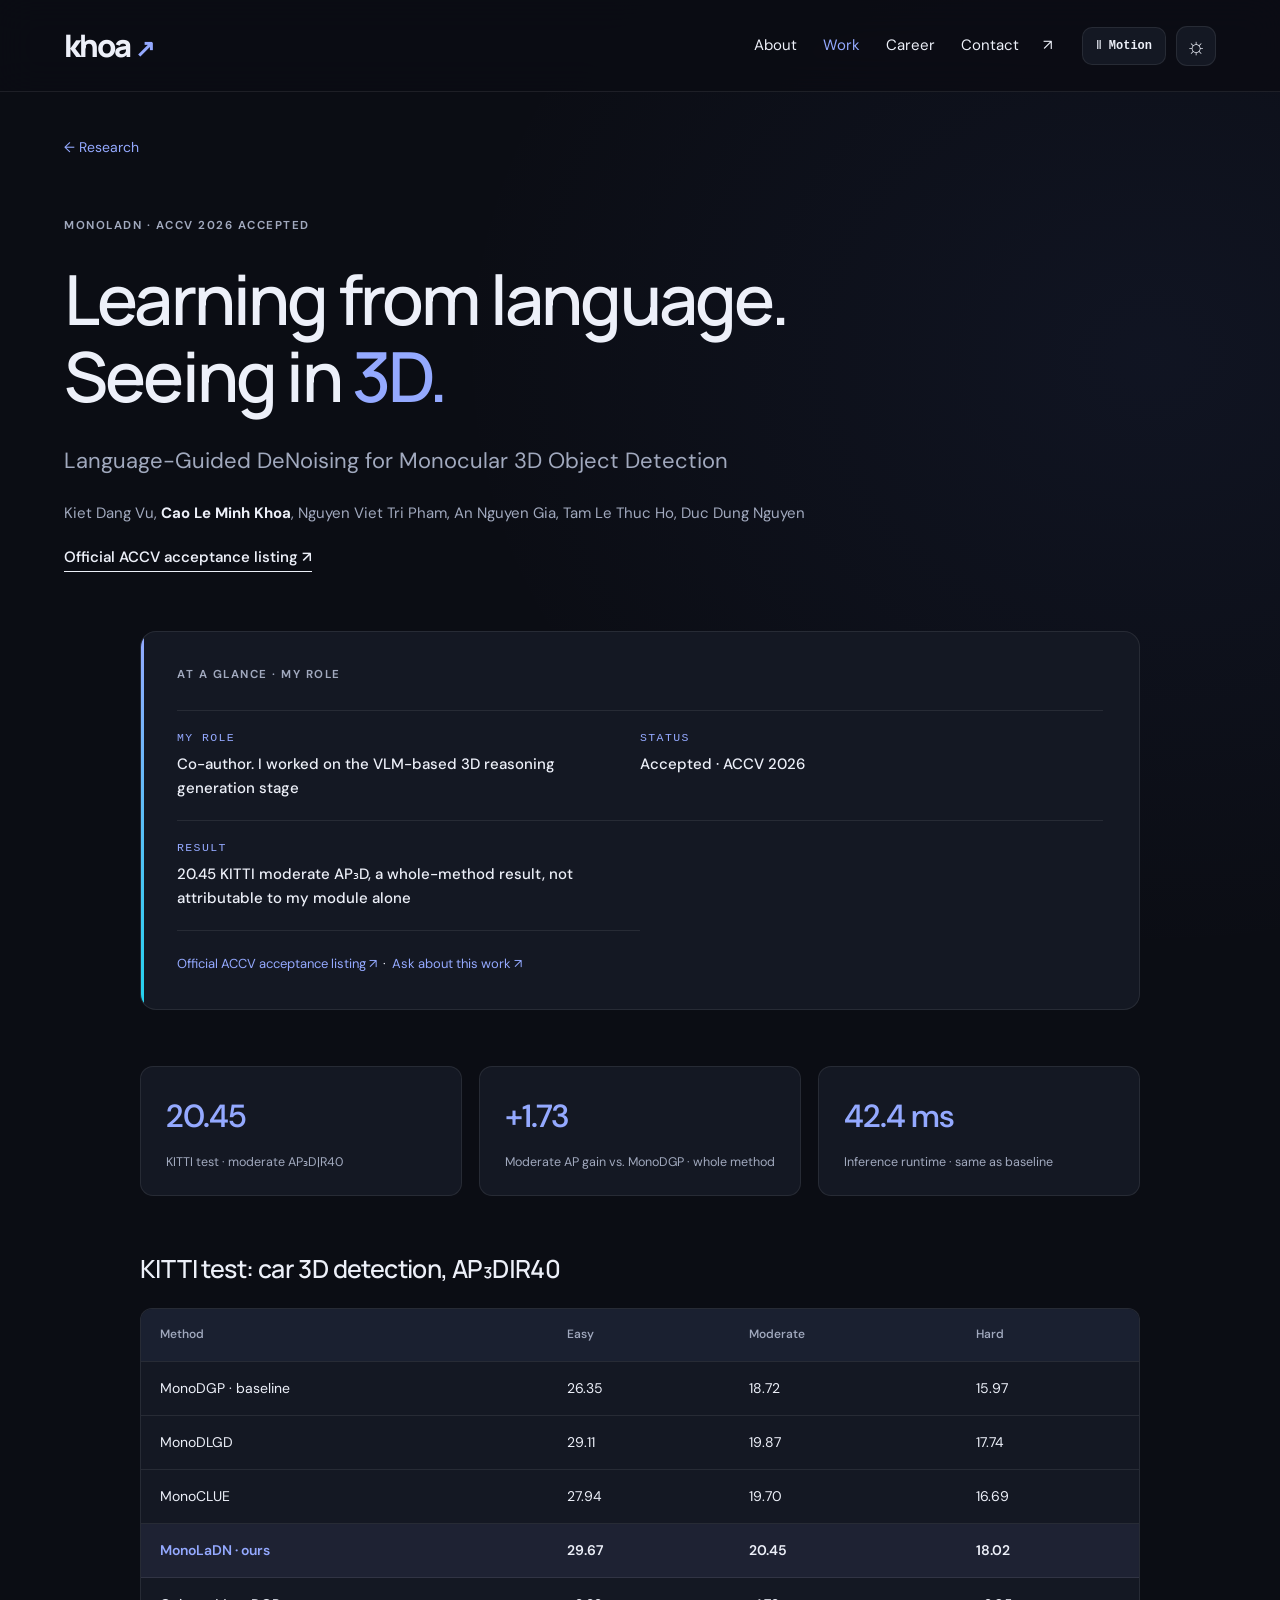
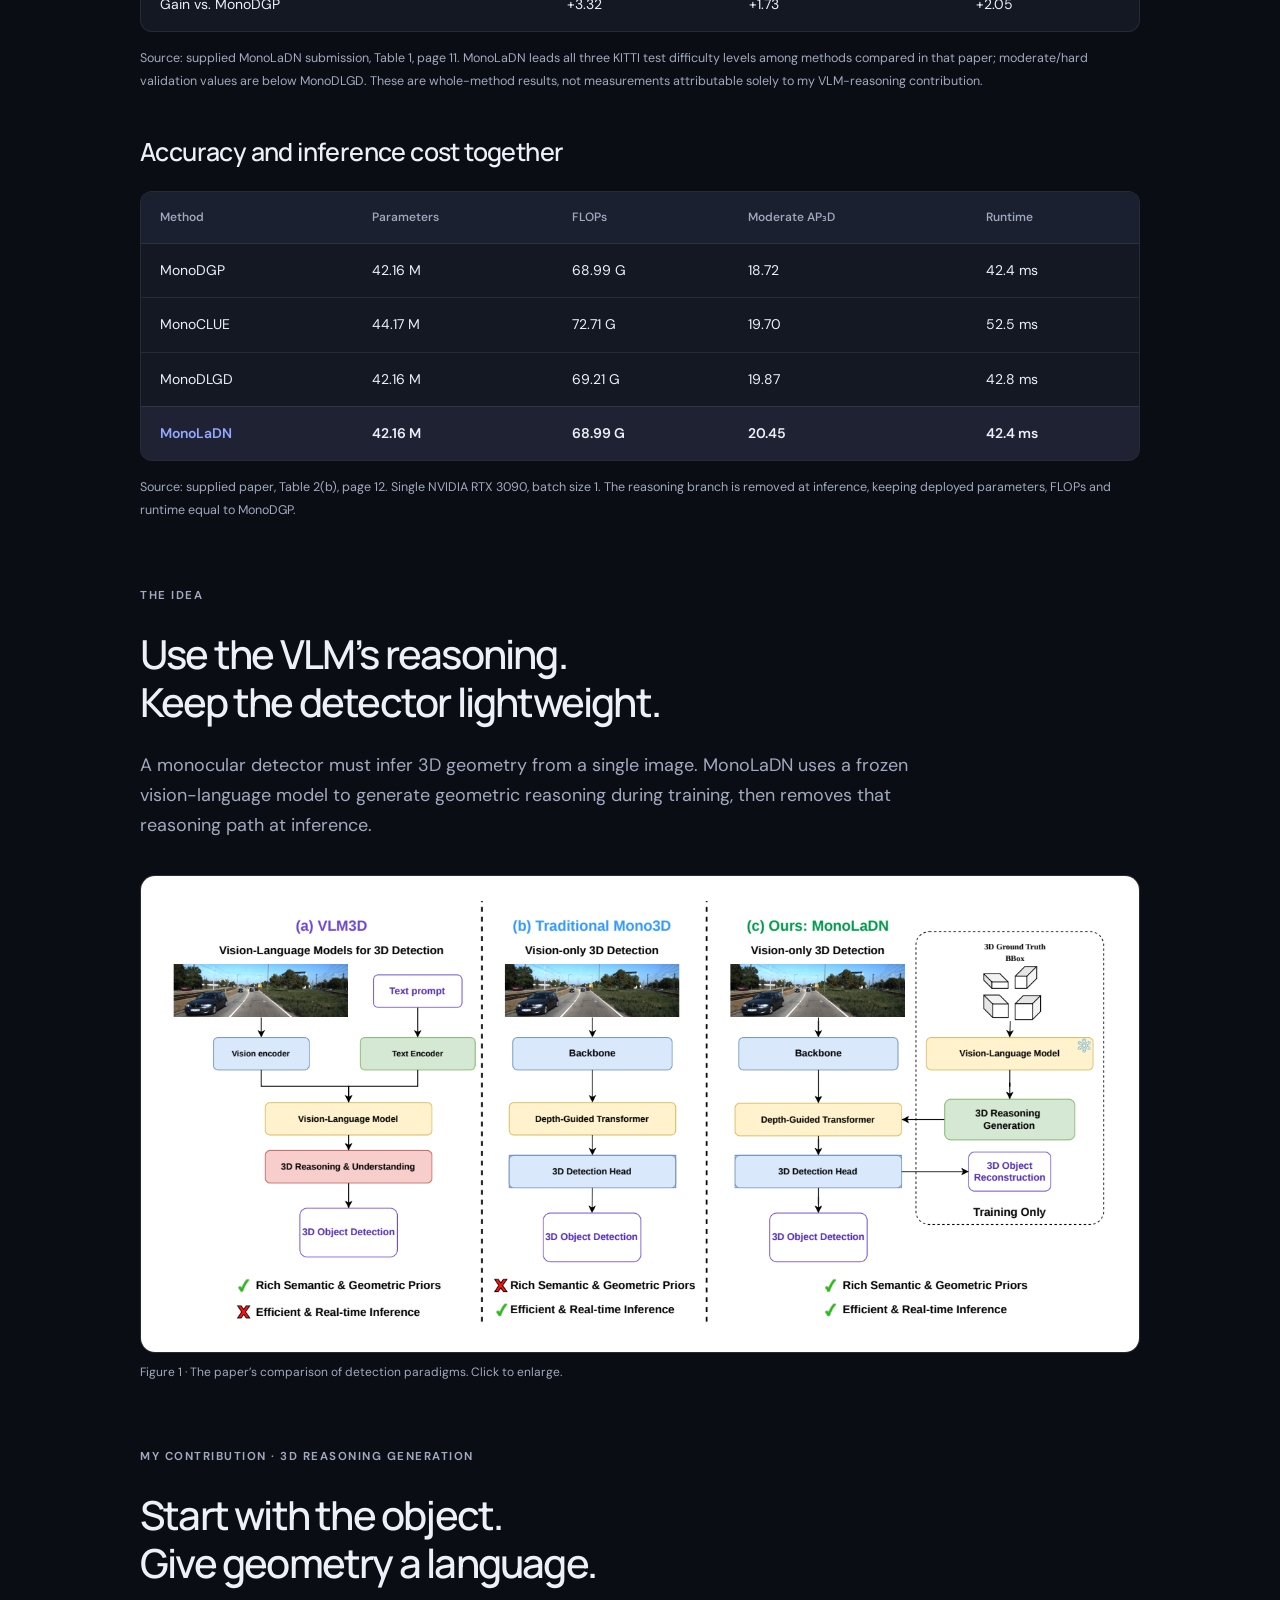
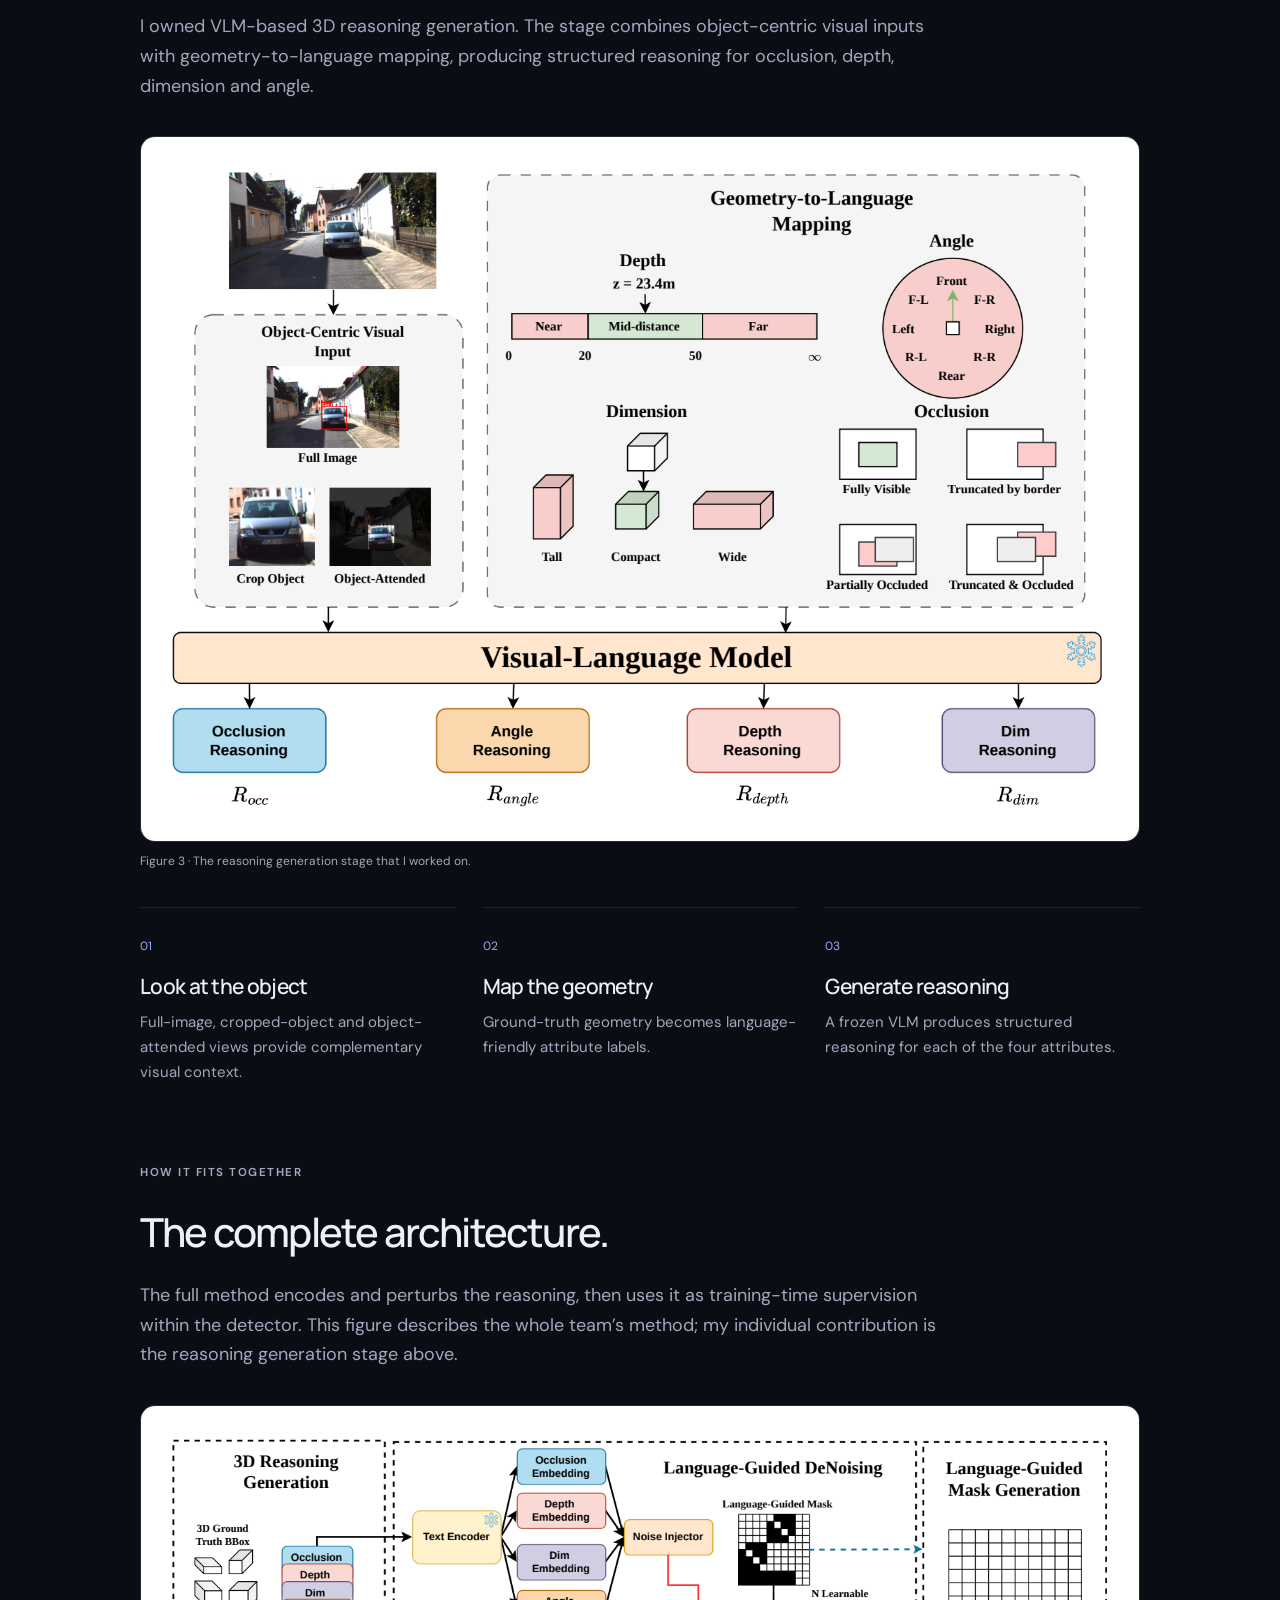
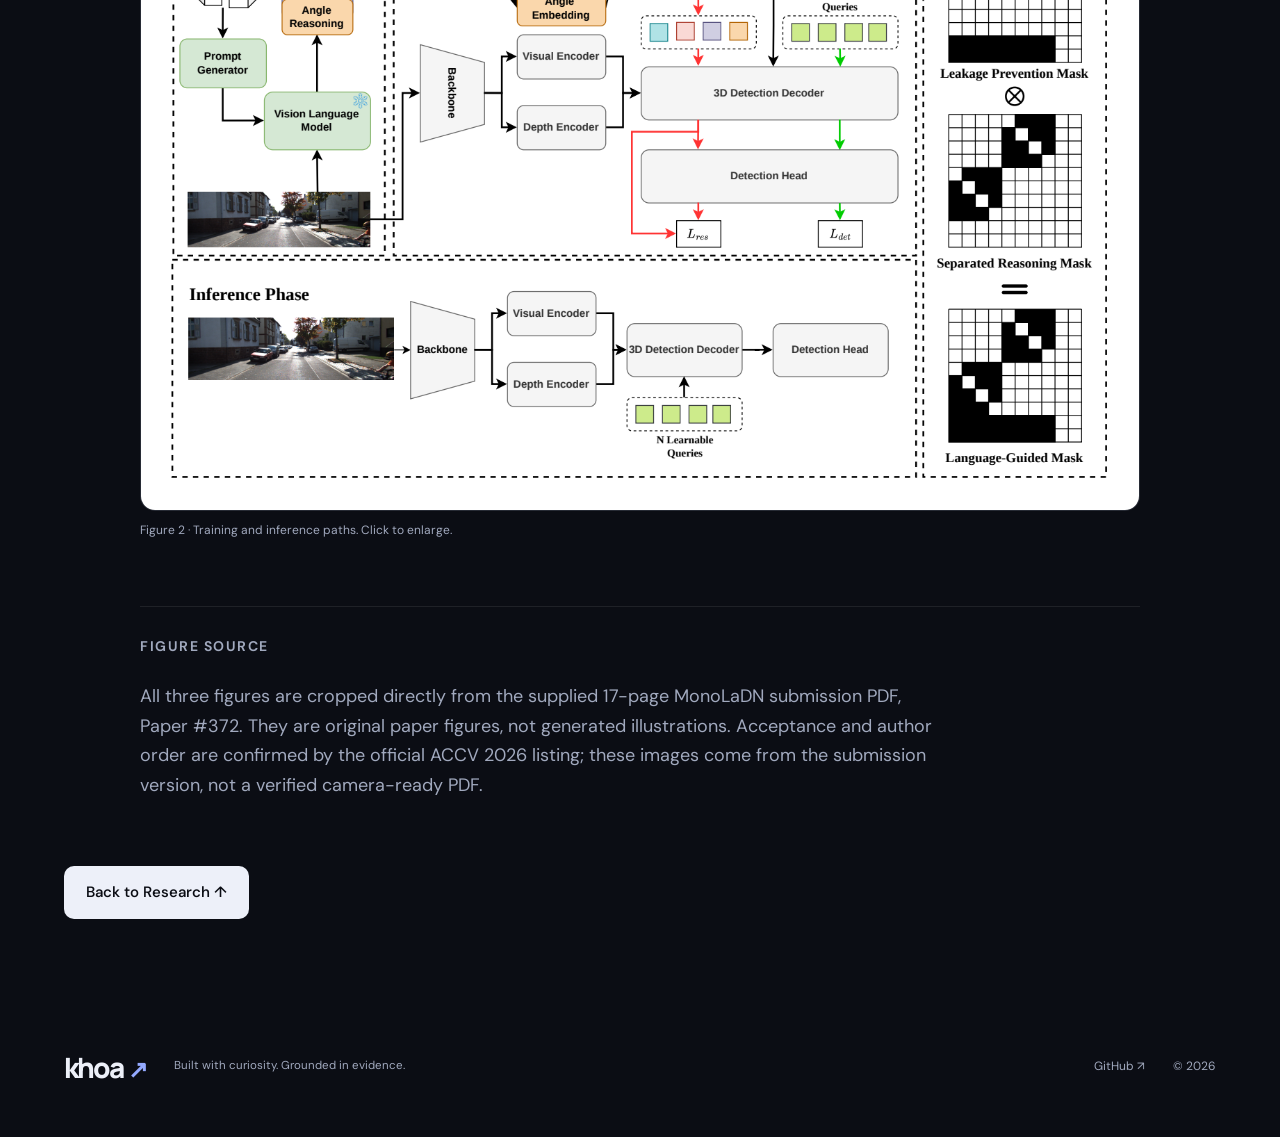
<file: projects/monoladn.html>
<!doctype html><html lang="en"><head><meta charset="utf-8"><meta name="viewport" content="width=device-width, initial-scale=1"><meta name="theme-color" content="#0b0d14"><title>MonoLaDN — Cao Lê Minh Khoa</title><meta name="description" content="MonoLaDN, accepted at ACCV 2026: language-guided denoising for monocular 3D object detection, with VLM-based 3D reasoning generation."><meta property="og:type" content="website"><meta property="og:site_name" content="Cao Lê Minh Khoa"><meta property="og:title" content="MonoLaDN — Cao Lê Minh Khoa"><meta property="og:description" content="MonoLaDN, accepted at ACCV 2026: language-guided denoising for monocular 3D object detection, with VLM-based 3D reasoning generation."><meta property="og:url" content="https://khoalearningcode.github.io/projects/monoladn.html"><meta property="og:image" content="https://khoalearningcode.github.io/assets/og-image.png"><meta property="og:image:width" content="1200"><meta property="og:image:height" content="630"><meta property="og:image:alt" content="Cao Lê Minh Khoa — AI Engineer · Reliable AI Systems"><meta name="twitter:card" content="summary_large_image"><meta name="twitter:title" content="MonoLaDN — Cao Lê Minh Khoa"><meta name="twitter:description" content="MonoLaDN, accepted at ACCV 2026: language-guided denoising for monocular 3D object detection, with VLM-based 3D reasoning generation."><meta name="twitter:image" content="https://khoalearningcode.github.io/assets/og-image.png"><link rel="canonical" href="https://khoalearningcode.github.io/projects/monoladn.html"><link rel="icon" href="../assets/favicon.svg" type="image/svg+xml"><link rel="stylesheet" href="../assets/site.css?v=10"></head><body><a class="skip" href="#main">Skip to content</a><header><a class="brand" href="../index.html" aria-label="Khoa home">khoa<span>↗</span></a><nav aria-label="Main navigation"><a href="../index.html#about">About</a><a href="../index.html#work">Work</a><a href="../career.html">Career</a><a class="nav-contact" href="../index.html#contact">Contact <span>↗</span></a></nav><div class="header-tools"><button class="motion-toggle" type="button" aria-pressed="false" aria-label="Pause decorative motion" title="Pause or resume decorative motion">Ⅱ Motion</button><button class="theme-toggle" type="button" aria-label="Switch to light theme" title="Change color theme">☼</button></div></header><main id="main" class="case-main paper-case"><a class="back-link" href="../index.html?filter=research#work">← Research</a><section class="case-hero"><p class="eyebrow">MONOLADN · ACCV 2026 ACCEPTED</p><h1>Learning from language.<br>Seeing in <em>3D.</em></h1><p class="case-description">Language-Guided DeNoising for Monocular 3D Object Detection</p><p class="authors">Kiet Dang Vu, <strong>Cao Le Minh Khoa</strong>, Nguyen Viet Tri Pham, An Nguyen Gia, Tam Le Thuc Ho, Duc Dung Nguyen</p><a class="text-link" href="https://accv2026.org/accepted-papers/" target="_blank" rel="noopener">Official ACCV acceptance listing ↗</a></section><section class="challenge-intro case-summary" aria-label="Summary"><p class="eyebrow">AT A GLANCE · MY ROLE</p><div class="challenge-facts"><div><span>MY ROLE</span><strong>Co-author. I worked on the VLM-based 3D reasoning generation stage</strong></div><div><span>STATUS</span><strong>Accepted · ACCV 2026</strong></div><div><span>RESULT</span><strong>20.45 KITTI moderate AP₃D, a whole-method result, not attributable to my module alone</strong></div></div><p class="challenge-links"><a href="https://accv2026.org/accepted-papers/" target="_blank" rel="noopener">Official ACCV acceptance listing ↗</a> · <a href="mailto:godminhkhoa@gmail.com">Ask about this work ↗</a></p></section><div class="result-stats"><div><strong>20.45</strong><span>KITTI test · moderate AP₃D|R40</span></div><div><strong>+1.73</strong><span>Moderate AP gain vs. MonoDGP · whole method</span></div><div><strong>42.4 ms</strong><span>Inference runtime · same as baseline</span></div></div><div class="results-section"><section class="evidence-block"><h3>KITTI test: car 3D detection, AP₃D|R40</h3><div class="results-scroll"><table><thead><tr><th scope="col">Method</th><th scope="col">Easy</th><th scope="col">Moderate</th><th scope="col">Hard</th></tr></thead><tbody><tr><td>MonoDGP · baseline</td><td>26.35</td><td>18.72</td><td>15.97</td></tr><tr><td>MonoDLGD</td><td>29.11</td><td>19.87</td><td>17.74</td></tr><tr><td>MonoCLUE</td><td>27.94</td><td>19.70</td><td>16.69</td></tr><tr class="ours"><td>MonoLaDN · ours</td><td>29.67</td><td>20.45</td><td>18.02</td></tr><tr><td>Gain vs. MonoDGP</td><td>+3.32</td><td>+1.73</td><td>+2.05</td></tr></tbody></table></div><p class="evidence-note">Source: supplied MonoLaDN submission, Table 1, page 11. MonoLaDN leads all three KITTI test difficulty levels among methods compared in that paper; moderate/hard validation values are below MonoDLGD. These are whole-method results, not measurements attributable solely to my VLM-reasoning contribution.</p></section><section class="evidence-block"><h3>Accuracy and inference cost together</h3><div class="results-scroll"><table><thead><tr><th>Method</th><th>Parameters</th><th>FLOPs</th><th>Moderate AP₃D</th><th>Runtime</th></tr></thead><tbody><tr><td>MonoDGP</td><td>42.16 M</td><td>68.99 G</td><td>18.72</td><td>42.4 ms</td></tr><tr><td>MonoCLUE</td><td>44.17 M</td><td>72.71 G</td><td>19.70</td><td>52.5 ms</td></tr><tr><td>MonoDLGD</td><td>42.16 M</td><td>69.21 G</td><td>19.87</td><td>42.8 ms</td></tr><tr class="ours"><td>MonoLaDN</td><td>42.16 M</td><td>68.99 G</td><td>20.45</td><td>42.4 ms</td></tr></tbody></table></div><p class="evidence-note">Source: supplied paper, Table 2(b), page 12. Single NVIDIA RTX 3090, batch size 1. The reasoning branch is removed at inference, keeping deployed parameters, FLOPs and runtime equal to MonoDGP.</p></section></div><section class="paper-story"><p class="eyebrow">THE IDEA</p><h2>Use the VLM’s reasoning.<br>Keep the detector lightweight.</h2><p>A monocular detector must infer 3D geometry from a single image. MonoLaDN uses a frozen vision-language model to generate geometric reasoning during training, then removes that reasoning path at inference.</p><figure class="source-figure"><button class="zoom-image" data-image="../assets/projects/monoladn-fig1.png" data-caption="MonoLaDN Figure 1 — Comparison of VLM-based, vision-only and MonoLaDN detection paradigms. Cropped from page 2 of the supplied submission PDF."><img src="../assets/projects/monoladn-fig1.png" alt="Original Figure 1 comparing the three monocular 3D detection paradigms"></button><figcaption>Figure 1 · The paper’s comparison of detection paradigms. Click to enlarge.</figcaption></figure></section><section class="paper-story"><p class="eyebrow">MY CONTRIBUTION · 3D REASONING GENERATION</p><h2>Start with the object.<br>Give geometry a language.</h2><p>I owned VLM-based 3D reasoning generation. The stage combines object-centric visual inputs with geometry-to-language mapping, producing structured reasoning for occlusion, depth, dimension and angle.</p><figure class="source-figure"><button class="zoom-image" data-image="../assets/projects/monoladn-fig3.png" data-caption="MonoLaDN Figure 3 — 3D Reasoning Generation. Cropped from page 6 of the supplied submission PDF."><img src="../assets/projects/monoladn-fig3.png" alt="Original Figure 3: scene image, object crop, object-attended view and geometry-to-language mapping" loading="lazy"></button><figcaption>Figure 3 · The reasoning generation stage that I worked on.</figcaption></figure><div class="paper-steps"><article><span>01</span><h3>Look at the object</h3><p>Full-image, cropped-object and object-attended views provide complementary visual context.</p></article><article><span>02</span><h3>Map the geometry</h3><p>Ground-truth geometry becomes language-friendly attribute labels.</p></article><article><span>03</span><h3>Generate reasoning</h3><p>A frozen VLM produces structured reasoning for each of the four attributes.</p></article></div></section><section class="paper-story"><p class="eyebrow">HOW IT FITS TOGETHER</p><h2>The complete architecture.</h2><p>The full method encodes and perturbs the reasoning, then uses it as training-time supervision within the detector. This figure describes the whole team’s method; my individual contribution is the reasoning generation stage above.</p><figure class="source-figure"><button class="zoom-image" data-image="../assets/projects/monoladn-fig2.png" data-caption="MonoLaDN Figure 2 — Full architecture. Cropped from page 5 of the supplied submission PDF."><img src="../assets/projects/monoladn-fig2.png" alt="Original full MonoLaDN architecture with training and inference paths" loading="lazy"></button><figcaption>Figure 2 · Training and inference paths. Click to enlarge.</figcaption></figure></section><section class="paper-story limits"><p class="eyebrow">FIGURE SOURCE</p><p>All three figures are cropped directly from the supplied 17-page MonoLaDN submission PDF, Paper #372. They are original paper figures, not generated illustrations. Acceptance and author order are confirmed by the official ACCV 2026 listing; these images come from the submission version, not a verified camera-ready PDF.</p></section><a class="button" href="../index.html?filter=research#work">Back to Research ↑</a></main><footer><a class="brand" href="../index.html">khoa<span>↗</span></a><p>Built with curiosity. Grounded in evidence.</p><a href="https://github.com/khoalearningcode">GitHub ↗</a><span>© 2026</span></footer><a class="to-top" href="#main" aria-label="Back to top">↑</a><dialog class="image-dialog"><button class="close-dialog" aria-label="Close image">×</button><img alt=""><p></p></dialog><script src="../assets/main.js?v=13"></script><script src="../assets/fx.js?v=2" defer></script></body></html>
</file>
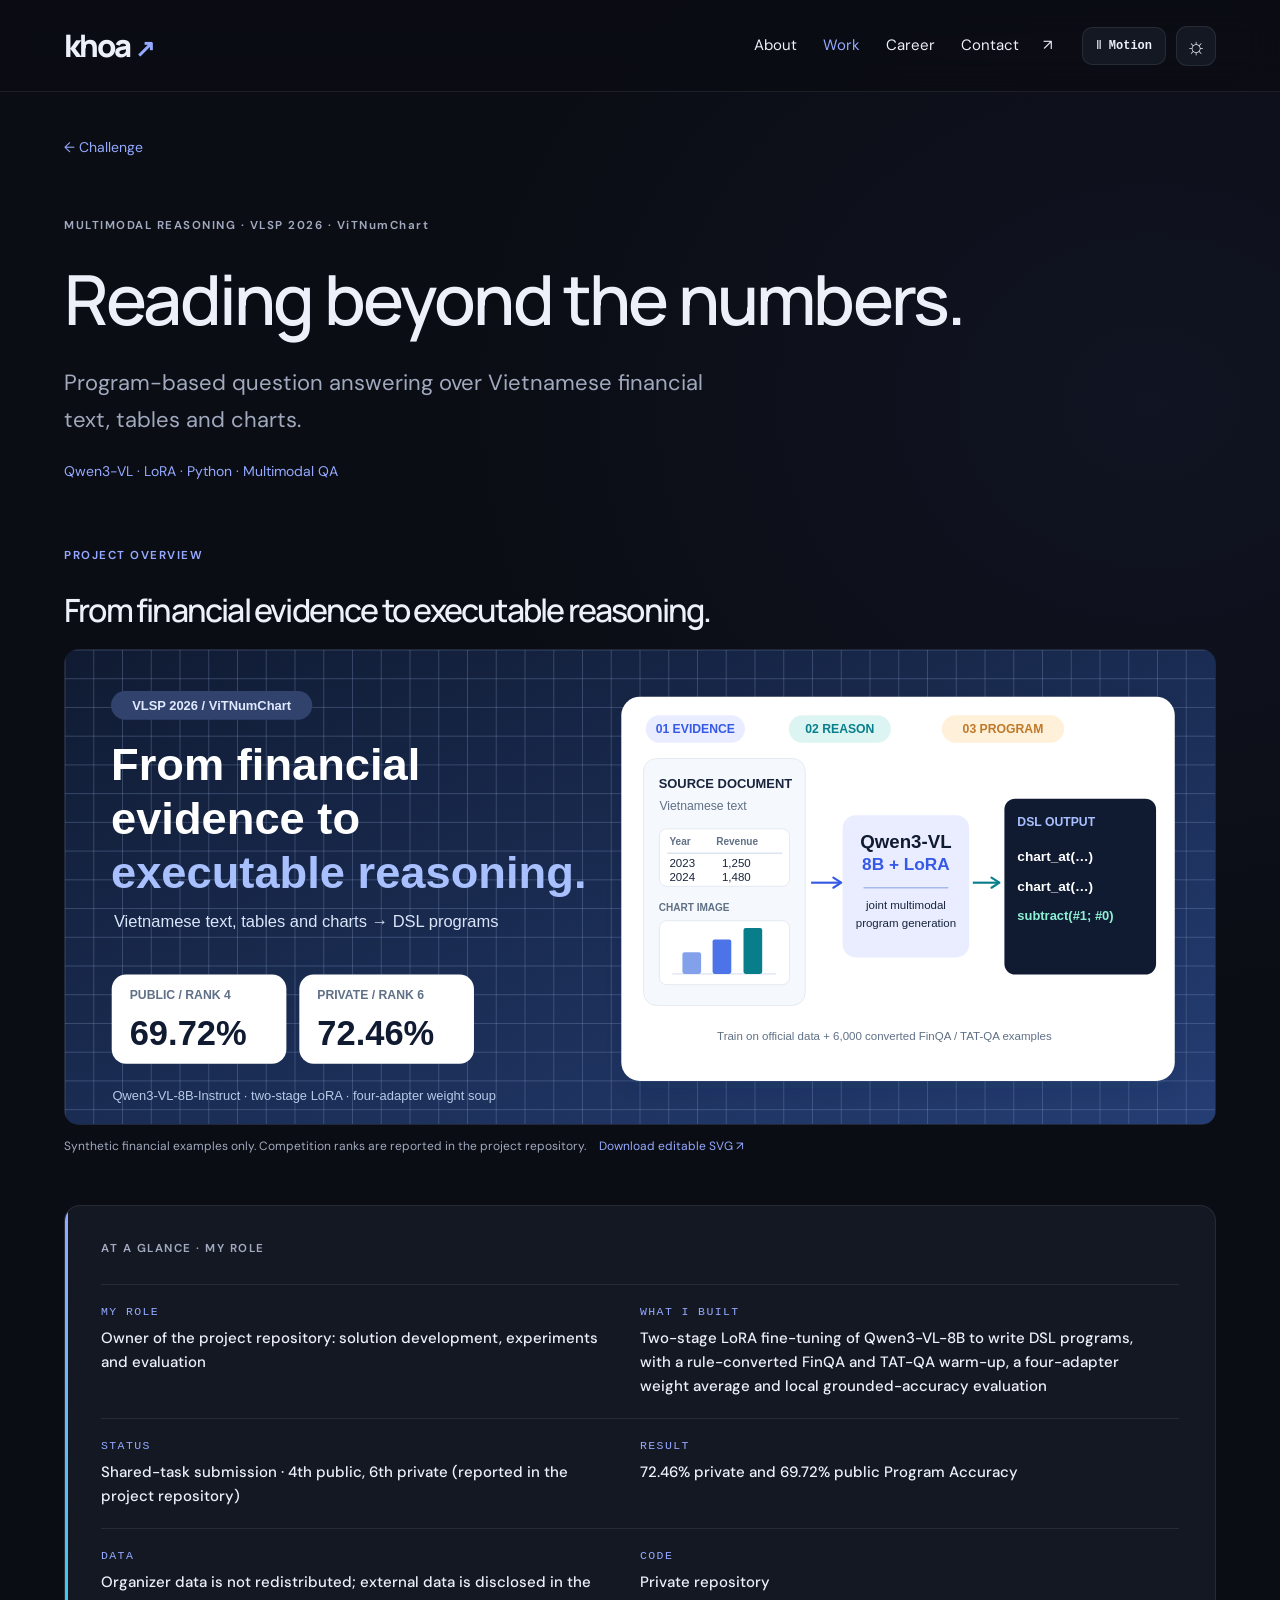
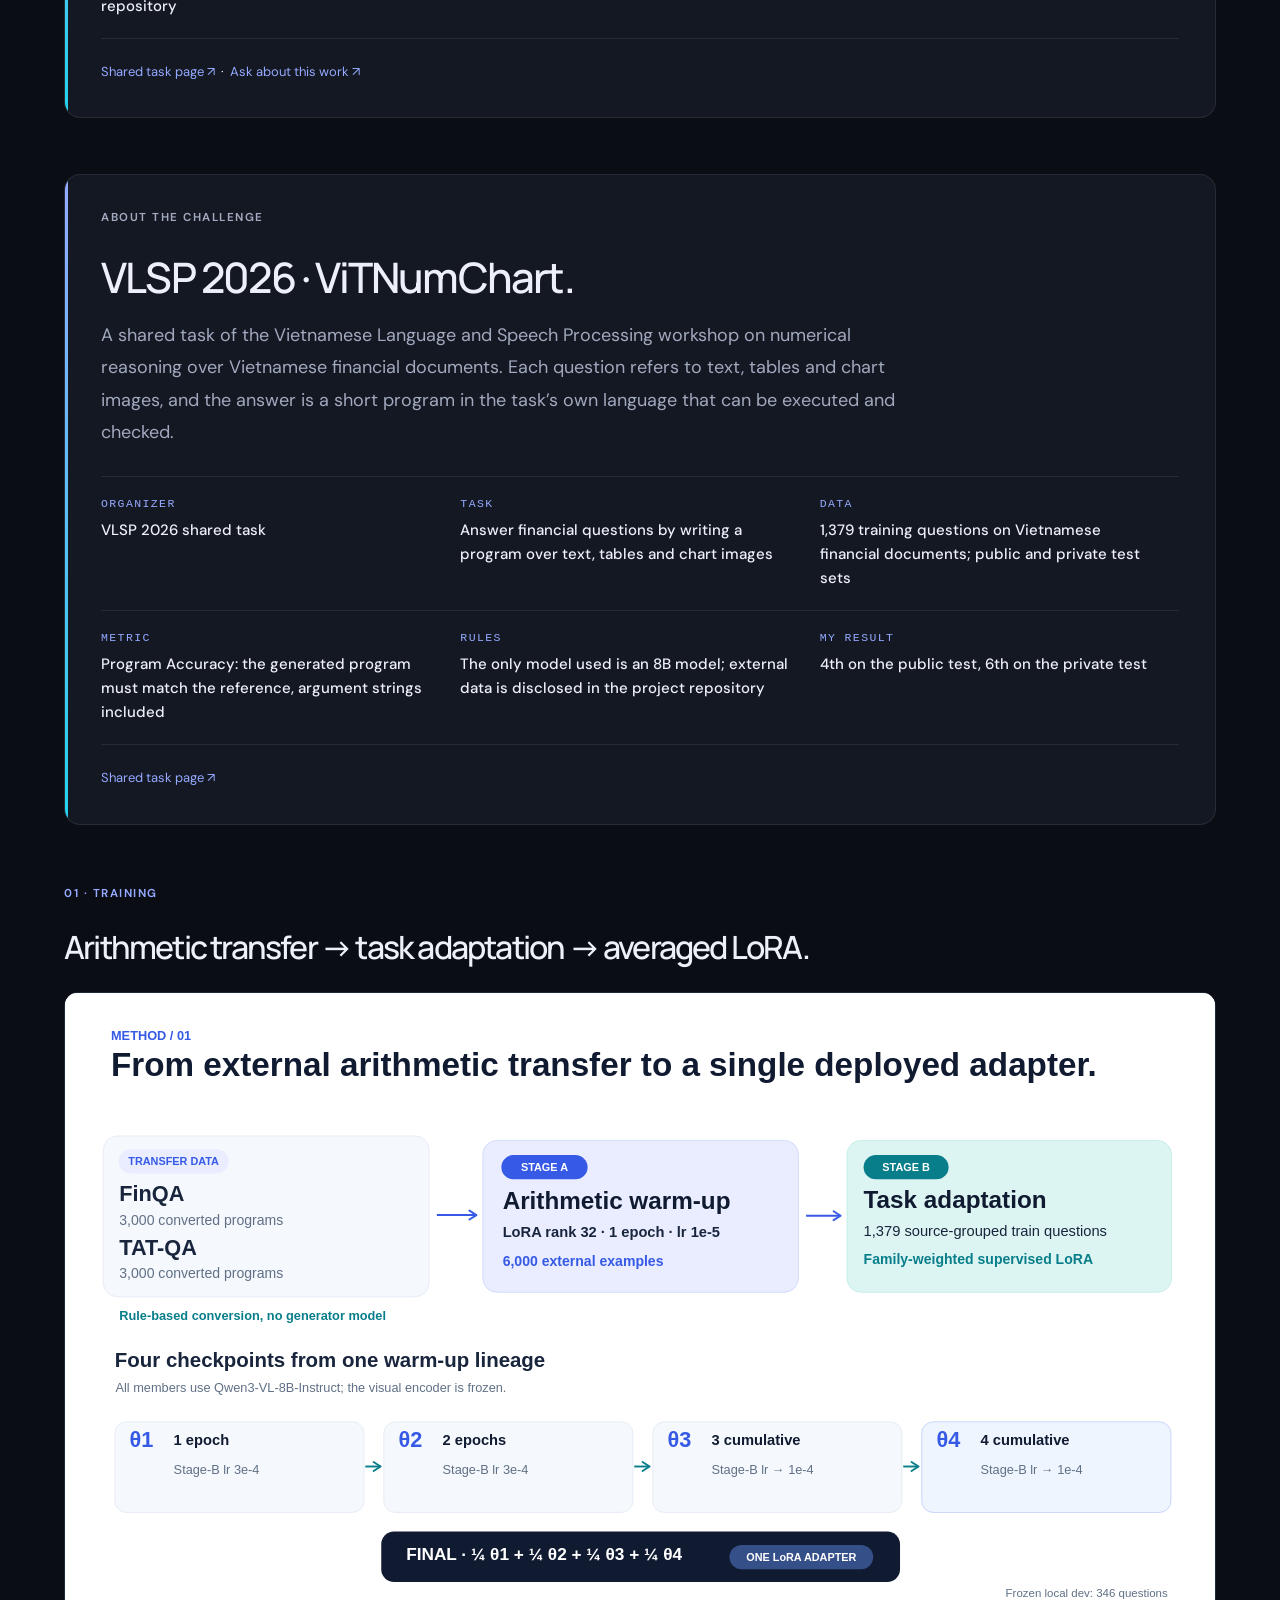
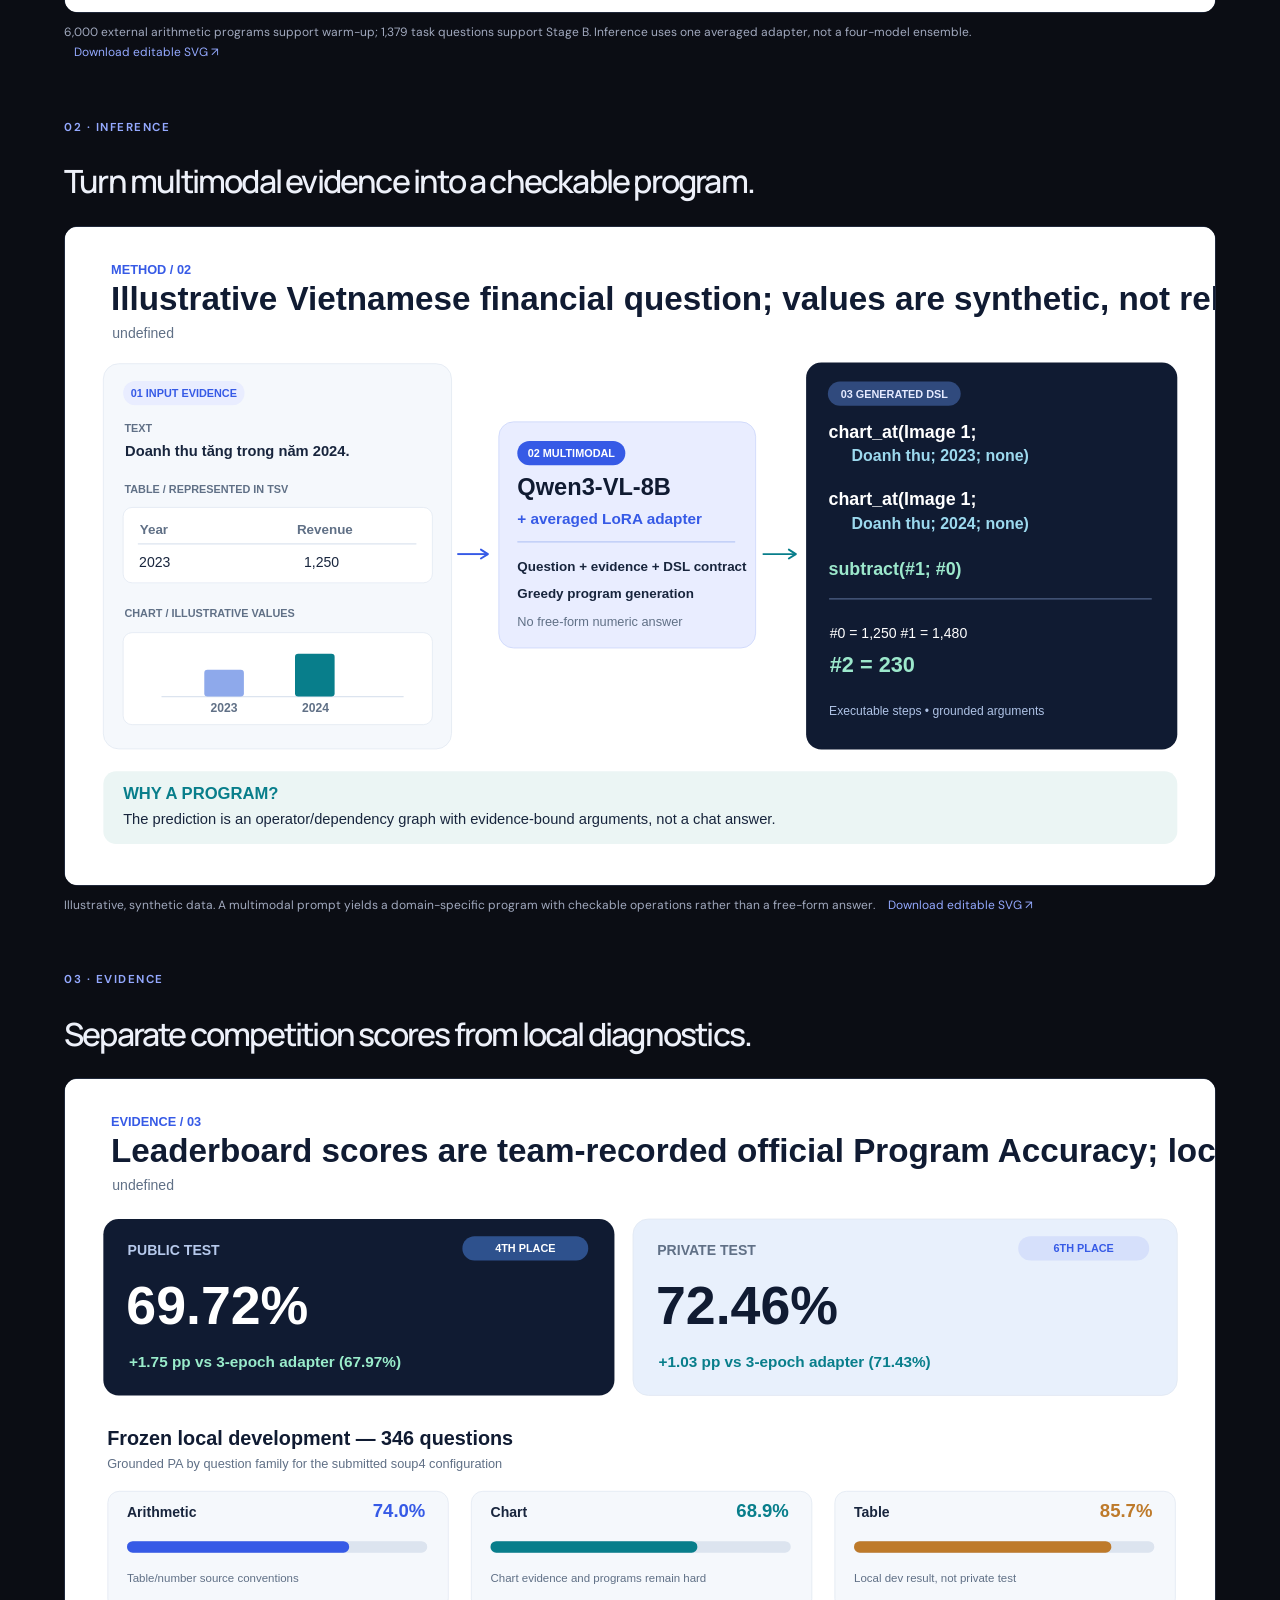
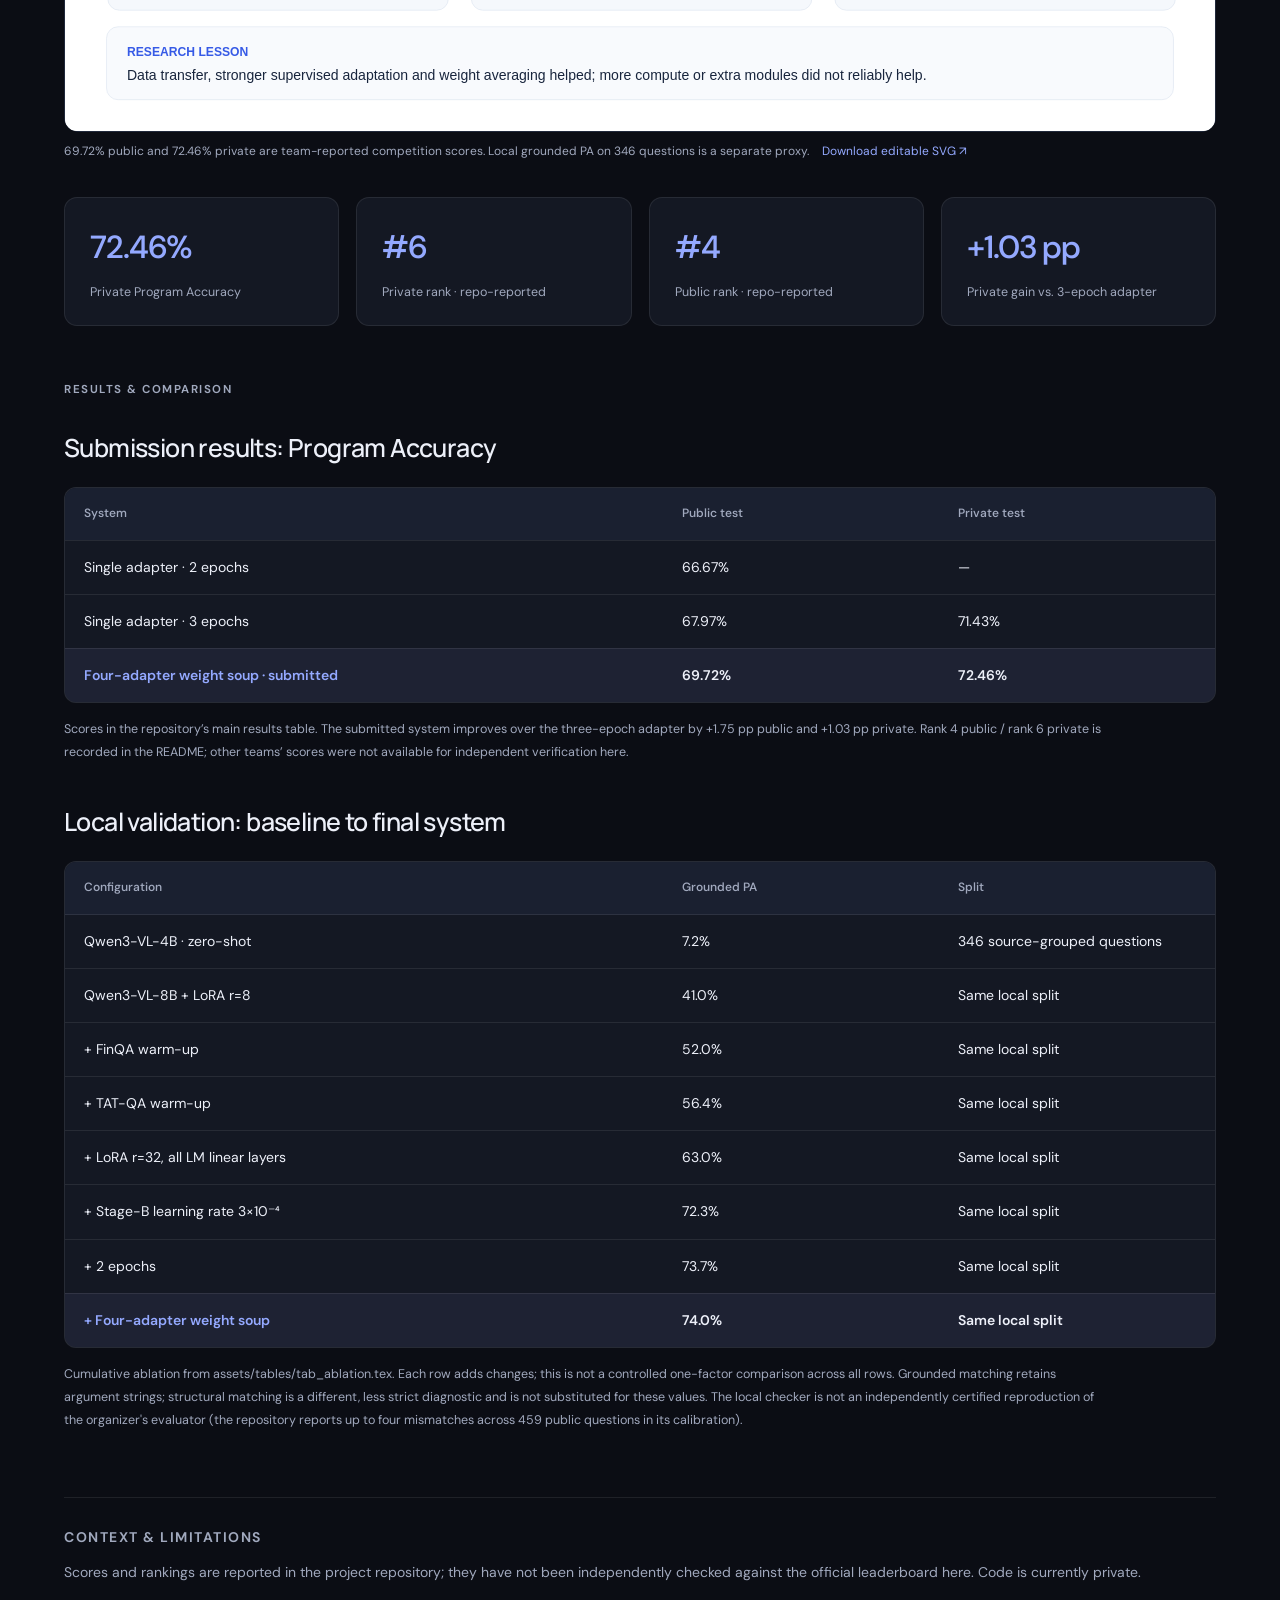
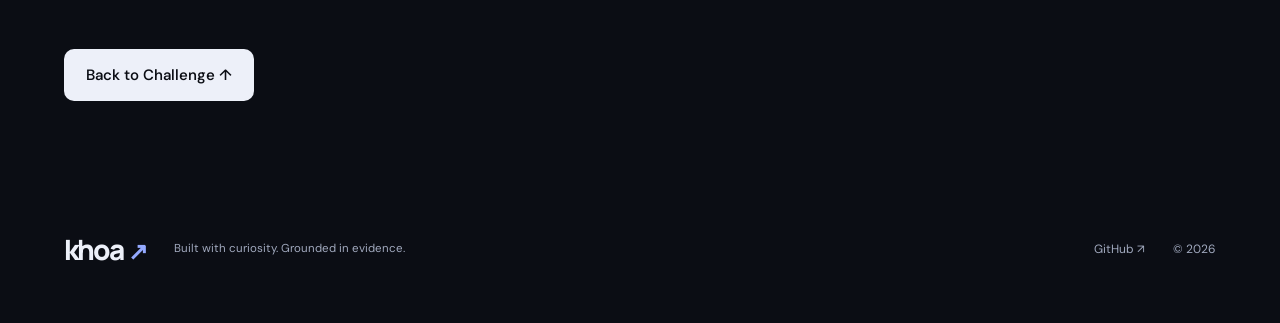
<file: projects/vitnumchart.html>
<!doctype html><html lang="en"><head><meta charset="utf-8"><meta name="viewport" content="width=device-width, initial-scale=1"><meta name="theme-color" content="#0b0d14"><title>Reading beyond the numbers. — Cao Lê Minh Khoa</title><meta name="description" content="Case study: program-based question answering over Vietnamese financial text, tables and charts for the VLSP 2026 ViTNumChart shared task. 4th public, 6th private."><meta property="og:type" content="website"><meta property="og:site_name" content="Cao Lê Minh Khoa"><meta property="og:title" content="Reading beyond the numbers. — Cao Lê Minh Khoa"><meta property="og:description" content="Case study: program-based question answering over Vietnamese financial text, tables and charts for the VLSP 2026 ViTNumChart shared task. 4th public, 6th private."><meta property="og:url" content="https://khoalearningcode.github.io/projects/vitnumchart.html"><meta property="og:image" content="https://khoalearningcode.github.io/assets/og-image.png"><meta property="og:image:width" content="1200"><meta property="og:image:height" content="630"><meta property="og:image:alt" content="Cao Lê Minh Khoa — AI Engineer · Reliable AI Systems"><meta name="twitter:card" content="summary_large_image"><meta name="twitter:title" content="Reading beyond the numbers. — Cao Lê Minh Khoa"><meta name="twitter:description" content="Case study: program-based question answering over Vietnamese financial text, tables and charts for the VLSP 2026 ViTNumChart shared task. 4th public, 6th private."><meta name="twitter:image" content="https://khoalearningcode.github.io/assets/og-image.png"><link rel="canonical" href="https://khoalearningcode.github.io/projects/vitnumchart.html"><link rel="icon" href="../assets/favicon.svg" type="image/svg+xml"><link rel="stylesheet" href="../assets/site.css?v=10"></head><body><a class="skip" href="#main">Skip to content</a><header><a class="brand" href="../index.html" aria-label="Khoa home">khoa<span>↗</span></a><nav aria-label="Main navigation"><a href="../index.html#about">About</a><a href="../index.html#work">Work</a><a href="../career.html">Career</a><a class="nav-contact" href="../index.html#contact">Contact <span>↗</span></a></nav><div class="header-tools"><button class="motion-toggle" type="button" aria-pressed="false" aria-label="Pause decorative motion" title="Pause or resume decorative motion">Ⅱ Motion</button><button class="theme-toggle" type="button" aria-label="Switch to light theme" title="Change color theme">☼</button></div></header><main id="main" class="case-main"><a class="back-link" href="../index.html?filter=challenge#work">← Challenge</a><section class="case-hero"><p class="eyebrow">MULTIMODAL REASONING · VLSP 2026 · ViTNumChart</p><h1>Reading beyond the numbers.</h1><p class="case-description">Program-based question answering over Vietnamese financial text, tables and charts.</p><div class="case-tags">Qwen3-VL · LoRA · Python · Multimodal QA</div></section><figure class="case-cover paper-diagram figure-step showcase-figure showcase-featured"><div class="figure-heading"><p class="eyebrow">PROJECT OVERVIEW</p><h2>From financial evidence to executable reasoning.</h2></div><button class="zoom-image" type="button" data-image="../assets/projects/vitnumchart-showcase_hero.svg" data-caption="ViTNumChart overview: Vietnamese multimodal financial text, tables, charts and an executable DSL; reported public 69.72 percent, private 72.46 percent"><img src="../assets/projects/vitnumchart-showcase_hero.svg" alt="ViTNumChart overview: Vietnamese multimodal financial text, tables, charts and an executable DSL; reported public 69.72 percent, private 72.46 percent" width="1600" height="660" loading="eager"></button><figcaption>Synthetic financial examples only. Competition ranks are reported in the project repository. <a href="../assets/projects/vitnumchart-showcase_hero.svg" download>Download editable SVG ↗</a></figcaption></figure><section class="challenge-intro case-summary" aria-label="Summary"><p class="eyebrow">AT A GLANCE · MY ROLE</p><div class="challenge-facts"><div><span>MY ROLE</span><strong>Owner of the project repository: solution development, experiments and evaluation</strong></div><div><span>WHAT I BUILT</span><strong>Two-stage LoRA fine-tuning of Qwen3-VL-8B to write DSL programs, with a rule-converted FinQA and TAT-QA warm-up, a four-adapter weight average and local grounded-accuracy evaluation</strong></div><div><span>STATUS</span><strong>Shared-task submission · 4th public, 6th private (reported in the project repository)</strong></div><div><span>RESULT</span><strong>72.46% private and 69.72% public Program Accuracy</strong></div><div><span>DATA</span><strong>Organizer data is not redistributed; external data is disclosed in the repository</strong></div><div><span>CODE</span><strong>Private repository</strong></div></div><p class="challenge-links"><a href="https://vlsp.org.vn/vlsp2026/eval/vitnumchart" target="_blank" rel="noopener">Shared task page ↗</a> · <a href="mailto:godminhkhoa@gmail.com">Ask about this work ↗</a></p></section><section class="challenge-intro" aria-labelledby="about-challenge"><p class="eyebrow">ABOUT THE CHALLENGE</p><h2 id="about-challenge">VLSP 2026 · ViTNumChart.</h2><p class="challenge-lead">A shared task of the Vietnamese Language and Speech Processing workshop on numerical reasoning over Vietnamese financial documents. Each question refers to text, tables and chart images, and the answer is a short program in the task’s own language that can be executed and checked.</p><div class="challenge-facts"><div><span>ORGANIZER</span><strong>VLSP 2026 shared task</strong></div><div><span>TASK</span><strong>Answer financial questions by writing a program over text, tables and chart images</strong></div><div><span>DATA</span><strong>1,379 training questions on Vietnamese financial documents; public and private test sets</strong></div><div><span>METRIC</span><strong>Program Accuracy: the generated program must match the reference, argument strings included</strong></div><div><span>RULES</span><strong>The only model used is an 8B model; external data is disclosed in the project repository</strong></div><div><span>MY RESULT</span><strong>4th on the public test, 6th on the private test</strong></div></div><p class="challenge-links"><a href="https://vlsp.org.vn/vlsp2026/eval/vitnumchart" target="_blank" rel="noopener">Shared task page ↗</a></p></section><div class="figure-stack"><figure class="case-cover paper-diagram figure-step showcase-figure"><div class="figure-heading"><p class="eyebrow">01 · TRAINING</p><h2>Arithmetic transfer → task adaptation → averaged LoRA.</h2></div><button class="zoom-image" type="button" data-image="../assets/projects/vitnumchart-showcase_training.svg" data-caption="FinQA and TAT-QA program conversion, Qwen3-VL-8B two-stage LoRA training and uniform averaging of four same-lineage adapters"><img src="../assets/projects/vitnumchart-showcase_training.svg" alt="FinQA and TAT-QA program conversion, Qwen3-VL-8B two-stage LoRA training and uniform averaging of four same-lineage adapters" width="1800" height="970" loading="lazy"></button><figcaption>6,000 external arithmetic programs support warm-up; 1,379 task questions support Stage B. Inference uses one averaged adapter, not a four-model ensemble. <a href="../assets/projects/vitnumchart-showcase_training.svg" download>Download editable SVG ↗</a></figcaption></figure><figure class="case-cover paper-diagram figure-step showcase-figure"><div class="figure-heading"><p class="eyebrow">02 · INFERENCE</p><h2>Turn multimodal evidence into a checkable program.</h2></div><button class="zoom-image" type="button" data-image="../assets/projects/vitnumchart-showcase_inference.svg" data-caption="An illustrative Vietnamese financial document table and chart processed by Qwen3-VL-8B into executable domain-specific language operations"><img src="../assets/projects/vitnumchart-showcase_inference.svg" alt="An illustrative Vietnamese financial document table and chart processed by Qwen3-VL-8B into executable domain-specific language operations" width="1800" height="1030" loading="lazy"></button><figcaption>Illustrative, synthetic data. A multimodal prompt yields a domain-specific program with checkable operations rather than a free-form answer. <a href="../assets/projects/vitnumchart-showcase_inference.svg" download>Download editable SVG ↗</a></figcaption></figure><figure class="case-cover paper-diagram figure-step showcase-figure"><div class="figure-heading"><p class="eyebrow">03 · EVIDENCE</p><h2>Separate competition scores from local diagnostics.</h2></div><button class="zoom-image" type="button" data-image="../assets/projects/vitnumchart-showcase_results.svg" data-caption="Team-reported official test Program Accuracy at public fourth and private sixth, with a separate source-grouped local development breakdown"><img src="../assets/projects/vitnumchart-showcase_results.svg" alt="Team-reported official test Program Accuracy at public fourth and private sixth, with a separate source-grouped local development breakdown" width="1800" height="1020" loading="lazy"></button><figcaption>69.72% public and 72.46% private are team-reported competition scores. Local grounded PA on 346 questions is a separate proxy. <a href="../assets/projects/vitnumchart-showcase_results.svg" download>Download editable SVG ↗</a></figcaption></figure></div><div class="result-stats"><div><strong>72.46%</strong><span>Private Program Accuracy</span></div><div><strong>#6</strong><span>Private rank · repo-reported</span></div><div><strong>#4</strong><span>Public rank · repo-reported</span></div><div><strong>+1.03 pp</strong><span>Private gain vs. 3-epoch adapter</span></div></div><div class="results-section"><p class="eyebrow">RESULTS & COMPARISON</p><section class="evidence-block"><h3>Submission results: Program Accuracy</h3><div class="results-scroll"><table><thead><tr><th scope="col">System</th><th scope="col">Public test</th><th scope="col">Private test</th></tr></thead><tbody><tr><td>Single adapter · 2 epochs</td><td>66.67%</td><td>—</td></tr><tr><td>Single adapter · 3 epochs</td><td>67.97%</td><td>71.43%</td></tr><tr class="ours"><td>Four-adapter weight soup · submitted</td><td>69.72%</td><td>72.46%</td></tr></tbody></table></div><p class="evidence-note">Scores in the repository’s main results table. The submitted system improves over the three-epoch adapter by +1.75 pp public and +1.03 pp private. Rank 4 public / rank 6 private is recorded in the README; other teams’ scores were not available for independent verification here.</p></section><section class="evidence-block"><h3>Local validation: baseline to final system</h3><div class="results-scroll"><table><thead><tr><th scope="col">Configuration</th><th scope="col">Grounded PA</th><th scope="col">Split</th></tr></thead><tbody><tr><td>Qwen3-VL-4B · zero-shot</td><td>7.2%</td><td>346 source-grouped questions</td></tr><tr><td>Qwen3-VL-8B + LoRA r=8</td><td>41.0%</td><td>Same local split</td></tr><tr><td>+ FinQA warm-up</td><td>52.0%</td><td>Same local split</td></tr><tr><td>+ TAT-QA warm-up</td><td>56.4%</td><td>Same local split</td></tr><tr><td>+ LoRA r=32, all LM linear layers</td><td>63.0%</td><td>Same local split</td></tr><tr><td>+ Stage-B learning rate 3×10⁻⁴</td><td>72.3%</td><td>Same local split</td></tr><tr><td>+ 2 epochs</td><td>73.7%</td><td>Same local split</td></tr><tr class="ours"><td>+ Four-adapter weight soup</td><td>74.0%</td><td>Same local split</td></tr></tbody></table></div><p class="evidence-note">Cumulative ablation from assets/tables/tab_ablation.tex. Each row adds changes; this is not a controlled one-factor comparison across all rows. Grounded matching retains argument strings; structural matching is a different, less strict diagnostic and is not substituted for these values. The local checker is not an independently certified reproduction of the organizer's evaluator (the repository reports up to four mismatches across 459 public questions in its calibration).</p></section></div><div class="case-layout case-limits-only"><div class="case-body"><section class="limits"><p class="eyebrow">CONTEXT & LIMITATIONS</p><p>Scores and rankings are reported in the project repository; they have not been independently checked against the official leaderboard here. Code is currently private.</p></section></div></div><a class="button" href="../index.html?filter=challenge#work">Back to Challenge ↑</a></main><footer><a class="brand" href="../index.html">khoa<span>↗</span></a><p>Built with curiosity. Grounded in evidence.</p><a href="https://github.com/khoalearningcode">GitHub ↗</a><span>© 2026</span></footer><a class="to-top" href="#main" aria-label="Back to top">↑</a><dialog class="image-dialog"><button class="close-dialog" aria-label="Close image">×</button><img alt=""><p></p></dialog><script src="../assets/main.js?v=13"></script><script src="../assets/fx.js?v=2" defer></script></body></html>
</file>
<file: assets/site.css>
/* ===== style.css ===== */
@import url('https://fonts.googleapis.com/css2?family=DM+Sans:wght@400;450;500;550;600;650;700&family=Manrope:wght@400;500;600;650;700;750;800&display=swap');
:root{--paper:#f6f5f0;--ink:#202723;--muted:#626b65;--blue:#254ee8;--line:#dcded5;--serif:Georgia,'Times New Roman',serif}
*{box-sizing:border-box}
html{scroll-behavior:smooth;scroll-padding-top:100px}
body{margin:0;background:var(--paper);color:var(--ink);font-family:'DM Sans',sans-serif;font-size:16px;line-height:1.65}
a{color:inherit;text-decoration:none}
button{font:inherit}
a:focus-visible,button:focus-visible{outline:3px solid var(--blue);outline-offset:6px}
header,main,footer{max-width:1440px;margin:auto}
header{height:108px;padding:0 6%;display:flex;justify-content:space-between;align-items:center;border-bottom:1px solid var(--line)}
.brand{font-family:Manrope,sans-serif;font-weight:800;font-size:30px;letter-spacing:-2px}
.brand span{color:var(--blue);font-size:24px;margin-left:5px}
nav{display:flex;gap:36px;align-items:center;font-size:14px}
nav a:hover,.text-link:hover,.socials a:hover{color:var(--blue)}
.nav-contact{border-bottom:1px solid var(--ink);padding-bottom:4px;margin-left:24px}
.nav-contact span{margin-left:20px}
.hero{padding:90px 6% 70px;display:grid;grid-template-columns:1.25fr 1fr;gap:5%;align-items:center;min-height:730px}
.eyebrow{font-size:11px;letter-spacing:1.6px;font-weight:650;line-height:1.6;margin:0 0 25px}
.status-dot{display:inline-block;width:7px;height:7px;background:var(--blue);border-radius:50%;margin-right:8px}
h1,h2,h3,p{margin-top:0}
h1,h2,h3{font-family:Manrope,sans-serif;font-weight:550;line-height:1.12;letter-spacing:-2px}
h1{font-size:clamp(48px,5.3vw,78px);margin-bottom:28px}
em{font-family:var(--serif);font-weight:400;color:var(--blue)}
.intro{max-width:490px;color:var(--muted);font-size:17px;line-height:1.8}
.hero-actions{display:flex;align-items:center;gap:28px;margin-top:34px}
.button{display:inline-flex;background:var(--blue);color:white;padding:14px 24px;border-radius:3px;gap:32px;font-size:14px;font-weight:550;transition:background .2s,transform .2s}
.button:hover{background:#1738b1;transform:translateY(-2px)}
.text-link{font-size:14px;font-weight:550;border-bottom:1px solid currentColor;padding-bottom:4px}
.hero-note{display:flex;align-items:center;gap:24px;margin-top:65px}
.hero-note>span{font-size:9px;letter-spacing:1px;writing-mode:vertical-rl;transform:rotate(180deg)}
.hero-note p{font-size:12px;line-height:1.6;border-left:1px solid var(--line);padding-left:22px;margin:0;color:var(--muted)}
.section{padding:100px 6%}
.section-heading{display:flex;align-items:flex-end;justify-content:space-between;gap:30px;margin-bottom:42px}
.section-heading .eyebrow{margin-bottom:15px}
h2{font-size:clamp(32px,3.2vw,46px);margin-bottom:0}
.section-heading>p{color:var(--muted);font-size:14px;margin:0}
h3{font-size:25px;letter-spacing:-.7px;margin-bottom:12px}
.publication{display:grid;grid-template-columns:230px 1fr;gap:50px;padding:40px 0 50px;border-top:1px solid #d4d5ca}
.badge{font-size:9px;letter-spacing:1px;color:var(--blue);border:1px solid #254ee855;padding:5px 9px;display:inline-block;margin-bottom:15px}
.publication h3{font-size:26px;max-width:730px;line-height:1.35}
.authors{font-size:11px;color:var(--muted);max-width:650px}
.publication p:not(.authors){font-size:14px;color:var(--muted);max-width:700px}
.education{margin-top:45px}
.education .eyebrow{margin-bottom:14px}
.education p:not(.eyebrow){font-size:13px;margin-bottom:10px}
.education p span{display:block;font-size:11px;color:var(--muted)}
.contact{background:#e5e9df;position:relative}
.contact h2{font-size:clamp(42px,5.5vw,76px)}
.email-link{font-size:clamp(19px,2.3vw,32px);display:inline-block;border-bottom:1px solid #9ea99b;margin-top:38px;padding-bottom:9px;letter-spacing:-.6px}
.email-link span{color:var(--blue);margin-left:25px}
.socials{display:flex;gap:28px;align-items:center;margin-top:35px;font-size:13px;flex-wrap:wrap}
.socials button{background:none;border:0;padding:0;border-bottom:1px solid #919d8d;cursor:pointer;color:inherit}
.socials button:hover{color:var(--blue)}
#copy-status{font-size:12px;color:var(--blue)}
footer{padding:40px 6%;display:flex;align-items:center;gap:28px;font-size:11px;color:var(--muted)}
footer p{margin:0 auto 0 0}
.skip{position:fixed;top:-100px;left:20px;background:var(--blue);color:white;padding:12px;z-index:5}
.skip:focus{top:10px}
.case-main{padding:45px 6% 90px}
.back-link{font-size:13px;color:var(--muted)}
.case-hero{padding:65px 0 50px;max-width:900px}
.case-hero h1{font-size:clamp(44px,6vw,78px)}
.case-description{font-size:21px;color:var(--muted);max-width:680px}
.case-tags{font-size:12px;color:var(--blue)}
.case-flow{padding:65px 35px;background:#e8ece3;display:flex;justify-content:center;align-items:center;gap:20px;flex-wrap:wrap}
.case-flow span{border:1px solid #bdc7b4;background:var(--paper);padding:16px 24px;font-size:13px}
.case-flow span+span:before{content:'→';margin-left:-44px;margin-right:24px;color:var(--blue)}
.diagram-note{font-size:10px;color:var(--muted);margin-top:8px}
.case-layout{display:grid;grid-template-columns:1fr 2fr;gap:90px;margin:65px 0}
.case-layout aside p{font-size:14px;color:var(--muted)}
.case-layout aside h3{font-size:28px;color:var(--blue)}
.case-body section{margin-bottom:45px}
.case-body .eyebrow{margin-bottom:12px}
.case-body h2{font-size:29px;margin-bottom:20px}
.case-body p{color:var(--muted);font-size:16px}
.limits{border-top:1px solid var(--line);padding-top:28px}
.limits p{font-size:13px}
@media(min-width:1500px){body{border-left:1px solid var(--line);border-right:1px solid var(--line);max-width:1440px;margin:auto}
}
@media(max-width:900px){header{height:85px}
.hero{padding-top:65px;gap:0;grid-template-columns:1.25fr .85fr;min-height:630px}
.hero-note{margin-top:40px}
.hero h1{font-size:52px}
.intro{font-size:15px}
.section{padding-top:75px;padding-bottom:75px}
.publication{grid-template-columns:170px 1fr;gap:30px}
.case-layout{gap:40px}
}
@media(max-width:640px){header{padding:0 6%;height:78px}
nav{gap:18px;font-size:12px}
.nav-contact{display:none}
.brand{font-size:27px}
.hero{display:flex;flex-direction:column;padding-top:50px;padding-bottom:35px;align-items:stretch;min-height:0}
.hero .eyebrow{font-size:8px;letter-spacing:1.2px}
.hero h1{font-size:51px;letter-spacing:-2.6px}
.intro{font-size:15px}
.hero-actions{gap:24px;margin-top:27px}
.hero-note{margin-top:30px}
.section{padding:60px 6%}
.section-heading{display:block;margin-bottom:28px}
.section-heading>p{margin-top:18px;font-size:13px}
.section-heading>p br{display:none}
h2{font-size:33px;letter-spacing:-1.3px}
.publication{grid-template-columns:1fr;gap:24px;padding:28px 0 35px}
.publication h3{font-size:23px}
.education{margin-top:30px}
.contact h2{font-size:43px}
.email-link{font-size:21px;margin-top:28px}
.email-link span{margin-left:12px}
.socials{gap:24px;font-size:12px}
footer{flex-wrap:wrap;padding:28px 6%;gap:14px}
footer p{font-size:9px;width:calc(100% - 80px);margin:0}
footer>a:not(.brand){margin-left:auto}
.case-main{padding-top:30px}
.case-hero{padding-top:45px}
.case-hero h1{font-size:45px}
.case-hero .eyebrow{font-size:9px}
.case-description{font-size:18px}
.case-flow{flex-direction:column;padding:30px 20px;gap:25px}
.case-flow span{width:100%;text-align:center;position:relative}
.case-flow span+span:before{position:absolute;content:'↓';top:-28px;left:50%;margin:0}
.case-layout{grid-template-columns:1fr;gap:40px;margin:40px 0}
.case-layout aside{border-bottom:1px solid var(--line);padding-bottom:30px}
.case-body h2{font-size:27px}
.case-body p{font-size:15px}
}
@media(prefers-reduced-motion:reduce){html{scroll-behavior:auto}
*{transition:none!important}
}
/* Larger editorial typography and a more expressive visual system. */
:root{--paper:#f5f3ec;--ink:#18231f;--muted:#535f58;--blue:#244fe5;--line:#d1d7ca}
body{font-size:18px}
header{height:112px}
.brand{font-size:38px}
nav{font-size:17px;gap:40px}
.nav-contact{padding:9px 18px;border:1px solid #bbc5b7;border-radius:30px;margin-left:10px}
.hero{padding:76px 6% 65px;grid-template-columns:1.2fr 1fr;gap:4%;min-height:790px}
.hero h1{font-size:clamp(62px,6.4vw,94px);letter-spacing:-4.8px;line-height:1.04}
.hero h1 em{display:inline-block}
.eyebrow{font-size:13px;letter-spacing:1.5px}
.intro{font-size:20px;line-height:1.7;max-width:550px}
.hero-actions{margin-top:35px}
.button{font-size:17px;padding:17px 27px;border-radius:7px;box-shadow:0 8px 20px #244fe518}
.text-link{font-size:17px}
.hero-note{margin-top:42px}
.hero-note>span{font-size:10px}
.hero-note p{font-size:14px}
.section{padding-top:110px;padding-bottom:110px}
.section-heading{margin-bottom:48px}
.section-heading>p{font-size:17px;line-height:1.6}
h2{font-size:clamp(40px,4.1vw,60px);letter-spacing:-2.5px}
.publication{grid-template-columns:250px 1fr;padding-top:45px;gap:45px}
.badge{font-size:12px;padding:7px 12px;background:#ffffff66;border-radius:5px}
.publication h3{font-size:32px;line-height:1.3;letter-spacing:-1px}
.authors{font-size:14px;line-height:1.7}
.publication p:not(.authors){font-size:17px}
.education p:not(.eyebrow){font-size:17px}
.education p span{font-size:14px}
.contact{background:#17392e;color:#f2f5e8;border-radius:28px 28px 0 0}
.contact em{color:#dbff9b}
.contact .eyebrow{color:#cfdeb9}
.contact h2{font-size:clamp(55px,6.8vw,95px);letter-spacing:-4px}
.email-link{font-size:clamp(25px,3vw,42px);border-color:#9dad88}
.email-link span{color:#dbff9b}
.socials{font-size:16px;gap:35px}
.socials a:hover,.socials button:hover,#copy-status{color:#dbff9b}
footer{font-size:13px;padding-top:45px;padding-bottom:45px}
footer .brand{font-size:32px}
.case-hero h1{font-size:clamp(58px,6.8vw,92px);letter-spacing:-4px}
.case-description{font-size:25px}
.case-tags{font-size:16px}
.back-link{font-size:16px}
.case-flow{border-radius:15px;background:#e3e9da;padding:70px 30px}
.case-flow span{font-size:16px;border-radius:7px}
.diagram-note{font-size:12px}
.case-layout aside h3{font-size:34px}
.case-layout aside p{font-size:17px}
.case-body h2{font-size:36px}
.case-body p{font-size:19px}
.limits p{font-size:16px}
@media(max-width:1000px) and (min-width:641px){.hero h1{font-size:64px;letter-spacing:-3px}
.intro{font-size:18px}
.publication{grid-template-columns:190px 1fr;gap:30px}
.publication h3{font-size:28px}
}
@media(max-width:640px){header{height:84px}
.brand{font-size:32px}
nav{font-size:14px;gap:18px}
.hero{padding-top:48px;padding-bottom:35px;min-height:0}
.hero .eyebrow{font-size:10px;letter-spacing:1px}
.hero h1{font-size:57px;letter-spacing:-3.4px;line-height:1.06}
.intro{font-size:18px;line-height:1.7}
.hero-actions{gap:22px}
.button{font-size:15px;padding:15px 21px}
.text-link{font-size:16px}
.hero-note p{font-size:13px}
.section{padding-top:65px;padding-bottom:65px}
h2{font-size:39px;letter-spacing:-1.8px}
.section-heading>p{font-size:16px}
.publication{grid-template-columns:1fr;gap:24px}
.publication h3{font-size:27px}
.authors{font-size:13px}
.publication p:not(.authors){font-size:17px}
.contact{border-radius:20px 20px 0 0}
.contact h2{font-size:50px;letter-spacing:-2.5px}
.email-link{font-size:22px;letter-spacing:-.8px}
.socials{font-size:15px;gap:22px}
footer{font-size:12px}
footer p{font-size:11px}
.case-hero h1{font-size:51px;letter-spacing:-2.7px}
.case-description{font-size:21px}
.case-tags{font-size:14px}
.case-flow{padding:35px 22px}
.case-flow span{font-size:16px}
.case-body h2{font-size:32px}
.case-body p{font-size:18px}
.case-layout aside p{font-size:17px}
.limits p{font-size:15px}
}
@media(max-width:360px){.hero h1{font-size:49px}
.email-link{font-size:20px}
.hero-actions{gap:16px}
.button{padding:14px 17px}
}
/* ===== experience.css ===== */
:root{color-scheme:dark;--paper:#0b0d14;--ink:#edf0f9;--muted:#a1a9be;--blue:#94a9ff;--line:#ffffff15;--surface:#141823;--surface2:#1a2030;--green:#7ce0b5;--shadow:#0006}
html[data-theme=light]{color-scheme:light;--paper:#f4f6fc;--ink:#18223c;--muted:#56617a;--blue:#385bd2;--line:#253f6b20;--surface:#fff;--surface2:#e9eef9;--green:#1c8160;--shadow:#34497b13}
body{background:var(--paper);color:var(--ink);font-size:18px;max-width:none;border:0;background-image:radial-gradient(ellipse 700px 600px at 90% 6%,#5575de12,transparent);transition:background-color .3s,color .3s}
body:has(dialog[open]){overflow:hidden}
header,main,footer{max-width:1280px}
header{position:sticky;top:0;z-index:20;height:92px;padding:0 5%;background:color-mix(in srgb,var(--paper) 84%,transparent);backdrop-filter:blur(18px);border-bottom:1px solid var(--line);gap:30px}
.brand{font-size:31px;color:var(--ink)}
.brand span{color:var(--blue)}
nav{margin-left:auto;gap:26px;font-size:15px}
nav>a{padding:9px 0}
.nav-contact{border:0;margin:0;padding:9px 0}
.theme-toggle{width:40px;height:40px;display:grid;place-items:center;border:1px solid var(--line);border-radius:11px;background:var(--surface);color:var(--ink);font-size:23px;cursor:pointer;flex-shrink:0}
.theme-toggle:hover{border-color:var(--blue);background:var(--surface2)}
.hero{min-height:670px;padding:70px 5% 55px;grid-template-columns:1fr 1fr;gap:7%;align-items:center}
.hero .eyebrow{font-size:10px;letter-spacing:1.3px;margin-bottom:22px;color:var(--muted)}
.role-label{font-family:monospace;font-size:12px;letter-spacing:2px;color:var(--blue);margin-bottom:20px}
.hero h1{font-size:clamp(64px,6.8vw,91px);line-height:1.03;letter-spacing:-4px;margin-bottom:28px;font-weight:650}
.hero h1 em{font:inherit;color:var(--blue)}
.intro{font-size:18px;line-height:1.8;color:var(--muted);max-width:510px}
.hero-actions{gap:26px}
.button{background:var(--ink);color:var(--paper);border-radius:10px;box-shadow:none;font-size:15px;padding:14px 22px;gap:22px}
.button:hover{background:var(--blue);color:var(--paper);box-shadow:0 12px 25px #647ed322}
.text-link{font-size:15px;color:var(--ink)}
.text-link:hover{color:var(--blue)}
.hero-note{display:none}
.status-dot{background:var(--green);box-shadow:0 0 10px #7ce0b545}
.prompt{color:#7ce0b5;margin-right:7px}
.section{padding:90px 5%}
.eyebrow{color:var(--muted);font-size:11px}
.section-heading{gap:30px;align-items:center;margin-bottom:30px}
h2{font-size:clamp(34px,3.4vw,47px);letter-spacing:-1.8px;line-height:1.2}
h2 em{font:inherit;color:var(--blue)}
.section-heading>p{font-size:15px;color:var(--muted)}
.publication{display:grid;grid-template-columns:.85fr 1.15fr;border:1px solid var(--line);border-radius:18px;background:var(--surface);padding:27px;gap:30px;align-items:center;box-shadow:0 20px 80px #00000009}
.publication h3{font-size:24px;line-height:1.35;letter-spacing:-.5px}
.badge{font-size:10px;background:#92aaff14;border-color:#92aaff44;color:var(--blue);padding:6px 10px}
.publication .authors{font-size:12px;color:var(--muted)}
.publication p:not(.authors){font-size:15px;color:var(--muted)}
.authors strong{color:var(--ink)}
.education{background:var(--surface);border:1px solid var(--line);border-radius:12px;padding:24px;margin-top:35px}
.education p:not(.eyebrow){font-size:15px}
.education p span{font-size:12px;color:var(--muted)}
.contact{border:1px solid var(--line);border-radius:20px;margin:0 5%;padding:55px;background:radial-gradient(ellipse at 80% 20%,#637bf82b,transparent 60%),var(--surface);color:var(--ink)}
.contact .eyebrow{color:var(--blue)}
.contact h2{font-size:clamp(44px,5.2vw,68px);letter-spacing:-2.5px}
.contact em{font:inherit;color:var(--blue)}
.email-link{font-size:28px;border-color:var(--line)}
.email-link span{color:var(--blue)}
.socials{font-size:14px;color:var(--muted)}
.socials a:hover,.socials button:hover,#copy-status{color:var(--blue)}
footer{padding:45px 5%;font-size:12px;color:var(--muted)}
footer .brand{font-size:28px}
.to-top{position:fixed;right:25px;bottom:25px;width:42px;height:42px;border:1px solid var(--line);border-radius:12px;background:var(--surface);display:grid;place-items:center;color:var(--ink);font-size:24px;box-shadow:0 5px 20px var(--shadow);opacity:0;transform:translateY(15px);transition:opacity .3s,transform .3s;pointer-events:none;z-index:15}
.to-top.visible{opacity:1;transform:none;pointer-events:auto}
.image-dialog{width:min(95vw,1500px);max-height:92vh;border:1px solid #8aa0ff55;border-radius:15px;background:var(--surface);padding:50px 20px 20px;color:var(--ink);box-shadow:0 35px 150px #0009}
.image-dialog::backdrop{background:#050811d9;backdrop-filter:blur(12px)}
.image-dialog img{display:block;max-width:100%;max-height:73vh;margin:auto;object-fit:contain;background:white;border-radius:6px}
.image-dialog p{font-size:13px;color:var(--muted);margin:17px 10px 0}
.close-dialog{position:absolute;right:12px;top:8px;border:0;background:none;color:var(--ink);font-size:30px;cursor:pointer;width:35px;height:35px}
.case-main{padding:40px 5% 80px}
.case-hero{padding-top:55px}
.case-hero h1{font-size:clamp(48px,5.4vw,74px);letter-spacing:-2.8px}
.case-description{font-size:22px}
.case-tags{font-size:14px;color:var(--blue)}
.case-cover{margin:10px 0 40px}
.case-cover button,.source-figure button{padding:0;border:1px solid var(--line);border-radius:15px;background:var(--surface);overflow:hidden;width:100%;cursor:zoom-in;display:block}
.case-cover img{width:100%;max-height:550px;object-fit:cover;display:block}
.case-cover figcaption,.source-figure figcaption{font-size:12px;color:var(--muted);margin-top:10px}
.case-flow{background:var(--surface);border:1px solid var(--line);border-radius:15px}
.case-flow span{background:var(--surface2);color:var(--ink);border-color:var(--line);font-size:14px}
.case-flow span+span:before{color:var(--blue)}
.diagram-note{color:var(--muted)}
.case-layout{gap:70px}
.case-layout aside p,.case-body p{color:var(--muted)}
.case-layout aside h3{color:var(--blue);font-size:30px}
.case-body h2{font-size:30px}
.case-body p{font-size:17px}
.limits{border-color:var(--line)}
.limits p{font-size:14px}
.source-figure{margin:25px 0}
.source-figure img{width:100%;display:block;background:#fff;padding:10px}
.page-progress{position:fixed;left:0;top:0;height:2px;background:var(--blue);width:0;z-index:50;box-shadow:0 0 12px var(--blue)}
@keyframes float{0%,100%{transform:translateY(0)}50%{transform:translateY(-9px)}}
@keyframes blink{50%{opacity:0}}
@media(min-width:1500px){body{max-width:none;border:0}
}
@media(max-width:1000px) and (min-width:641px){.hero{gap:30px}
.hero h1{font-size:70px}
.publication{grid-template-columns:1fr;padding:24px}
.hero .eyebrow{font-size:9px}
.contact{padding:45px}
}
@media(max-width:640px){header{height:76px;padding:0 6%;gap:15px}
.brand{font-size:28px}
nav{gap:17px;font-size:13px}
.nav-contact{display:none}
.theme-toggle{width:33px;height:33px;font-size:20px;border-radius:9px}
.hero{padding:45px 6% 35px;display:flex;flex-direction:column;gap:25px;min-height:0}
.hero .eyebrow{font-size:9px;letter-spacing:1px;margin-bottom:22px}
.role-label{font-size:10px;letter-spacing:1.5px}
.hero h1{font-size:67px;letter-spacing:-3.6px;margin-bottom:24px}
.intro{font-size:17px}
.hero-actions{gap:25px;margin-top:28px}
.button{font-size:14px;padding:13px 20px}
.text-link{font-size:14px}
.section{padding:60px 6%}
.section-heading{display:block;margin-bottom:24px}
.section-heading>p{font-size:15px;margin-top:16px}
h2{font-size:34px;letter-spacing:-1.4px}
.eyebrow{font-size:10px;letter-spacing:1.2px}
.publication{grid-template-columns:1fr;padding:18px;gap:22px}
.publication h3{font-size:23px}
.publication .authors{font-size:12px}
.publication p:not(.authors){font-size:15px}
.education{padding:20px;margin-top:25px}
.contact{margin:0 6%;padding:35px 23px;border-radius:16px}
.contact h2{font-size:37px;letter-spacing:-1.7px}
.email-link{font-size:20px;letter-spacing:-.7px}
.email-link span{margin-left:8px}
.socials{font-size:13px;gap:18px;margin-top:25px}
.socials button{font-size:13px}
footer{padding:35px 6%;font-size:11px}
footer p{font-size:10px}
.to-top{right:15px;bottom:15px;width:35px;height:35px;font-size:20px}
.image-dialog{padding:45px 10px 15px;border-radius:12px}
.image-dialog p{font-size:11px}
.case-main{padding:30px 6% 60px}
.case-hero{padding-top:40px}
.case-hero h1{font-size:45px;letter-spacing:-2px}
.case-description{font-size:19px}
.case-tags{font-size:12px}
.case-cover{margin:0 0 30px}
.case-cover button{border-radius:12px}
.case-layout{grid-template-columns:1fr;gap:35px}
.case-layout aside{border-color:var(--line)}
.case-layout aside p{font-size:16px}
.case-body h2{font-size:28px}
.case-body p{font-size:17px}
.limits p{font-size:14px}
.back-link{font-size:14px}
.case-flow{padding:30px 20px}
.case-flow span{font-size:14px}
}
@media(max-width:360px){nav{gap:11px;font-size:12px}
header{gap:10px}
.hero h1{font-size:61px}
.email-link{font-size:18px}
}
@media(prefers-reduced-motion:reduce){html{scroll-behavior:auto}
}
.motion-toggle{background:transparent;border:1px solid #91a7dd30;border-radius:5px;padding:3px 5px;font:8px monospace;color:#9db9e1;cursor:pointer}
.motion-toggle:hover{border-color:#9db9e1;color:#fff}
/* Original paper imagery takes the place of the decorative AI console. */
.paper-feature{background:var(--surface);border:1px solid var(--line);border-radius:18px;padding:19px;box-shadow:0 20px 70px #0002;transform:rotate(1deg)}
.paper-story{max-width:1000px;margin:0 auto 65px}
.paper-story>p:not(.eyebrow){color:var(--muted);font-size:18px;max-width:800px;margin-top:25px}
.paper-story h2{font-size:40px;margin-bottom:25px}
.paper-story .source-figure{margin-top:35px}
.paper-story .source-figure img{padding:25px}
.paper-steps{display:grid;grid-template-columns:repeat(3,1fr);gap:28px;margin-top:35px}
.paper-steps article{border-top:1px solid var(--line);padding-top:22px}
.paper-steps article>span{font-size:12px;color:var(--blue)}
.paper-steps h3{font-size:21px;margin-top:15px}
.paper-steps p{font-size:15px;color:var(--muted)}
.paper-case .case-hero{max-width:1050px}
.paper-case .authors{font-size:15px;max-width:800px}
.paper-case .case-hero h1 em{font:inherit;color:var(--blue)}
@media(max-width:900px) and (min-width:641px){.paper-feature{padding:14px}
}
@media(max-width:640px){.paper-feature{margin-top:20px;padding:15px;transform:none;width:100%}
.paper-story{margin-bottom:45px}
.paper-story h2{font-size:31px}
.paper-story>p:not(.eyebrow){font-size:17px}
.paper-story .source-figure img{padding:10px}
.paper-steps{grid-template-columns:1fr;gap:20px}
.paper-steps h3{font-size:22px}
.paper-case .authors{font-size:13px}
}
/* ===== structure.css ===== */
/* A shared hierarchy: overview → career / work channels → case studies. */
nav a[aria-current=page]{color:var(--blue)}
.home-overview{display:grid;grid-template-columns:1.1fr 1fr;gap:90px;border-top:1px solid var(--line)}
.home-overview>div>p:not(.eyebrow){font-size:18px;line-height:1.8;color:var(--muted);margin:25px 0}
.profile-facts{background:var(--surface);border:1px solid var(--line);border-radius:16px;padding:10px 28px}
.profile-facts>div{padding:23px 0;border-bottom:1px solid var(--line);display:flex;flex-direction:column}
.profile-facts>div:last-child{border:0}
.profile-facts span{font:10px monospace;letter-spacing:1.4px;color:var(--blue);margin-bottom:10px}
.profile-facts strong{font-size:18px;font-weight:500}
.profile-facts small{font-size:12px;color:var(--muted);margin-top:6px}
.career-preview{border-top:1px solid var(--line);border-bottom:1px solid var(--line)}
.career-preview .section-heading{margin-bottom:40px}
.career-glance{display:grid;grid-template-columns:repeat(3,1fr);gap:0}
.career-glance a{border-top:1px solid #7d92ca65;padding:35px 28px 15px 0;position:relative;transition:color .2s}
.career-glance a:before{content:'';position:absolute;width:9px;height:9px;top:-5px;left:0;border-radius:50%;background:var(--blue);box-shadow:0 0 0 6px var(--paper)}
.career-glance a:hover h3{color:var(--blue)}
.career-glance span{font:10px monospace;color:var(--muted);letter-spacing:.7px}
.career-glance h3{font-size:25px;margin:15px 0 10px}
.career-glance p{font-size:15px;color:var(--muted);margin-bottom:0}
.timeline-note{font-size:12px;color:var(--muted);margin:25px 0 0}
.work-hub .section-heading>p{max-width:340px}
.page-intro{padding:65px 0 60px;max-width:970px}
.page-intro .eyebrow{margin-bottom:24px}
.page-intro h1{font-size:clamp(48px,5vw,70px);line-height:1.12;letter-spacing:-2.6px}
.page-intro>p:not(.eyebrow){font-size:20px;color:var(--muted);line-height:1.75;max-width:760px;margin:25px 0}
.career-main{padding:0 5% 90px}
.career-columns{display:grid;grid-template-columns:1.7fr 1fr;gap:65px;padding-top:25px}
.lane-title{border-bottom:1px solid var(--line);padding-bottom:22px;margin-bottom:0}
.timeline-entry{display:grid;grid-template-columns:150px 1fr;gap:25px;position:relative;padding:45px 0 45px 22px;border-left:1px solid #8a9bc74a;margin-left:5px}
.timeline-entry:before{content:'';position:absolute;left:-5px;top:50px;width:9px;height:9px;border-radius:50%;background:var(--blue);box-shadow:0 0 0 6px var(--paper)}
.timeline-entry:after{content:'';position:absolute;bottom:0;left:22px;right:0;height:1px;background:var(--line)}
.timeline-entry:last-child{border-left-color:transparent}
.timeline-date{font:10px monospace;color:var(--blue);line-height:1.9;letter-spacing:.3px}
.timeline-date span{display:block;color:var(--muted);font-family:'DM Sans',sans-serif;font-size:11px;margin-top:10px}
.entry-kind{font:9px monospace;letter-spacing:1.2px;color:var(--muted)}
.timeline-entry h2{font-size:30px;letter-spacing:-1px;margin:10px 0}
.timeline-entry h3{font-size:18px;font-weight:500;letter-spacing:-.3px;color:var(--muted);margin:0 0 20px}
.timeline-entry p{font-size:16px;color:var(--muted);line-height:1.8}
.timeline-entry a,.career-panel a{color:var(--blue);font-size:13px}
.career-sidebar{padding-top:0}
.career-panel{border:1px solid var(--line);border-radius:14px;padding:25px;background:var(--surface);margin-bottom:25px}
.career-panel .eyebrow{margin-bottom:8px}
.career-panel article{padding:22px 0;border-top:1px solid var(--line)}
.career-panel article:first-of-type{border-top:0}
.career-panel article:last-child{padding-bottom:0}
.career-panel article>span{font:10px monospace;color:var(--blue)}
.career-panel h3{font-size:21px;margin:13px 0 10px;letter-spacing:-.5px}
.career-panel p{font-size:14px;color:var(--muted);margin:0}
.channel-next{border:1px solid var(--line);border-radius:12px;padding:20px 24px;display:flex;justify-content:space-between;font-size:14px;background:var(--surface)}
.channel-next span{color:var(--blue)}
.case-main>.back-link{color:var(--blue);font-size:14px}
.paper-case .case-hero h1{font-size:clamp(48px,5.4vw,74px)}
@media(max-width:1000px) and (min-width:641px){.home-overview{gap:40px}
.career-columns{grid-template-columns:1.5fr 1fr;gap:30px}
.timeline-entry{grid-template-columns:1fr;gap:15px}
.timeline-date span{display:inline;margin-left:10px}
}
@media(max-width:640px){nav{gap:15px}
.home-overview{grid-template-columns:1fr;gap:30px}
.home-overview>div>p:not(.eyebrow){font-size:17px}
.profile-facts{padding:0 22px}
.profile-facts strong{font-size:17px}
.profile-facts small{font-size:11px}
.career-glance{grid-template-columns:1fr}
.career-glance a{border-top:0;border-left:1px solid #7d92ca65;padding:0 0 32px 25px;margin-left:5px}
.career-glance a:last-child{border-color:transparent;padding-bottom:0}
.career-glance a:before{top:4px;left:-5px}
.career-glance span{font-size:9px}
.career-glance h3{font-size:24px;margin-top:10px}
.career-glance p{font-size:14px}
.career-preview .section-heading .text-link{display:inline-block;margin-top:20px}
.timeline-note{font-size:11px}
.page-intro{padding:45px 0 35px}
.page-intro h1{font-size:44px;letter-spacing:-2px}
.page-intro>p:not(.eyebrow){font-size:17px}
.career-main{padding:0 6% 60px}
.career-columns{grid-template-columns:1fr;gap:35px;padding-top:10px}
.timeline-entry{grid-template-columns:1fr;gap:14px;padding:30px 0 35px 23px}
.timeline-entry:before{top:34px}
.timeline-date{font-size:10px}
.timeline-date span{display:inline;margin-left:10px;font-size:10px}
.timeline-entry h2{font-size:29px}
.timeline-entry h3{font-size:18px}
.timeline-entry p{font-size:16px}
.career-panel{padding:23px}
.paper-case .case-hero h1{font-size:45px}
}
/* Work is filtered by activity, alongside the separate career timeline. */
.work-filter-bar{display:flex;gap:6px;align-items:center;flex-wrap:wrap;padding:6px;border:1px solid var(--line);background:var(--surface);border-radius:13px;width:max-content;max-width:100%;margin:30px 0 16px}
.work-filter-bar button{border:0;background:transparent;border-radius:9px;padding:11px 17px;font-size:13px;color:var(--muted);cursor:pointer;transition:background .2s,color .2s}
.work-filter-bar button span{font:9px monospace;margin-left:9px;opacity:.65}
.work-filter-bar button[aria-pressed=true]{background:var(--blue);color:var(--paper)}
.work-filter-bar button:hover{background:var(--surface2);color:var(--ink)}
.work-filter-bar button[aria-pressed=true]:hover{background:var(--blue);color:var(--paper)}
.filter-summary{font-size:12px;color:var(--muted);margin:0 0 27px}
.activity-grid{display:grid;grid-template-columns:1fr 1fr;gap:27px}
.activity-card{display:block;background:var(--surface);border:1px solid var(--line);border-radius:16px;overflow:hidden;transition:transform .3s,border-color .3s,box-shadow .3s}
.activity-card:hover{transform:translateY(-5px);border-color:#93a7f36b;box-shadow:0 15px 40px var(--shadow)}
.activity-card[hidden]{display:none!important}
.activity-image{height:290px;position:relative;background:#111929;border-bottom:1px solid var(--line);overflow:hidden}
.activity-image img{width:100%;height:100%;object-fit:contain;display:block;transition:transform .4s}
.activity-card:hover .activity-image img{transform:scale(1.025)}
.activity-image.original-media{background:white;padding:15px}
.activity-image>span{position:absolute;bottom:11px;right:13px;font-size:8px;background:#15203bdf;color:#ecf0ff;border-radius:5px;padding:4px 8px}
.activity-copy{padding:25px 27px 27px}
.activity-meta{display:flex;align-items:center;justify-content:space-between;margin-bottom:20px}
.activity-meta>span:last-child{font-size:19px;color:var(--blue)}
.category-pill{display:inline-block;border-radius:6px;font-size:10px;padding:5px 9px;border:1px solid #96acff3b;background:#96acff13;color:var(--blue)}
.category-industry{color:#7fd9be;background:#7fd9be0c;border-color:#7fd9be35}
.category-challenge{color:#e1bd81;background:#e1bd810c;border-color:#e1bd8135}
html[data-theme=light] .category-industry{color:#247761}
html[data-theme=light] .category-challenge{color:#906223}
.activity-copy h3{font-size:27px;line-height:1.3;letter-spacing:-.7px}
.activity-copy>p:not(.activity-meta){font-size:16px;color:var(--muted);line-height:1.75;margin:15px 0 20px}
.activity-copy small{font-size:11px;color:var(--muted)}
@media(max-width:640px){.work-filter-bar{gap:4px;padding:5px;margin-top:25px;width:100%;border-radius:12px}
.work-filter-bar button{font-size:11px;padding:10px 12px}
.work-filter-bar button span{font-size:8px;margin-left:6px}
.filter-summary{font-size:11px}
.activity-grid{grid-template-columns:1fr;gap:23px}
.activity-image{height:225px}
.activity-copy{padding:22px}
.activity-copy h3{font-size:25px}
.activity-copy>p:not(.activity-meta){font-size:15px}
.activity-copy small{font-size:11px}
.category-pill{font-size:9px}
.activity-meta{margin-bottom:15px}
}
.work-empty{padding:55px 25px;text-align:center;background:var(--surface);border:1px dashed var(--line);border-radius:14px;color:var(--muted);font-size:16px}
.work-empty[hidden]{display:none}
.work-empty p{margin:0}
.result-stats{display:grid;grid-template-columns:repeat(3,1fr);gap:17px;margin:35px 0 55px}
.result-stats>div{padding:23px 25px;background:var(--surface);border:1px solid var(--line);border-radius:13px;display:flex;flex-direction:column;gap:9px}
.result-stats strong{font-size:32px;font-weight:550;letter-spacing:-1px;color:var(--blue)}
.result-stats span{font-size:12px;color:var(--muted);line-height:1.6}
.results-section{margin:30px 0 65px}
.evidence-block{margin:30px 0 40px}
.evidence-block h3{font-size:25px;line-height:1.4;letter-spacing:-.6px;margin-bottom:22px}
.results-scroll{overflow:auto;border:1px solid var(--line);border-radius:12px;background:var(--surface)}
.results-scroll table{width:100%;border-collapse:collapse;min-width:620px;font-size:14px;text-align:left}
.results-scroll th{font-weight:550;color:var(--muted);background:var(--surface2);font-size:12px;padding:16px 19px;white-space:nowrap;border-bottom:1px solid var(--line)}
.results-scroll td{padding:15px 19px;border-bottom:1px solid var(--line);font-variant-numeric:tabular-nums}
.results-scroll tr:last-child td{border-bottom:0}
.results-scroll .ours{background:#91a5f913;color:var(--ink);font-weight:600}
.results-scroll .ours td:first-child{color:var(--blue)}
.evidence-note{font-size:12px;color:var(--muted);line-height:1.85;margin-top:15px;max-width:1050px}
.evidence-note a{color:var(--blue);text-decoration:underline}
.paper-diagram .figure-heading{margin:0 0 25px}
.paper-diagram h2{font-size:32px;margin-top:0}
.paper-diagram img{max-height:760px;background:white;object-fit:contain;padding:13px}
.paper-diagram figcaption a{color:var(--blue);margin-left:10px;display:inline-block}
.card-results{display:grid;grid-template-columns:repeat(3,1fr);gap:10px;margin-top:24px;padding-top:20px;border-top:1px solid var(--line)}
.card-results>div{display:flex;flex-direction:column;gap:5px}
.card-results strong{font-size:22px;color:var(--blue);font-weight:550;letter-spacing:-.5px}
.card-results span{font-size:9px;color:var(--muted)}
.rank-footnote{font-size:11px;color:var(--muted);margin:22px 0 0;line-height:1.8}
.paper-case .result-stats,.paper-case .results-section{max-width:1000px;margin-left:auto;margin-right:auto}
@media(max-width:640px){.result-stats{gap:9px;margin:25px 0 40px}
.result-stats>div{padding:15px 12px}
.result-stats strong{font-size:23px;letter-spacing:-.7px}
.result-stats span{font-size:9px}
.results-section{margin-bottom:45px}
.evidence-block h3{font-size:22px}
.results-scroll table{font-size:12px;min-width:560px}
.results-scroll th{font-size:11px;padding:13px 15px}
.results-scroll td{padding:13px 15px}
.evidence-note{font-size:11px}
.paper-diagram h2{font-size:27px}
.paper-diagram img{padding:5px}
.paper-diagram figcaption a{margin:10px 0 0;display:block}
.card-results strong{font-size:20px}
.card-results span{font-size:8px}
.card-results{gap:8px}
.rank-footnote{font-size:10px}
}
.result-stats:has(>div:nth-child(4)){grid-template-columns:repeat(4,1fr)}
.results-scroll table:has(th:nth-child(3):last-child){min-width:0;table-layout:fixed}
.results-scroll table:has(th:nth-child(3):last-child) th:first-child{width:52%}
.results-scroll table:has(th:nth-child(3):last-child) th:not(:first-child){width:24%}
@media(max-width:640px){.result-stats,.result-stats:has(>div:nth-child(4)){grid-template-columns:1fr 1fr}
.result-stats>div:last-child:nth-child(odd){grid-column:1/-1}
.result-stats strong{font-size:26px}
.result-stats span{font-size:10px}
.results-scroll table:has(th:nth-child(3):last-child) td,.results-scroll table:has(th:nth-child(3):last-child) th{padding:13px 10px}
.results-scroll table:has(th:nth-child(3):last-child) th{white-space:normal}
}
/* ===== fx.css ===== */
/* Visual effects layer: loaded last,purely additive. Motion is disabled by .motion-paused or prefers-reduced-motion. */

html,body{overflow-x:clip}
/* Hero: drifting aurora + faint grid */
.hero{position:relative;isolation:isolate}
.hero::before{content:'';position:absolute;inset:-8% -6%;z-index:-2;pointer-events:none;filter:blur(46px);opacity:.38;background:radial-gradient(38% 42% at 18% 30%,#6d7dff55,transparent 70%),radial-gradient(34% 40% at 82% 24%,#22d3ee38,transparent 70%),radial-gradient(40% 46% at 64% 86%,#a78bfa3d,transparent 70%);animation:fx-aurora 18s ease-in-out infinite alternate}
.hero::after{content:'';position:absolute;inset:0;z-index:-1;pointer-events:none;background-image:linear-gradient(var(--line) 1px,transparent 1px),linear-gradient(90deg,var(--line) 1px,transparent 1px);background-size:56px 56px;opacity:.35;-webkit-mask-image:radial-gradient(70% 70% at 50% 40%,#000 20%,transparent 75%);mask-image:radial-gradient(70% 70% at 50% 40%,#000 20%,transparent 75%)}
html[data-theme=light] .hero::before{opacity:.35}
@keyframes fx-aurora{0%{transform:translate3d(-2%,0,0) scale(1)}100%{transform:translate3d(3%,-3%,0) scale(1.12)}}
.hero h1 em{background:linear-gradient(90deg,var(--blue),#a78bfa,#22d3ee,var(--blue));background-size:220% auto;-webkit-background-clip:text;background-clip:text;color:transparent;-webkit-text-fill-color:transparent}
.hero-copy>*{animation:fx-up .8s cubic-bezier(.2,.7,.2,1) both}
.hero-copy>:nth-child(2){animation-delay:.08s}
.hero-copy>:nth-child(3){animation-delay:.16s}
.hero-copy>:nth-child(4){animation-delay:.26s}
.hero-copy>:nth-child(5){animation-delay:.36s}
.hero-copy>:nth-child(6){animation-delay:.46s}
.paper-feature{animation:fx-up 1s .25s cubic-bezier(.2,.7,.2,1) both}
@keyframes fx-up{from{opacity:0;translate:0 26px}to{opacity:1;translate:0 0}}
.status-dot{box-shadow:0 0 0 0 var(--blue);animation:fx-pulse 2.2s infinite}
@keyframes fx-pulse{0%{box-shadow:0 0 0 0 #6d7dff99}70%{box-shadow:0 0 0 9px #6d7dff00}100%{box-shadow:0 0 0 0 #6d7dff00}}
/* Button sheen */
.button{position:relative;overflow:hidden}
.button::after{content:'';position:absolute;top:0;bottom:0;left:-60%;width:40%;background:linear-gradient(100deg,transparent,#ffffff55,transparent);transform:skewX(-20deg);transition:left .6s}
.button:hover::after{left:130%}
/* Proof strip */
.proof-strip{display:grid;grid-template-columns:repeat(4,1fr);gap:16px;padding:0 6% 70px}
.proof-strip>div{position:relative;padding:22px 24px;border:1px solid var(--line);border-radius:14px;background:var(--surface);overflow:hidden;transition:border-color .3s,transform .3s}
.proof-strip>div::before{content:'';position:absolute;left:0;top:0;bottom:0;width:3px;background:linear-gradient(var(--blue),#22d3ee)}
.proof-strip>div:hover{border-color:#8ea4ed70;transform:translateY(-4px)}
.proof-strip strong{display:block;font:550 28px/1.2 Manrope,sans-serif;letter-spacing:-1px;color:var(--ink)}
.proof-strip span{display:block;margin-top:6px;font-size:12px;color:var(--muted);line-height:1.6}
/* Reveal on scroll (classes are added by JS, so content stays visible without it) */
.fx-reveal{opacity:0;translate:0 18px;transition:opacity .6s ease-out,translate .6s ease-out;transition-delay:var(--d,0s)}
.fx-reveal.fx-in{opacity:1;translate:0 0}
/* Tilt + spotlight on cards */
.fx-tilt,.fx-tilt:hover{transform:perspective(900px) rotateX(var(--rx,0deg)) rotateY(var(--ry,0deg)) translateY(var(--ty,0px));transition:transform .18s ease-out,border-color .3s,box-shadow .3s,opacity .8s,translate .8s}
.fx-tilt:hover{--ty:-6px}
.paper-feature.fx-tilt,.paper-feature.fx-tilt:hover{transform:perspective(900px) rotateX(var(--rx,0deg)) rotateY(var(--ry,0deg)) rotate(1deg)}
.fx-tilt{position:relative}
.fx-tilt::after{content:'';position:absolute;inset:0;border-radius:inherit;pointer-events:none;opacity:0;transition:opacity .3s;background:radial-gradient(360px circle at var(--mx,50%) var(--my,50%),#8ea4ff2b,transparent 65%)}
.fx-tilt:hover::after{opacity:1}
.activity-card:hover{box-shadow:0 26px 60px #0000003d,0 0 0 1px #8ea4ed40}
main,header,footer{position:relative;z-index:1}
/* "About the challenge" block on challenge case studies */
.challenge-intro{margin:10px 0 60px;padding:34px 36px;border:1px solid var(--line);border-radius:16px;background:var(--surface);position:relative;overflow:hidden}
.challenge-intro::before{content:'';position:absolute;left:0;top:0;bottom:0;width:3px;background:linear-gradient(var(--blue),#22d3ee)}
.challenge-intro h2{font-size:clamp(30px,3.4vw,42px);margin:6px 0 16px}
.challenge-lead{font-size:18px;line-height:1.8;color:var(--muted);max-width:820px;margin-bottom:28px}
.challenge-lead em{font-family:inherit;font-style:italic;color:var(--ink)}
.challenge-facts{display:grid;grid-template-columns:repeat(3,1fr);gap:0;border-top:1px solid var(--line)}
.challenge-facts>div{padding:20px 22px 20px 0;border-bottom:1px solid var(--line);display:flex;flex-direction:column;gap:8px}
.challenge-facts span{font:10px monospace;letter-spacing:1.4px;color:var(--blue)}
.challenge-facts strong{font-size:15px;font-weight:500;line-height:1.6}
.challenge-links{margin:22px 0 0;font-size:13px;display:flex;flex-wrap:wrap;gap:6px 6px}
.challenge-links a{color:var(--blue);border-bottom:1px solid transparent}
.challenge-links a:hover{border-color:var(--blue)}
@media(max-width:900px){.challenge-facts{grid-template-columns:1fr 1fr}
}
@media(max-width:640px){.challenge-intro{padding:24px 20px;margin-bottom:44px}
.challenge-lead{font-size:16px}
.challenge-facts{grid-template-columns:1fr}
.challenge-facts>div{padding:16px 0}
}
/* Solution / Framework / Evidence figure stack on challenge case studies */
.figure-stack{display:flex;flex-direction:column;gap:56px;margin-bottom:20px}
.figure-stack .figure-step{margin:0}
.figure-step .eyebrow{color:var(--blue)}
.figure-step .zoom-image{display:block;width:100%;padding:0;border:0;background:none;cursor:zoom-in}
.figure-step img{width:100%;height:auto;max-height:none;border:1px solid var(--line);border-radius:12px}
.figure-step figcaption{max-width:1050px}
@media(max-width:640px){.figure-stack{gap:40px}
}
@media(max-width:900px){.proof-strip{grid-template-columns:1fr 1fr;padding-bottom:50px}
}
@media(max-width:640px){.proof-strip{gap:10px;padding:0 6% 40px}
.proof-strip>div{padding:16px}
.proof-strip strong{font-size:22px}
.paper-feature{animation:fx-up 1s .25s both}
}
/* Motion off: static, fully visible */
body.motion-paused .hero::before,body.motion-paused .hero h1 em,body.motion-paused .paper-feature,body.motion-paused .status-dot,body.motion-paused .career-glance a:before,body.motion-paused .timeline-entry:before,body.motion-paused .hero-copy>*{animation:none}
body.motion-paused .fx-reveal{opacity:1;translate:0 0;transition:none}
body.motion-paused .fx-tilt,body.motion-paused .fx-tilt:hover{transform:none}
body.motion-paused .paper-feature.fx-tilt,body.motion-paused .paper-feature.fx-tilt:hover{transform:rotate(1deg)}
@media(prefers-reduced-motion:reduce){.hero::before,.hero h1 em,.paper-feature,.status-dot,.career-glance a:before,.timeline-entry:before,.hero-copy>*{animation:none}
.fx-reveal{opacity:1;translate:0 0;transition:none}
.fx-tilt,.fx-tilt:hover{transform:none}
.paper-feature.fx-tilt,.paper-feature.fx-tilt:hover{transform:rotate(1deg)}
}
/* Challenge cards show the competition cover */
.activity-card[href$="vitnumchart.html"] .activity-image.original-media{background:#fcfbf4}
.activity-card[href$="lrlpr.html"] .activity-image.original-media img{padding:6px 0}
/* Header tools: motion + theme toggles */
.header-tools{display:flex;align-items:center;gap:10px}
.motion-toggle{height:38px;padding:0 13px;border:1px solid var(--line);border-radius:10px;background:var(--surface);color:var(--ink);font-size:12px;font-weight:550;cursor:pointer;white-space:nowrap;transition:border-color .2s,color .2s}
.motion-toggle:hover{border-color:var(--blue);color:var(--blue)}
.motion-toggle[aria-pressed=true]{color:var(--blue)}
@media(max-width:640px){.motion-toggle{height:33px;width:33px;padding:0;font-size:0}
.motion-toggle::before{content:'Ⅱ';font-size:14px}
.motion-toggle[aria-pressed=true]::before{content:'▷'}
.header-tools{gap:6px}
header nav{gap:13px}
}
/* Readable small text (labels, captions, footnotes) */
.eyebrow,.profile-facts span,.career-glance span,.timeline-date,.entry-kind,.challenge-facts span,.career-panel article>span{font-size:11.5px}
.card-results span,.activity-copy small,.profile-facts small,.rank-footnote,.timeline-note,.evidence-note,.result-stats span,.category-pill,.activity-image>span,.filter-summary,.proof-strip span{font-size:12.5px}
.card-results span{line-height:1.4}
@media(max-width:640px){.card-results span,.activity-copy small,.rank-footnote,.evidence-note,.result-stats span,.category-pill,.filter-summary{font-size:12px}
.eyebrow{font-size:11px}
}
/* Filters with no entries are hidden */
[data-filter][hidden]{display:none!important}
/* Single-column hero (no portrait yet) */
.hero{grid-template-columns:1fr;min-height:0;padding-top:96px;padding-bottom:70px}
.hero-copy{max-width:820px}
.hero .intro{max-width:660px}
@media(max-width:640px){.hero{padding-top:48px;padding-bottom:36px}
}
/* Summary block on case studies, challenge intro style reused */
.case-summary{margin-bottom:56px}
.case-summary .challenge-facts{grid-template-columns:repeat(2,1fr)}
.paper-case .case-summary{max-width:1000px;margin-left:auto;margin-right:auto}
.case-limits-only{display:block}
@media(max-width:640px){.case-summary .challenge-facts{grid-template-columns:1fr}
}
/* Lightbox zoom and pan */
.dialog-stage{max-height:68vh;overflow:auto;border-radius:6px;background:#fff;overscroll-behavior:contain}
.dialog-stage.zoomed{cursor:grab}
.dialog-stage.panning{cursor:grabbing;user-select:none}
.dialog-stage img{max-height:68vh}
.dialog-zoom{position:absolute;top:10px;left:14px;display:flex;gap:6px}
.dialog-zoom button{min-width:34px;height:32px;padding:0 10px;border:1px solid var(--line);border-radius:8px;background:var(--surface2);color:var(--ink);font-size:16px;cursor:pointer}
.dialog-zoom button:hover{border-color:var(--blue);color:var(--blue)}
.dialog-zoom span{font-size:12px;font-weight:550}
.dialog-stage+p::before{content:'Double-click or use + / − to zoom, drag to pan. ';color:var(--blue)}

/* Minimum readable size for remaining small labels */
.role-label,.hero-note span,.work-filter-bar button span,footer p,.case-hero .eyebrow,.eyebrow{font-size:11.5px}
.career-glance span,.timeline-date,.career-panel article>span,.entry-kind,.profile-facts span{font-size:11.5px}
.timeline-date span{font-size:11.5px}

/* One-line company descriptions on the career timeline */
.company-note{font-size:14px;color:var(--muted);margin:-6px 0 16px;line-height:1.6}
.company-note a{color:var(--blue);white-space:nowrap}
.timeline-entry .company-note a{font-size:inherit}

/* Company logos on the career timeline: light chip so every logo reads in both themes */
.company-logo{display:flex;align-items:center;justify-content:center;width:112px;height:48px;margin:0 0 14px;padding:4px 8px;border-radius:10px;background:var(--logo-bg,#fff);border:1px solid var(--line);overflow:hidden}
.company-logo img{display:block;max-width:100%;max-height:100%;width:auto;height:auto;object-fit:contain}

/* Current challenge-repo showcase SVGs: render their original dark canvas without a paper-white border. */
.activity-image.showcase-cover{padding:0;background:#0c1528}
.activity-image.showcase-cover img{width:100%;height:100%;object-fit:contain;background:#0c1528}
.showcase-figure .zoom-image,.showcase-figure img{background:#0c1528}
.figure-stack .showcase-figure img,.showcase-featured img{padding:0;max-height:none;height:auto;object-fit:contain}
.showcase-featured{margin:14px 0 48px}
.showcase-featured .figure-heading{margin-bottom:20px}
.showcase-featured figcaption{margin-top:12px}
@media(max-width:640px){.showcase-featured{margin:4px 0 32px}}

/* === Engineering Editorial homepage: narrative + evidence + future direction === */
.editorial-hero.hero{display:grid;grid-template-columns:minmax(0,1.08fr) minmax(0,.92fr);gap:6%;align-items:center;padding:86px 5% 84px;min-height:710px}
.editorial-hero .hero-copy{max-width:none;min-width:0}
.editorial-hero .role-label{font-size:11px;letter-spacing:1.4px;line-height:1.7}
.role-separator{color:var(--muted);padding:0 7px}
.editorial-hero h1{font-size:clamp(55px,6vw,84px);line-height:1.04;margin-bottom:30px;letter-spacing:-3.8px}
.editorial-hero .hero-thesis{font-size:clamp(28px,3vw,40px);line-height:1.2;letter-spacing:-1.4px;font-weight:650;max-width:660px;margin:0 0 22px}
.editorial-hero .hero-thesis span{color:var(--blue)}
.editorial-hero .intro{font-size:16px;line-height:1.8;max-width:560px;margin:0;color:var(--muted)}
.editorial-hero .hero-actions{margin-top:31px;flex-wrap:wrap;gap:24px}
.hero-story-link{display:inline-flex;align-items:center;gap:16px;color:var(--muted);font-size:12px;letter-spacing:.3px;margin-top:44px;border-bottom:1px solid var(--line);padding-bottom:10px}
.hero-story-link span{font-size:16px;color:var(--blue)}
.hero-story-link:hover{color:var(--ink)}
.hero-compass{position:relative;min-width:0;border:1px solid var(--line);border-radius:21px;background:linear-gradient(150deg,var(--surface),var(--surface2));padding:31px 32px 24px;overflow:hidden;box-shadow:0 20px 50px var(--shadow)}
.hero-compass:before{content:'';position:absolute;right:-95px;top:-130px;width:280px;height:280px;border-radius:50%;border:1px solid color-mix(in srgb,var(--blue) 22%,transparent);box-shadow:0 0 0 48px color-mix(in srgb,var(--blue) 3%,transparent);pointer-events:none}
.compass-top{display:flex;justify-content:space-between;gap:12px;font-size:10px;color:var(--muted);letter-spacing:1.4px;font-weight:650;border-bottom:1px solid var(--line);padding-bottom:19px}
.compass-phase{padding:30px 0 7px;position:relative}
.compass-index{font:600 10px/1.6 monospace;letter-spacing:1.3px;color:var(--blue);margin:0 0 14px}
.compass-phase h3{font-size:clamp(22px,2.4vw,29px);line-height:1.22;letter-spacing:-.8px;margin:0 0 14px;font-weight:650}
.compass-phase>p:not(.compass-index){font-size:14px;line-height:1.7;color:var(--muted);margin:0;max-width:390px}
.compass-connector{height:41px;display:flex;align-items:center;gap:8px;position:relative;margin:12px 0 0}
.compass-connector:before{content:'';width:60px;height:1px;background:var(--line);position:absolute;left:2px}
.compass-connector span{z-index:1;width:5px;height:5px;border:1px solid var(--blue);border-radius:50%;background:var(--surface)}
.compass-connector span:nth-child(2){background:var(--blue)}
.compass-future{padding-top:10px}
.compass-future h3{color:var(--ink);font-size:clamp(25px,2.75vw,34px)}
.compass-future h3 span{color:var(--blue)}
.compass-end{display:flex;gap:11px;align-items:center;border-top:1px solid var(--line);padding-top:21px;margin-top:30px;font:600 10px monospace;letter-spacing:1.1px;color:var(--muted);flex-wrap:wrap}
.compass-end span:nth-child(even){color:var(--blue)}
.story-section{display:grid;grid-template-columns:minmax(0,1.08fr) minmax(0,.92fr);gap:8%;align-items:start;border-top:1px solid var(--line);padding-top:95px;padding-bottom:96px}
.story-intro h2{font-size:clamp(38px,4.35vw,57px);letter-spacing:-2.4px;line-height:1.13;max-width:690px;margin-bottom:32px}
.story-intro h2 em{font-style:normal;color:var(--blue)}
.story-intro>p:not(.eyebrow){font-size:16px;line-height:1.8;color:var(--muted);margin:0 0 20px;max-width:630px}
.story-intro .story-lead{font-size:20px!important;line-height:1.6!important;font-weight:550;color:var(--ink)!important;max-width:610px!important}
.story-intro .text-link{display:inline-block;margin-top:15px}
.story-path{margin-top:22px;background:var(--surface);border:1px solid var(--line);border-radius:18px;padding:30px}
.story-path-top{display:flex;justify-content:space-between;gap:12px;border-bottom:1px solid var(--line);padding-bottom:22px;font-size:10px;font-weight:650;letter-spacing:1.2px;color:var(--muted)}
.story-path-top span:last-child{font-size:17px;color:var(--blue)}
.story-step{display:grid;grid-template-columns:30px 1fr;gap:17px;padding:26px 0;border-bottom:1px solid var(--line)}
.story-step>span{font:600 12px/1.8 monospace;color:var(--blue)}
.story-step h3{font-size:19px;letter-spacing:-.4px;line-height:1.4;margin:0 0 8px}
.story-step p{font-size:13px;line-height:1.7;color:var(--muted);margin:0}
.story-path-foot{padding-top:22px;font-size:10px;line-height:1.5;letter-spacing:1px;color:var(--muted)}
.evidence-heading{display:flex;align-items:baseline;justify-content:space-between;gap:20px;padding:9px 5% 24px}
.evidence-heading .eyebrow{margin:0;color:var(--blue)}
.evidence-heading>p:last-child{margin:0;font-size:13px;color:var(--muted)}
.proof-strip{padding-left:5%;padding-right:5%;padding-bottom:70px}
.work-hub .section-heading>div .eyebrow,.career-preview .section-heading>div .eyebrow{color:var(--blue)}
.work-hub .section-heading>p{max-width:490px;font-size:16px}
.career-preview{border-top:1px solid var(--line)}
.career-preview .timeline-note{max-width:740px}
.direction-section{border-top:1px solid var(--line);border-bottom:1px solid var(--line);padding-top:92px;padding-bottom:85px;background:linear-gradient(135deg,color-mix(in srgb,var(--blue) 7%,var(--paper)),var(--paper) 65%)}
.direction-header{display:flex;justify-content:space-between;gap:20px;align-items:baseline;margin-bottom:40px}
.direction-header .eyebrow{color:var(--blue);margin:0}
.direction-header>span{font:600 11px monospace;letter-spacing:1px;color:var(--muted)}
.direction-layout{display:grid;grid-template-columns:minmax(0,1.15fr) minmax(0,.85fr);gap:9%;align-items:start}
.direction-copy h2{font-size:clamp(38px,4.4vw,56px);line-height:1.16;letter-spacing:-2.1px;max-width:730px;margin:0 0 27px}
.direction-copy h2 em{font-style:normal;color:var(--blue)}
.direction-copy p{font-size:16px;line-height:1.8;color:var(--muted);max-width:650px;margin:0 0 18px}
.direction-copy p:last-child{font-size:13px}
.direction-topics{border-top:1px solid var(--line)}
.direction-topics>div{display:grid;grid-template-columns:36px 1fr;column-gap:12px;padding:20px 0;border-bottom:1px solid var(--line)}
.direction-topics>div>span{font:600 11px monospace;color:var(--blue)}
.direction-topics strong{font-size:18px;line-height:1.35}
.direction-topics p{grid-column:2;margin:5px 0 0;color:var(--muted);font-size:13px;line-height:1.6}
.direction-bottom{display:flex;gap:15px;align-items:center;color:var(--muted);font:600 10px monospace;letter-spacing:1.2px;margin-top:51px;flex-wrap:wrap}
.direction-bottom span:nth-child(2){color:var(--blue)}
.career-bridge{border:1px solid var(--line);background:var(--surface);border-radius:14px;padding:22px 25px;display:flex;align-items:center;gap:25px;margin:0 0 17px}
.career-bridge>span{font:600 10px monospace;color:var(--blue);letter-spacing:1px;white-space:nowrap}
.career-bridge p{font-size:13px;line-height:1.6;color:var(--muted);margin:0}
.career-bridge a{font-size:12px;white-space:nowrap;color:var(--blue);border-bottom:1px solid currentColor}
@media(max-width:1060px){
.editorial-hero.hero{grid-template-columns:1fr;min-height:0;gap:48px;padding-top:66px;padding-bottom:69px}
.editorial-hero .hero-copy{max-width:760px}
.editorial-hero .hero-thesis{max-width:750px}
.hero-compass{display:grid;grid-template-columns:1fr 1fr;gap:0 36px;padding:25px 28px}
.compass-top,.compass-end{grid-column:1/-1}
.compass-connector{display:none}
.compass-phase{padding:25px 0}
.compass-future{border-left:1px solid var(--line);padding-left:30px}
.story-section{gap:5%}
.career-bridge{flex-wrap:wrap;gap:10px 20px}
}
@media(max-width:760px){
.story-section,.direction-layout{grid-template-columns:1fr;gap:28px}
.story-section{padding-top:70px;padding-bottom:67px}
.story-path{margin-top:0}
.direction-section{padding-top:72px;padding-bottom:68px}
.direction-header{align-items:flex-start;flex-wrap:wrap}
.direction-copy h2{max-width:660px}
.direction-topics{margin-top:10px}
.evidence-heading{align-items:flex-start;flex-direction:column;gap:7px}
}
@media(max-width:640px){
.editorial-hero.hero{display:flex;flex-direction:column;gap:31px;padding:49px 6% 58px}
.editorial-hero h1{font-size:clamp(46px,12.8vw,67px);letter-spacing:-2.8px;margin-bottom:22px}
.editorial-hero .hero-thesis{font-size:clamp(28px,7vw,37px);letter-spacing:-1px;margin-bottom:18px}
.editorial-hero .intro{font-size:15px;line-height:1.75}
.editorial-hero .role-label{font-size:9px;letter-spacing:1px}
.editorial-hero .hero-actions{gap:15px}
.hero-story-link{margin-top:27px}
.hero-compass{display:block;width:100%;padding:25px 23px}
.compass-top{font-size:9px}
.compass-phase{padding:25px 0 0}
.compass-future{border:0;border-top:1px solid var(--line);margin-top:25px;padding:25px 0 0}
.compass-phase h3,.compass-future h3{font-size:25px}
.compass-phase>p:not(.compass-index){font-size:13px}
.compass-end{margin-top:25px;font-size:9px}
.story-section{padding-top:60px;padding-bottom:59px}
.story-intro h2{font-size:clamp(33px,8vw,42px);letter-spacing:-1.6px}
.story-intro .story-lead{font-size:18px!important}
.story-intro>p:not(.eyebrow){font-size:15px}
.story-path{padding:20px}
.story-step{padding:21px 0}
.story-step h3{font-size:18px}
.evidence-heading{padding:0 6% 18px}
.evidence-heading>p:last-child{font-size:12px}
.proof-strip{padding-left:6%;padding-right:6%}
.work-hub .section-heading>p{font-size:14px}
.direction-section{padding-top:62px;padding-bottom:60px}
.direction-copy h2{font-size:clamp(33px,8vw,43px);letter-spacing:-1.5px}
.direction-copy p{font-size:15px}
.direction-header>span{font-size:9px}
.direction-bottom{font-size:9px;gap:10px;margin-top:30px}
.career-bridge{padding:19px;display:block}
.career-bridge p{margin:10px 0}
}

/* AITech is academic research, presented separately from industry employment. */
.academic-research{margin-top:32px}
.academic-research .timeline-entry{padding-top:32px}
.career-lane>.timeline-entry:last-of-type{border-left-color:transparent}
.research-affiliation{display:flex;align-items:center;gap:22px;flex-wrap:wrap;border:1px solid var(--line);border-radius:12px;background:var(--surface);padding:20px 24px;margin-top:30px;transition:border-color .2s,transform .2s}
.research-affiliation:hover{border-color:var(--blue);transform:translateY(-2px)}
.research-affiliation:focus-visible{outline:2px solid var(--blue);outline-offset:3px}
.research-affiliation-meta{font:11px monospace;color:var(--blue);letter-spacing:.5px}
.research-affiliation-body{display:flex;flex:1;min-width:195px;flex-direction:column;gap:5px}
.research-affiliation-body strong{font-size:16px;font-weight:600}
.research-affiliation-body small{font-size:13px;color:var(--muted)}
.research-affiliation-arrow{font-size:20px;color:var(--blue)}
@media(max-width:640px){
  .research-affiliation{gap:10px 18px;padding:19px}
  .research-affiliation-meta{width:100%;font-size:10px}
  .research-affiliation-body strong{font-size:15px}
  .research-affiliation-body small{font-size:12px}
  .academic-research{margin-top:24px}
}
</file>
